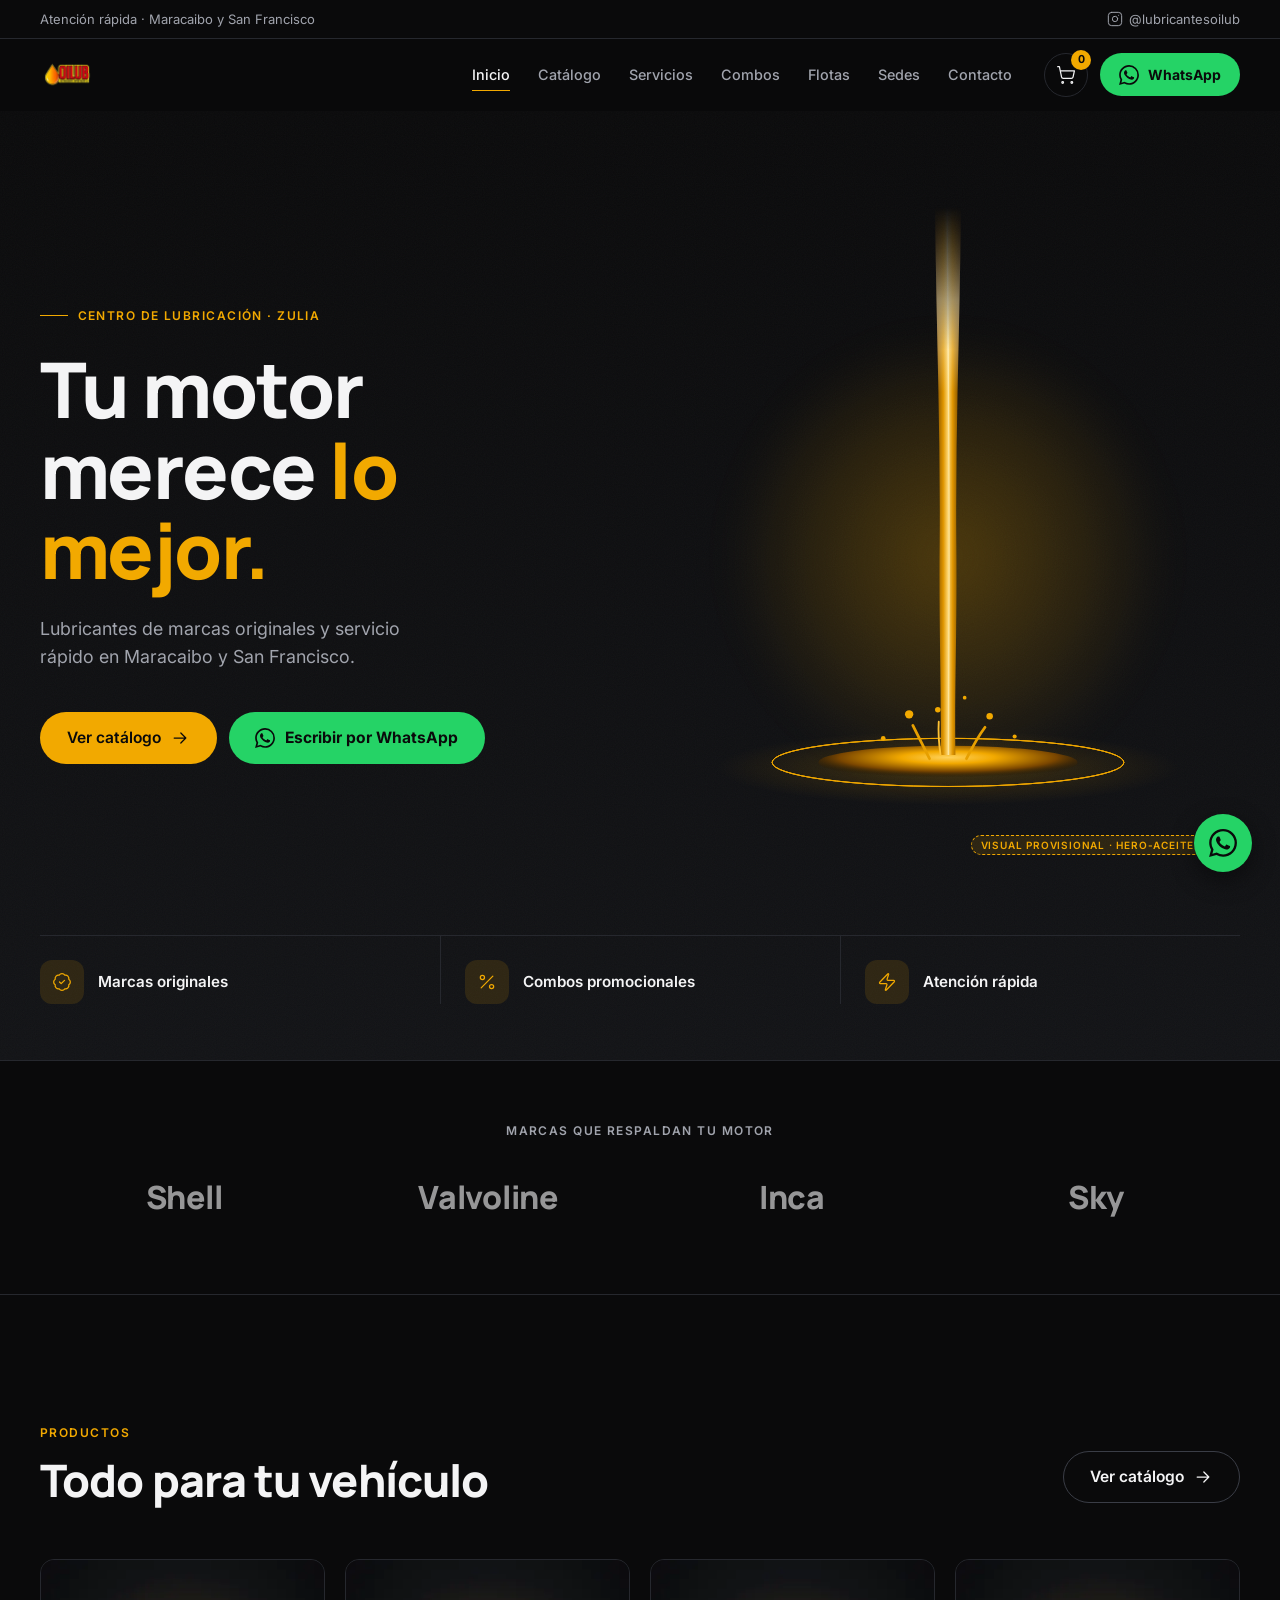
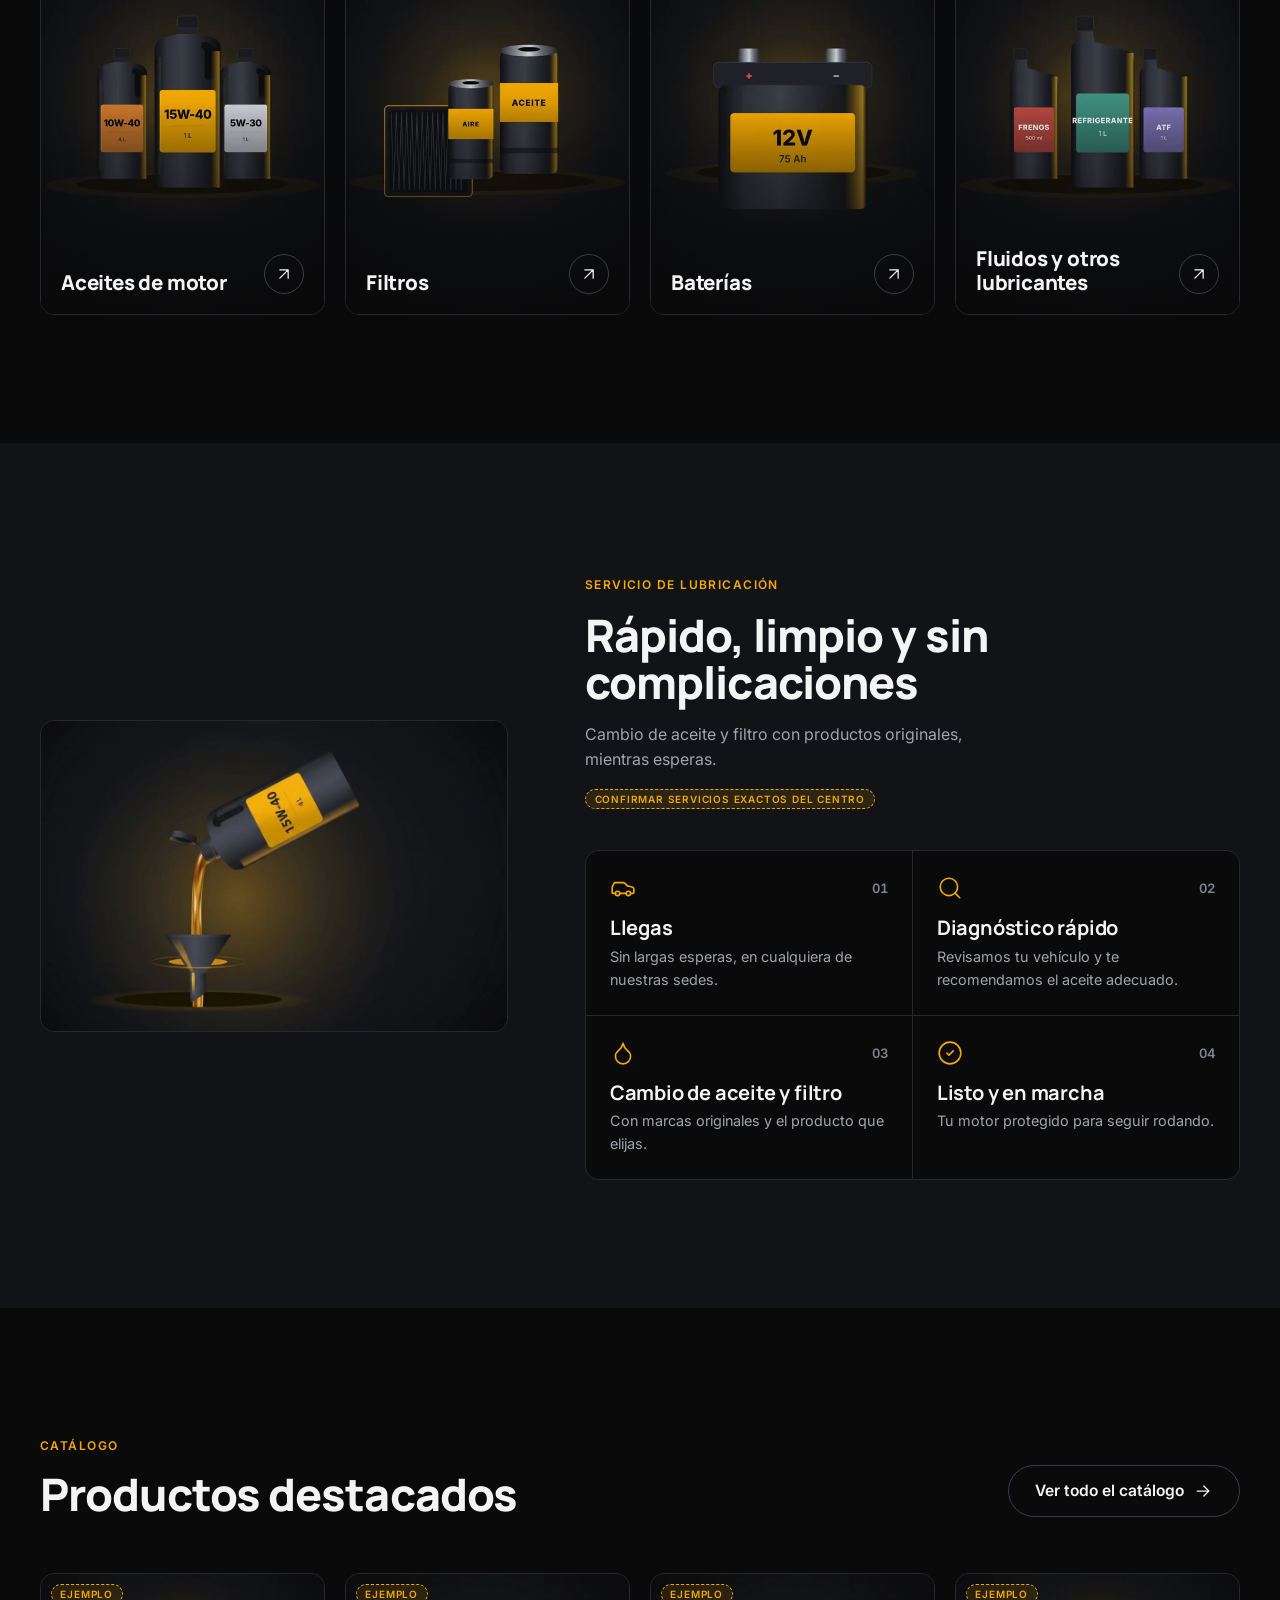
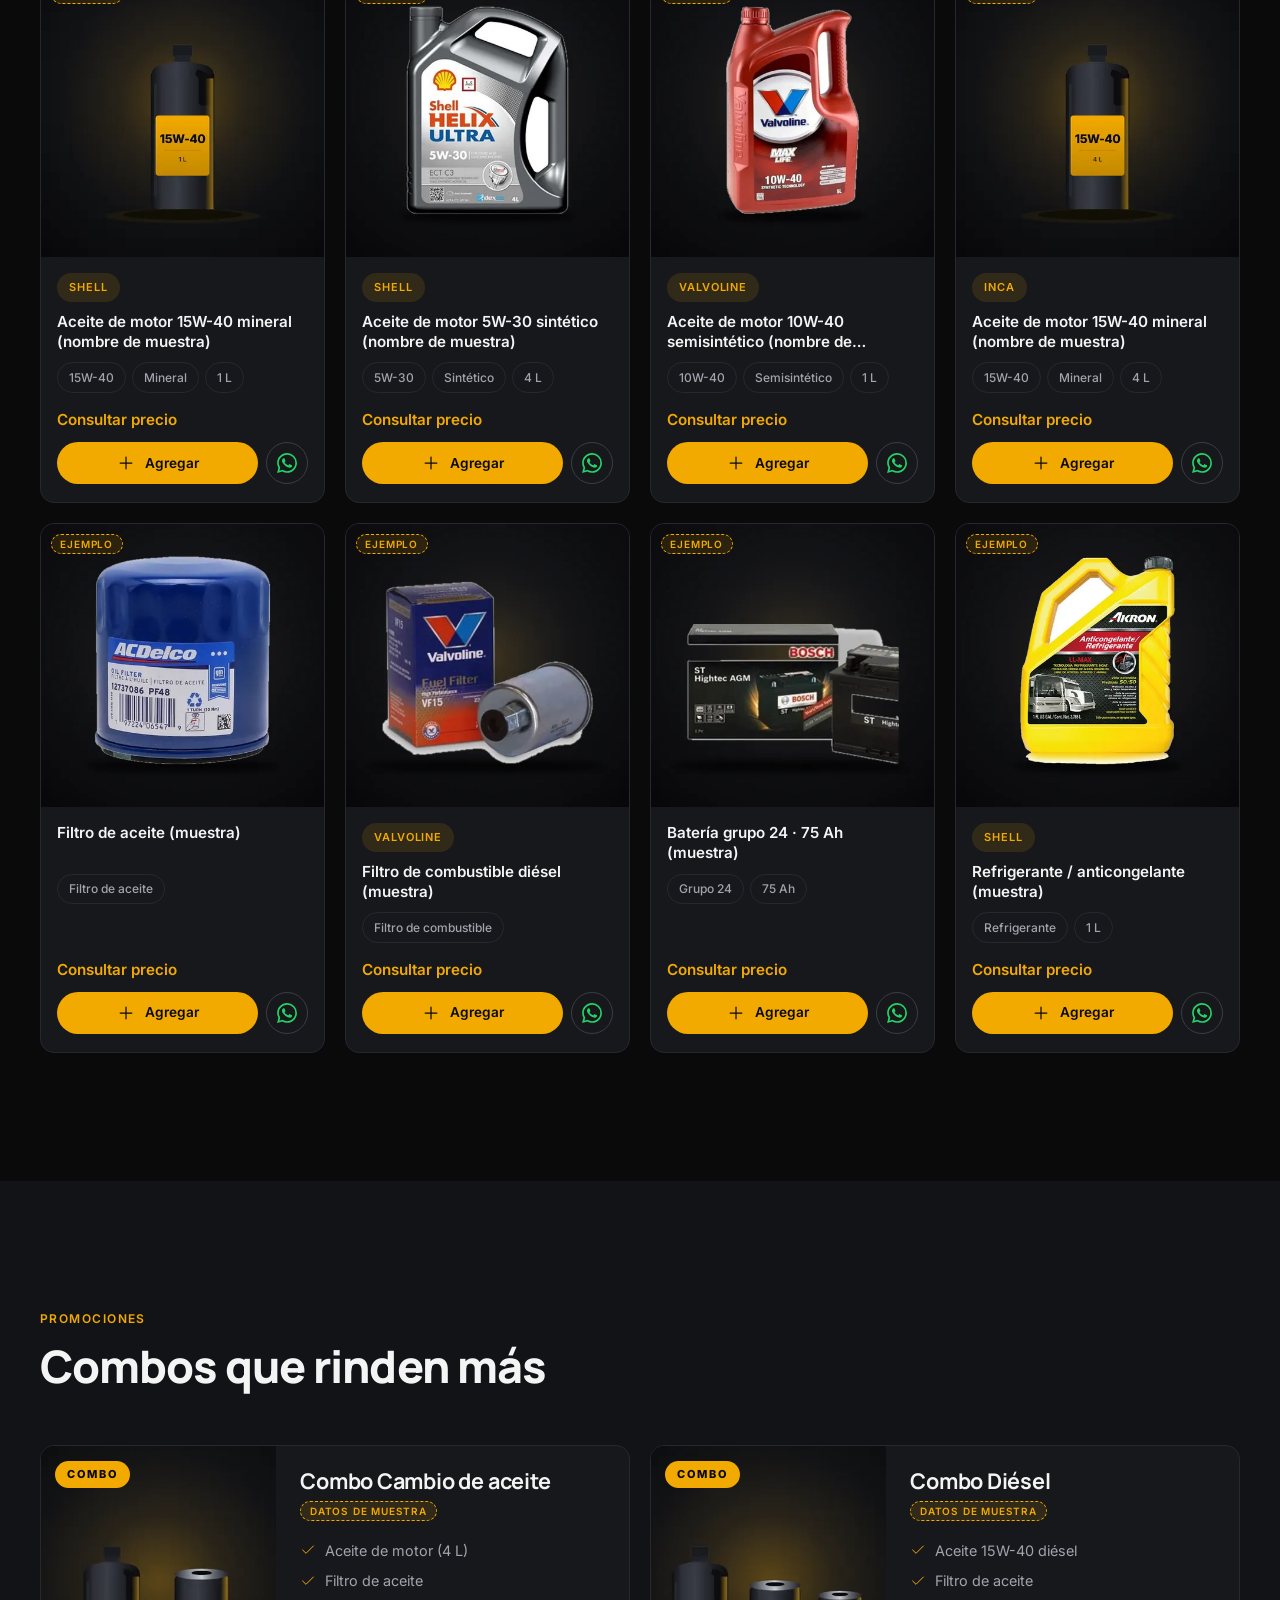
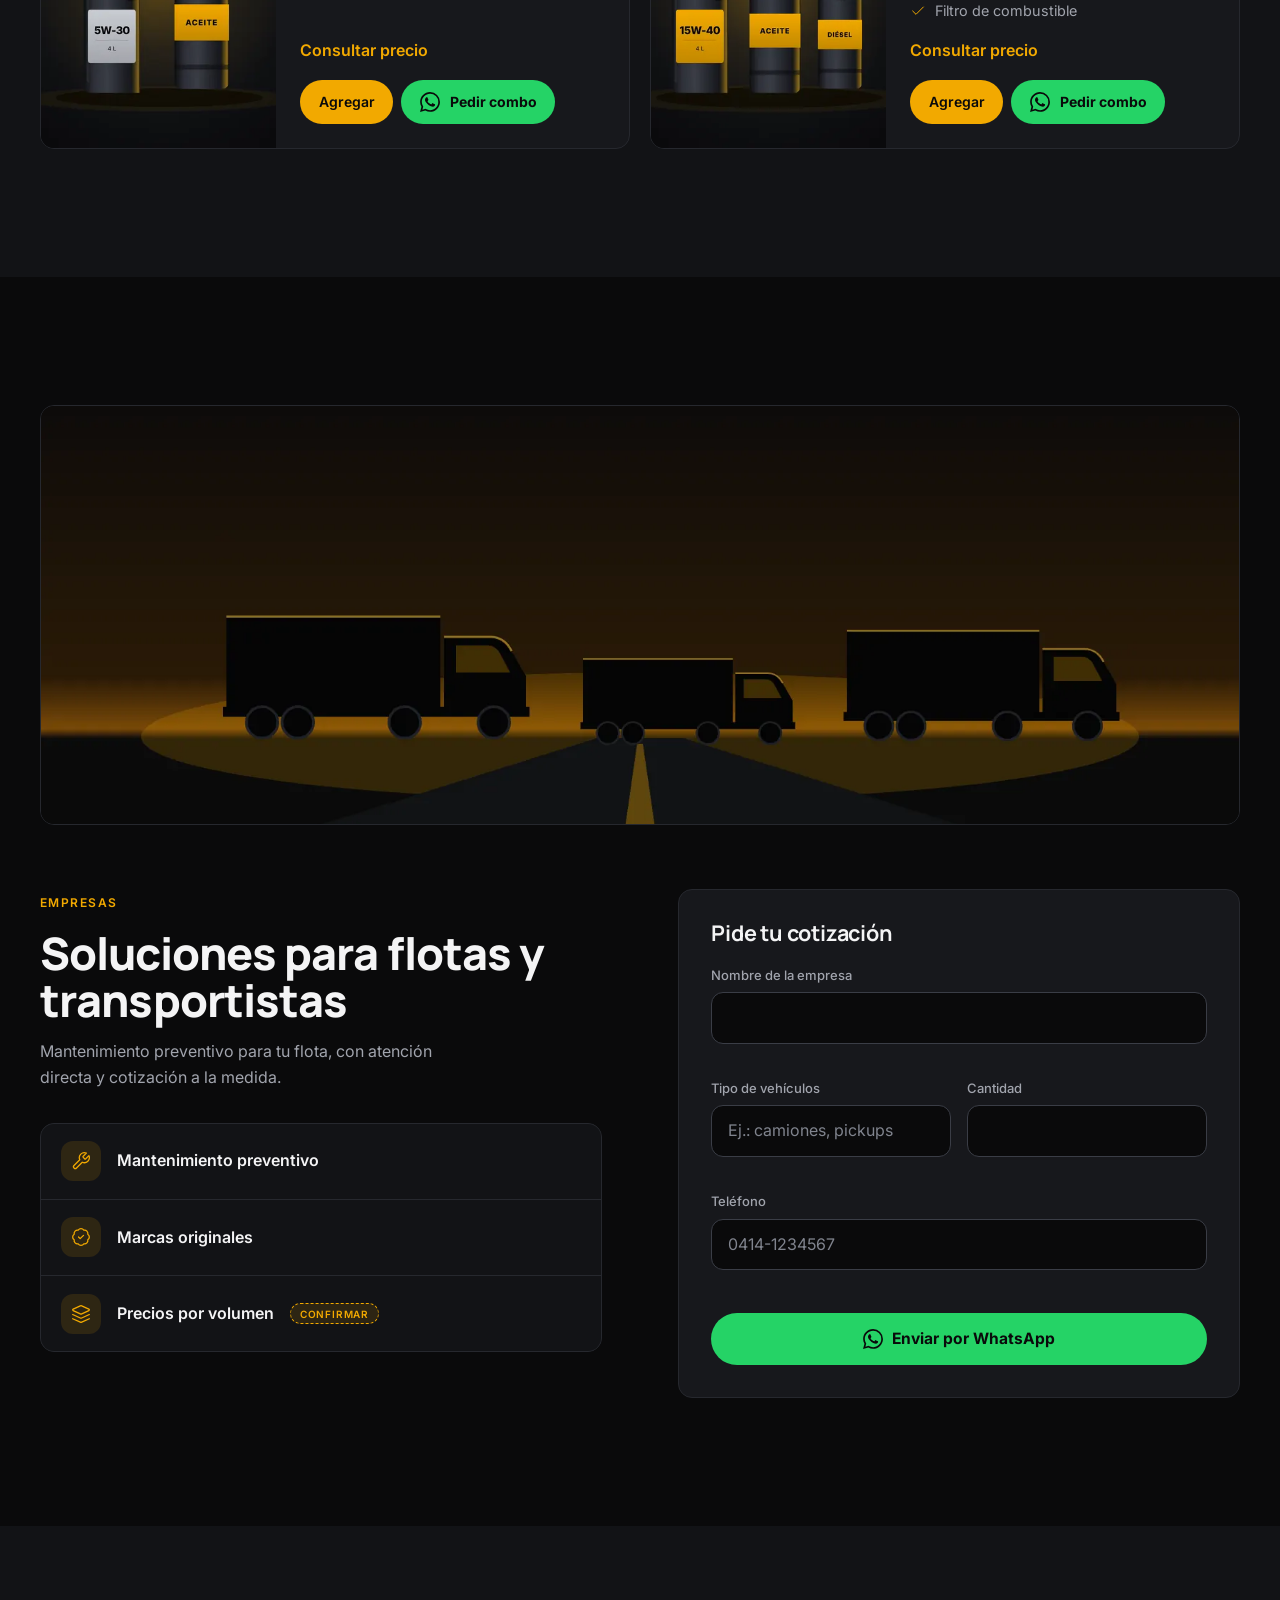
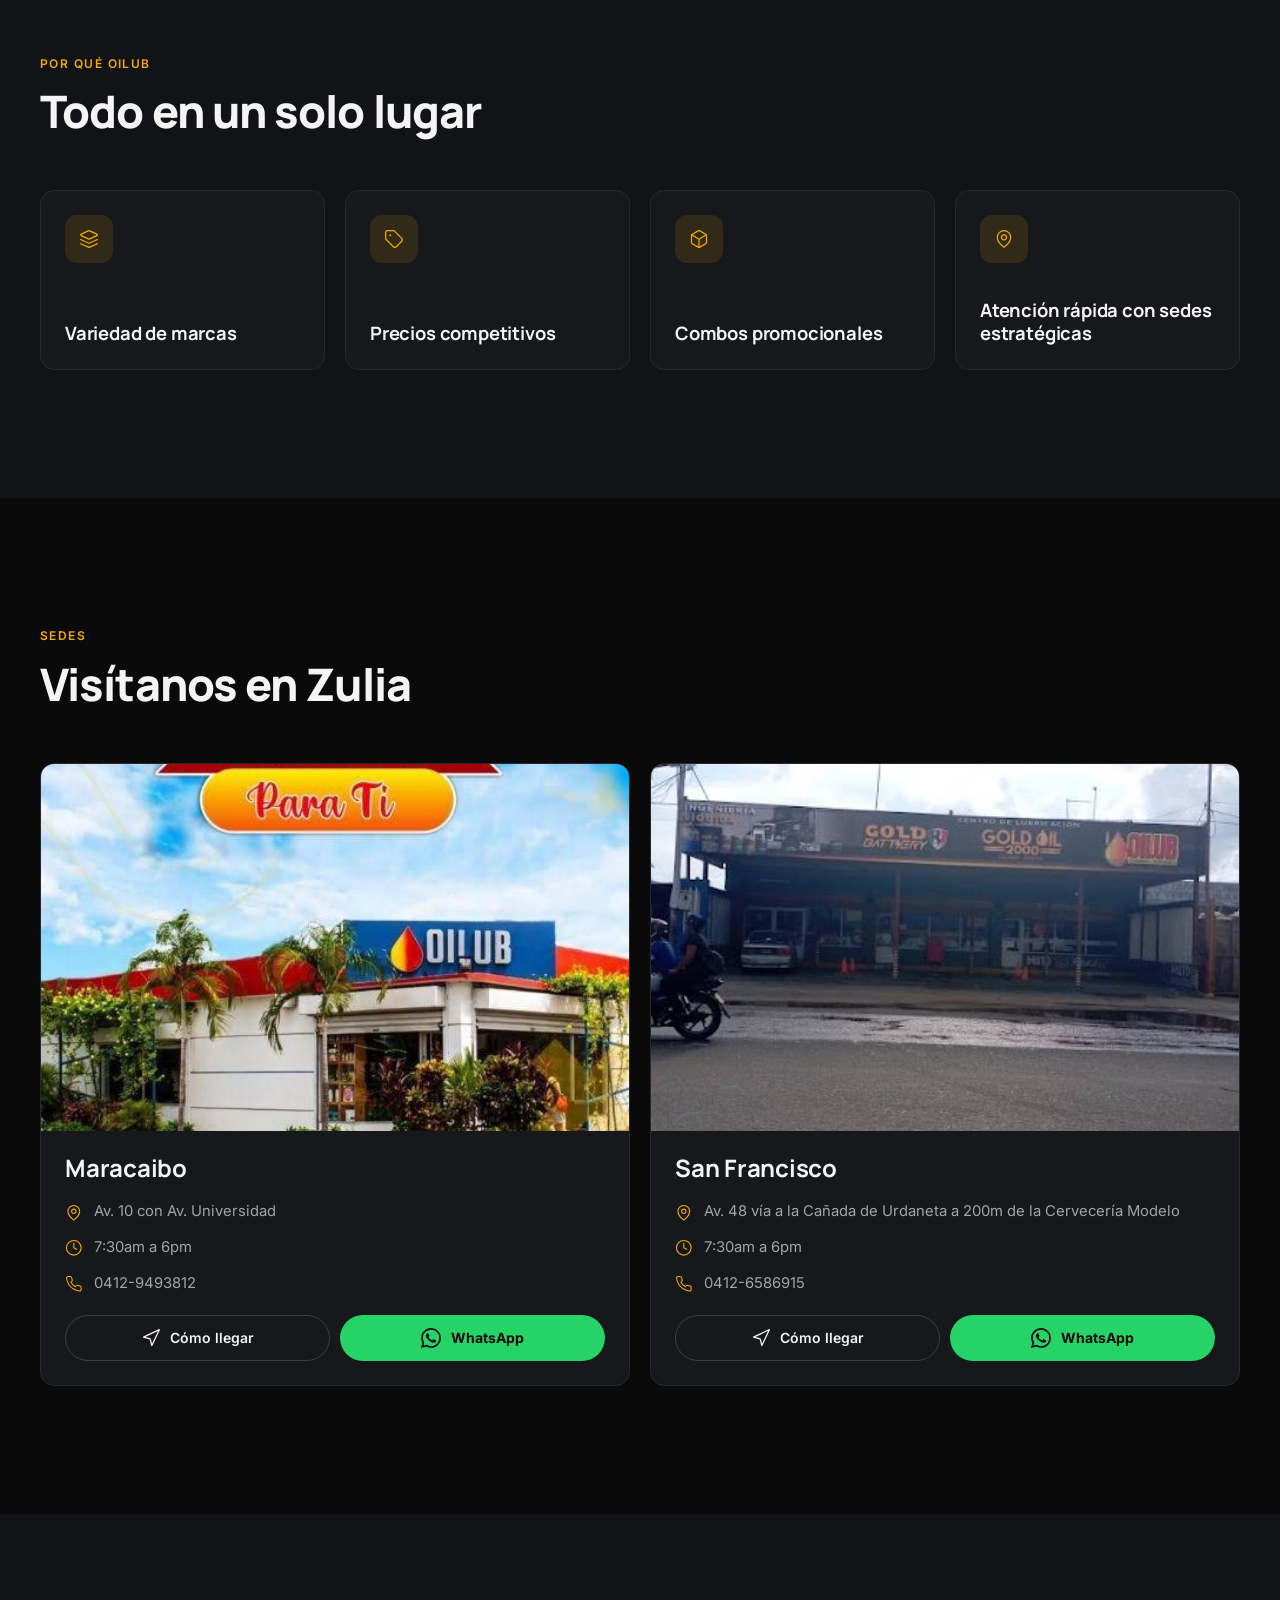
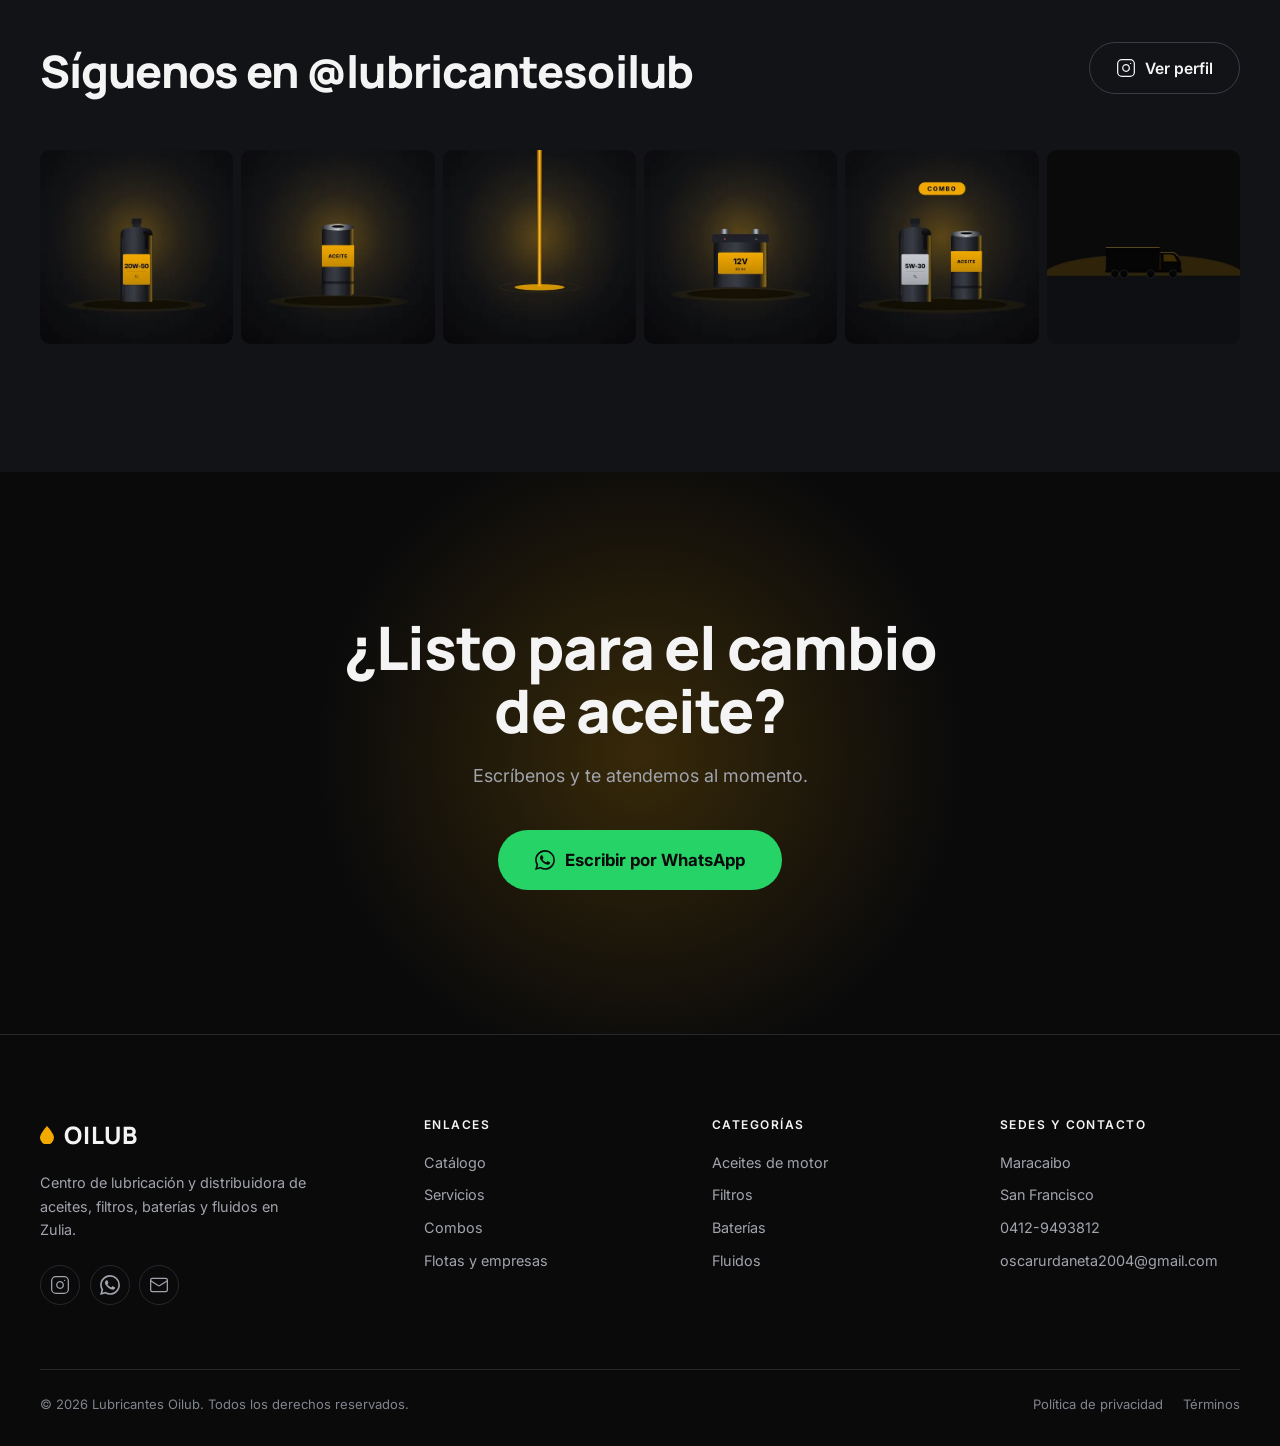
<file: index.html>
<!DOCTYPE html>
<html lang="es-VE" class="no-js">
<head>
  <meta charset="utf-8">
  <meta name="viewport" content="width=device-width, initial-scale=1">
  <title>Lubricantes Oilub | Aceites, filtros y baterías en Maracaibo y San Francisco</title>
  <meta name="description" content="Centro de lubricación y distribuidora de aceites Shell, Valvoline, Inca y Sky. Combos y atención rápida en Zulia.">
  <meta name="theme-color" content="#0A0A0B">
  <!-- [[DOMINIO]]: reemplazar en todo el sitio al tener el dominio definitivo -->
  <link rel="canonical" href="https://[[DOMINIO]]/">
  <link rel="icon" href="assets/icons/favicon.svg" type="image/svg+xml">

  <!-- Open Graph / Twitter -->
  <meta property="og:type" content="website">
  <meta property="og:locale" content="es_VE">
  <meta property="og:site_name" content="Lubricantes Oilub">
  <meta property="og:title" content="Lubricantes Oilub | Aceites, filtros y baterías en Maracaibo y San Francisco">
  <meta property="og:description" content="Centro de lubricación y distribuidora de aceites Shell, Valvoline, Inca y Sky. Combos y atención rápida en Zulia.">
  <meta property="og:url" content="https://[[DOMINIO]]/">
  <meta property="og:image" content="https://[[DOMINIO]]/assets/img/og-oilub.jpg">
  <meta property="og:image:width" content="1200">
  <meta property="og:image:height" content="630">
  <meta name="twitter:card" content="summary_large_image">
  <meta name="twitter:title" content="Lubricantes Oilub | Aceites, filtros y baterías en Maracaibo y San Francisco">
  <meta name="twitter:description" content="Centro de lubricación y distribuidora de aceites Shell, Valvoline, Inca y Sky. Combos y atención rápida en Zulia.">
  <meta name="twitter:image" content="https://[[DOMINIO]]/assets/img/og-oilub.jpg">

  <!-- Tipografías provisionales (se reemplazan por [[TIPOGRAFIA_CORPORATIVA]]) -->
  <link rel="preconnect" href="https://fonts.googleapis.com">
  <link rel="preconnect" href="https://fonts.gstatic.com" crossorigin>
  <link rel="stylesheet" href="https://fonts.googleapis.com/css2?family=Inter:wght@400;500;600;700&family=Manrope:wght@700;800&display=swap">

  <link rel="stylesheet" href="css/variables.css">
  <link rel="stylesheet" href="css/base.css">
  <link rel="stylesheet" href="css/componentes.css">
  <link rel="stylesheet" href="css/paginas.css">
  <!-- Datos estructurados del negocio. Al confirmar los datos de cada sede, agregar
       streetAddress, openingHours, telephone y geo dentro de cada "department". -->
  <script type="application/ld+json">
  {
    "@context": "https://schema.org",
    "@type": "AutoPartsStore",
    "name": "Lubricantes Oilub",
    "description": "Centro de lubricación automotriz y distribuidora de aceites, filtros, baterías y fluidos en Maracaibo y San Francisco, Zulia.",
    "url": "https://[[DOMINIO]]/",
    "image": "https://[[DOMINIO]]/assets/img/og-oilub.jpg",
    "telephone": "+58-414-3672850",
    "email": "oscarurdaneta2004@gmail.com",
    "areaServed": ["Maracaibo", "San Francisco", "Zulia"],
    "sameAs": ["https://instagram.com/lubricantesoilub"],
    "department": [
      {
        "@type": "AutoRepair",
        "name": "Lubricantes Oilub Maracaibo",
        "address": { "@type": "PostalAddress", "addressLocality": "Maracaibo", "addressRegion": "Zulia", "addressCountry": "VE" }
      },
      {
        "@type": "AutoRepair",
        "name": "Lubricantes Oilub San Francisco",
        "address": { "@type": "PostalAddress", "addressLocality": "San Francisco", "addressRegion": "Zulia", "addressCountry": "VE" }
      }
    ]
  }
  </script>
</head>
<body>
  <a class="saltar-contenido" href="#contenido">Saltar al contenido</a>

  <!-- ================= BARRA SUPERIOR ================= -->
  <div class="barra-superior">
    <div class="contenedor">
      <p data-c="barraSuperior.texto">Atención rápida · Maracaibo y San Francisco</p>
      <a href="https://instagram.com/lubricantesoilub" target="_blank" rel="noopener" aria-label="Instagram de Lubricantes Oilub">
        <svg class="icono" viewBox="0 0 24 24" aria-hidden="true"><rect x="2" y="2" width="20" height="20" rx="5"/><path d="M16 11.37A4 4 0 1 1 12.63 8 4 4 0 0 1 16 11.37z"/><path d="M17.5 6.5h.01"/></svg>
        <span class="barra-superior__texto-largo">@lubricantesoilub</span>
      </a>
    </div>
  </div>

  <!-- ================= HEADER ================= -->
  <header class="header">
    <div class="contenedor">
      <!-- LOGO PROVISIONAL: reemplazar por <img src="assets/logos/oilub.svg" alt="Lubricantes Oilub" width="…" height="…"> -->
      <a href="#inicio" class="logo" aria-label="Lubricantes Oilub, inicio">
        <img src="assets/img/logo-oilub.png" alt="Lubricantes Oilub" style="height:40px;width:auto;border-radius:4px">
      </a>

      <nav class="nav" aria-label="Principal">
        <ul class="nav__lista">
          <li><a class="nav__enlace" href="#inicio" aria-current="page">Inicio</a></li>
          <li><a class="nav__enlace" href="catalogo.html">Catálogo</a></li>
          <li><a class="nav__enlace" href="#servicios">Servicios</a></li>
          <li><a class="nav__enlace" href="#combos">Combos</a></li>
          <li><a class="nav__enlace" href="#flotas">Flotas</a></li>
          <li><a class="nav__enlace" href="#sedes">Sedes</a></li>
          <li><a class="nav__enlace" href="#contacto">Contacto</a></li>
        </ul>
      </nav>

      <div class="header__acciones">
        <button class="btn-carrito" type="button" aria-label="Abrir carrito, 0 productos" aria-controls="carrito">
          <svg class="icono" viewBox="0 0 24 24" aria-hidden="true"><circle cx="8" cy="21" r="1"/><circle cx="19" cy="21" r="1"/><path d="M2.05 2.05h2l2.66 12.42a2 2 0 0 0 2 1.58h9.78a2 2 0 0 0 1.95-1.57l1.65-7.43H5.12"/></svg>
          <span class="btn-carrito__contador num" aria-hidden="true">0</span>
        </button>
        <a class="btn btn--whatsapp btn--pequeno" data-wa href="https://wa.me/584129493812">
          <svg class="icono icono--relleno" viewBox="0 0 24 24" aria-hidden="true"><use href="#i-whatsapp"/></svg>
          WhatsApp
        </a>
        <button class="btn-menu" type="button" aria-label="Abrir menú" aria-expanded="false" aria-controls="menu-movil">
          <svg class="icono" viewBox="0 0 24 24" aria-hidden="true"><path d="M4 7h16M4 12h16M4 17h10"/></svg>
        </button>
      </div>
    </div>
  </header>

  <!-- Menú móvil -->
  <div class="menu-movil" id="menu-movil" aria-hidden="true">
    <ul class="menu-movil__lista">
      <li><a href="#inicio">Inicio</a></li>
      <li><a href="catalogo.html">Catálogo</a></li>
      <li><a href="#servicios">Servicios</a></li>
      <li><a href="#combos">Combos</a></li>
      <li><a href="#flotas">Flotas</a></li>
      <li><a href="#sedes">Sedes</a></li>
      <li><a href="#contacto">Contacto</a></li>
    </ul>
    <a class="btn btn--whatsapp" data-wa href="https://wa.me/584129493812">
      <svg class="icono icono--relleno" viewBox="0 0 24 24" aria-hidden="true"><use href="#i-whatsapp"/></svg>
      Escribir por WhatsApp
    </a>
  </div>

  <main id="contenido">
    <!-- ================= HERO ================= -->
    <section class="hero" id="inicio" aria-labelledby="hero-titulo">
      <div class="contenedor">
        <div class="hero__grid">
          <div class="hero__texto">
            <p class="hero__etiqueta etiqueta revelar" data-c="hero.etiqueta">Centro de lubricación · Zulia</p>
            <h1 class="hero__titulo revelar" id="hero-titulo" style="--retraso:80ms" data-c="hero.titulo">Tu motor merece <em>lo mejor.</em></h1>
            <p class="hero__subtitulo revelar" style="--retraso:160ms" data-c="hero.subtitulo">Lubricantes de marcas originales y servicio rápido en Maracaibo y San Francisco.</p>
            <div class="hero__botones revelar" style="--retraso:240ms">
              <a class="btn btn--primario" href="#catalogo">
                <span data-c="hero.botonCatalogo">Ver catálogo</span>
                <svg class="icono" viewBox="0 0 24 24" aria-hidden="true"><path d="M5 12h14M13 6l6 6-6 6"/></svg>
              </a>
              <a class="btn btn--whatsapp" data-wa href="https://wa.me/584129493812">
                <svg class="icono icono--relleno" viewBox="0 0 24 24" aria-hidden="true"><use href="#i-whatsapp"/></svg>
                <span data-c="hero.botonWhatsapp">Escribir por WhatsApp</span>
              </a>
            </div>
          </div>

          <!--
            VISUAL PROVISIONAL (ilustración vectorial de un chorro de aceite dorado).
            Cuando llegue la fotografía, reemplazar el <svg> completo por:

            <picture>
              <source media="(max-width: 900px)" type="image/webp"
                      srcset="assets/img/hero-aceite-4x5-480.webp 480w, assets/img/hero-aceite-4x5-960.webp 960w">
              <source type="image/webp"
                      srcset="assets/img/hero-aceite-960.webp 960w, assets/img/hero-aceite-1600.webp 1600w">
              <img src="assets/img/hero-aceite-1600.jpg" width="1600" height="900"
                   alt="Chorro de aceite de motor dorado cayendo sobre fondo negro"
                   fetchpriority="high">
            </picture>
          -->
          <div class="hero__media revelar" style="--retraso:120ms">
            <svg viewBox="0 0 600 700" role="img" aria-label="Chorro de aceite de motor dorado cayendo sobre fondo negro">
              <defs>
                <linearGradient id="g-chorro" x1="0" x2="1" y1="0" y2="0">
                  <stop offset="0" stop-color="#6B3F00"/>
                  <stop offset=".32" stop-color="#E09600"/>
                  <stop offset=".5" stop-color="#FFD873"/>
                  <stop offset=".68" stop-color="#E09600"/>
                  <stop offset="1" stop-color="#5C3600"/>
                </linearGradient>
                <linearGradient id="g-aparicion" x1="0" x2="0" y1="0" y2="1">
                  <stop offset="0" stop-color="#fff" stop-opacity="0"/>
                  <stop offset=".22" stop-color="#fff" stop-opacity="1"/>
                </linearGradient>
                <mask id="m-aparicion" maskUnits="userSpaceOnUse" x="0" y="0" width="600" height="700">
                  <rect width="600" height="700" fill="url(#g-aparicion)"/>
                </mask>
                <linearGradient id="g-brillo" x1="0" x2="0" y1="0" y2="1">
                  <stop offset="0" stop-color="#FFF6D6" stop-opacity="0"/>
                  <stop offset=".5" stop-color="#FFF6D6" stop-opacity=".9"/>
                  <stop offset="1" stop-color="#FFF6D6" stop-opacity="0"/>
                </linearGradient>
                <radialGradient id="g-charco" cx=".5" cy=".35" r=".6">
                  <stop offset="0" stop-color="#FFD25C"/>
                  <stop offset=".3" stop-color="#F2A900"/>
                  <stop offset=".7" stop-color="#7A4600"/>
                  <stop offset="1" stop-color="#1A1000" stop-opacity="0"/>
                </radialGradient>
                <radialGradient id="g-reflejo" cx=".5" cy=".5" r=".5">
                  <stop offset="0" stop-color="#F2A900" stop-opacity=".22"/>
                  <stop offset="1" stop-color="#F2A900" stop-opacity="0"/>
                </radialGradient>
                <clipPath id="clip-chorro">
                  <path d="M286 0C287 120 292 240 291 360C290 450 293 520 292 592H308C307 520 310 450 309 360C308 240 313 120 314 0Z"/>
                </clipPath>
              </defs>

              <!-- Reflejo sobre la superficie -->
              <ellipse cx="300" cy="606" rx="250" ry="40" fill="url(#g-reflejo)"/>

              <!-- Ondas que se expanden -->
              <g fill="none" stroke="#F2A900" stroke-width="1">
                <ellipse class="onda" cx="300" cy="600" rx="190" ry="26"/>
                <ellipse class="onda onda--2" cx="300" cy="600" rx="190" ry="26"/>
                <ellipse class="onda onda--3" cx="300" cy="600" rx="190" ry="26"/>
              </g>

              <!-- Charco -->
              <ellipse cx="300" cy="600" rx="140" ry="18" fill="url(#g-charco)"/>

              <!-- Chorro -->
              <g mask="url(#m-aparicion)">
                <path d="M286 0C287 120 292 240 291 360C290 450 293 520 292 592H308C307 520 310 450 309 360C308 240 313 120 314 0Z" fill="url(#g-chorro)"/>
                <path d="M299 0C300 150 302 300 301 450C300.5 520 301 560 300.5 592" fill="none" stroke="#FFF3C4" stroke-width="1.4" stroke-opacity=".6"/>
                <g clip-path="url(#clip-chorro)">
                  <rect class="chorro-brillo" x="280" y="0" width="40" height="200" fill="url(#g-brillo)" opacity=".7"/>
                </g>
              </g>

              <!-- Corona de salpicadura -->
              <g fill="#F2A900">
                <path d="M280 596Q270 576 262 560" fill="none" stroke="#E7A000" stroke-width="3" stroke-linecap="round"/>
                <path d="M320 596Q331 574 340 562" fill="none" stroke="#E7A000" stroke-width="3" stroke-linecap="round"/>
                <path d="M292 592Q289 572 290 556" fill="none" stroke="#FFC233" stroke-width="2" stroke-linecap="round"/>
                <circle cx="258" cy="548" r="4.5"/>
                <circle cx="345" cy="550" r="3.5"/>
                <circle cx="289" cy="543" r="3"/>
                <circle cx="230" cy="574" r="2.5"/>
                <circle cx="372" cy="572" r="2.2"/>
                <circle cx="318" cy="530" r="2"/>
              </g>
            </svg>
            <span class="hero__credito marca-dev">Visual provisional · hero-aceite.webp</span>
          </div>
        </div>

        <!-- Datos de confianza (sin números inventados) -->
        <ul class="hero__datos">
          <li class="dato revelar" style="--retraso:300ms">
            <span class="dato__icono">
              <svg class="icono" viewBox="0 0 24 24" aria-hidden="true"><path d="M3.85 8.62a4 4 0 0 1 4.78-4.77 4 4 0 0 1 6.74 0 4 4 0 0 1 4.78 4.78 4 4 0 0 1 0 6.74 4 4 0 0 1-4.77 4.78 4 4 0 0 1-6.75 0 4 4 0 0 1-4.78-4.77 4 4 0 0 1 0-6.76Z"/><path d="m9 12 2 2 4-4"/></svg>
            </span>
            <span class="dato__texto" data-c="hero.dato1">Marcas originales</span>
          </li>
          <li class="dato revelar" style="--retraso:380ms">
            <span class="dato__icono">
              <svg class="icono" viewBox="0 0 24 24" aria-hidden="true"><path d="M19 5 5 19"/><circle cx="6.5" cy="6.5" r="2.5"/><circle cx="17.5" cy="17.5" r="2.5"/></svg>
            </span>
            <span class="dato__texto" data-c="hero.dato2">Combos promocionales</span>
          </li>
          <li class="dato revelar" style="--retraso:460ms">
            <span class="dato__icono">
              <svg class="icono" viewBox="0 0 24 24" aria-hidden="true"><path d="M4 14a1 1 0 0 1-.78-1.63l9.9-10.2a.5.5 0 0 1 .86.46l-1.92 6.02A1 1 0 0 0 13 10h7a1 1 0 0 1 .78 1.63l-9.9 10.2a.5.5 0 0 1-.86-.46l1.92-6.02A1 1 0 0 0 11 14z"/></svg>
            </span>
            <span class="dato__texto" data-c="hero.dato3">Atención rápida</span>
          </li>
        </ul>
      </div>
    </section>

    <!-- ================= MARCAS ================= -->
    <section class="marcas" aria-labelledby="marcas-titulo">
      <div class="contenedor">
        <h2 class="marcas__titulo" id="marcas-titulo" data-c="marcas.titulo">Marcas que respaldan tu motor</h2>
        <!-- Se muestran los nombres en texto hasta recibir los logos oficiales (assets/logos/). -->
        <ul class="marcas__lista">
          <li class="marca">Shell</li>
          <li class="marca">Valvoline</li>
          <li class="marca">Inca</li>
          <li class="marca">Sky</li>
        </ul>
      </div>
    </section>

    <!-- ================= CATEGORÍAS ================= -->
    <section class="seccion" id="categorias" aria-labelledby="categorias-titulo">
      <div class="contenedor">
        <div class="seccion__cabecera revelar">
          <div>
            <span class="etiqueta" data-c="categorias.etiqueta">Productos</span>
            <h2 class="seccion__titulo" id="categorias-titulo" data-c="categorias.titulo">Todo para tu vehículo</h2>
          </div>
          <a class="btn btn--secundario" href="catalogo.html">Ver catálogo <svg class="icono" viewBox="0 0 24 24" aria-hidden="true"><path d="M5 12h14M13 6l6 6-6 6"/></svg></a>
        </div>
        <div class="categorias-grid">
          <a class="categoria revelar" href="catalogo.html#aceites-motor" style="--retraso:0ms">
            <img src="assets/img/cat-aceites.webp" srcset="assets/img/cat-aceites-480.webp 480w, assets/img/cat-aceites.webp 960w" sizes="(max-width: 900px) 50vw, 290px" width="960" height="1200" loading="lazy" decoding="async" alt="Botellas de aceite de motor sobre superficie oscura">
            <span class="categoria__info">
              <span class="categoria__nombre h3" data-c="categorias.aceites">Aceites de motor</span>
              <span class="categoria__flecha"><svg class="icono" viewBox="0 0 24 24" aria-hidden="true"><path d="M7 17 17 7M7 7h10v10"/></svg></span>
            </span>
          </a>
          <a class="categoria revelar" href="catalogo.html#filtros" style="--retraso:80ms">
            <img src="assets/img/cat-filtros.webp" srcset="assets/img/cat-filtros-480.webp 480w, assets/img/cat-filtros.webp 960w" sizes="(max-width: 900px) 50vw, 290px" width="960" height="1200" loading="lazy" decoding="async" alt="Filtros de aceite y de aire sobre fondo negro">
            <span class="categoria__info">
              <span class="categoria__nombre h3" data-c="categorias.filtros">Filtros</span>
              <span class="categoria__flecha"><svg class="icono" viewBox="0 0 24 24" aria-hidden="true"><path d="M7 17 17 7M7 7h10v10"/></svg></span>
            </span>
          </a>
          <a class="categoria revelar" href="catalogo.html#baterias" style="--retraso:160ms">
            <img src="assets/img/cat-baterias.webp" srcset="assets/img/cat-baterias-480.webp 480w, assets/img/cat-baterias.webp 960w" sizes="(max-width: 900px) 50vw, 290px" width="960" height="1200" loading="lazy" decoding="async" alt="Batería automotriz de 12 voltios sobre fondo oscuro">
            <span class="categoria__info">
              <span class="categoria__nombre h3" data-c="categorias.baterias">Baterías</span>
              <span class="categoria__flecha"><svg class="icono" viewBox="0 0 24 24" aria-hidden="true"><path d="M7 17 17 7M7 7h10v10"/></svg></span>
            </span>
          </a>
          <a class="categoria revelar" href="catalogo.html#fluidos" style="--retraso:240ms">
            <img src="assets/img/cat-fluidos.webp" srcset="assets/img/cat-fluidos-480.webp 480w, assets/img/cat-fluidos.webp 960w" sizes="(max-width: 900px) 50vw, 290px" width="960" height="1200" loading="lazy" decoding="async" alt="Envases de refrigerante, líquido de frenos y aceite de transmisión">
            <span class="categoria__info">
              <span class="categoria__nombre h3" data-c="categorias.fluidos">Fluidos y otros lubricantes</span>
              <span class="categoria__flecha"><svg class="icono" viewBox="0 0 24 24" aria-hidden="true"><path d="M7 17 17 7M7 7h10v10"/></svg></span>
            </span>
          </a>
        </div>
      </div>
    </section>

    <!-- ================= SERVICIOS ================= -->
    <section class="seccion seccion--elevada" id="servicios" aria-labelledby="servicios-titulo">
      <div class="contenedor">
        <div class="servicios__grid">
          <div class="servicios__media revelar">
            <img src="assets/img/servicio-lubricacion.jpg" loading="lazy" decoding="async" alt="Aceite de motor vertiéndose en un embudo durante un cambio de aceite">
          </div>
          <div class="revelar" style="--retraso:100ms">
            <span class="etiqueta" data-c="servicios.etiqueta">Servicio de lubricación</span>
            <h2 class="seccion__titulo" id="servicios-titulo" style="margin-top:.9rem" data-c="servicios.titulo">Rápido, limpio y sin complicaciones</h2>
            <p class="seccion__descripcion" data-c="servicios.descripcion">Cambio de aceite y filtro con productos originales, mientras esperas.</p>
            <span class="marca-dev" style="margin-top:1rem">Confirmar servicios exactos del centro</span>
            <ol class="pasos">
              <li class="paso">
                <div class="paso__cabeza"><svg class="icono" viewBox="0 0 24 24" aria-hidden="true"><path d="M19 17h2c.6 0 1-.4 1-1v-3c0-.9-.7-1.7-1.5-1.9C18.7 10.6 16 10 16 10s-1.3-1.4-2.2-2.3c-.5-.4-1.1-.7-1.8-.7H5c-.6 0-1.1.4-1.4.9l-1.4 2.9A3.7 3.7 0 0 0 2 12v4c0 .6.4 1 1 1h2"/><circle cx="7" cy="17" r="2"/><path d="M9 17h6"/><circle cx="17" cy="17" r="2"/></svg></div>
                <h3 data-c="servicios.paso1">Llegas</h3>
                <p data-c="servicios.paso1Texto">Sin largas esperas, en cualquiera de nuestras sedes.</p>
              </li>
              <li class="paso">
                <div class="paso__cabeza"><svg class="icono" viewBox="0 0 24 24" aria-hidden="true"><circle cx="11" cy="11" r="8"/><path d="m21 21-4.3-4.3"/></svg></div>
                <h3 data-c="servicios.paso2">Diagnóstico rápido</h3>
                <p data-c="servicios.paso2Texto">Revisamos tu vehículo y te recomendamos el aceite adecuado.</p>
              </li>
              <li class="paso">
                <div class="paso__cabeza"><svg class="icono" viewBox="0 0 24 24" aria-hidden="true"><path d="M12 22a7 7 0 0 0 7-7c0-2-1-3.9-3-5.5s-3.5-4-4-6.5c-.5 2.5-2 4.9-4 6.5C6 11.1 5 13 5 15a7 7 0 0 0 7 7z"/></svg></div>
                <h3 data-c="servicios.paso3">Cambio de aceite y filtro</h3>
                <p data-c="servicios.paso3Texto">Con marcas originales y el producto que elijas.</p>
              </li>
              <li class="paso">
                <div class="paso__cabeza"><svg class="icono" viewBox="0 0 24 24" aria-hidden="true"><circle cx="12" cy="12" r="10"/><path d="m9 12 2 2 4-4"/></svg></div>
                <h3 data-c="servicios.paso4">Listo y en marcha</h3>
                <p data-c="servicios.paso4Texto">Tu motor protegido para seguir rodando.</p>
              </li>
            </ol>
          </div>
        </div>
      </div>
    </section>

    <!-- ================= PRODUCTOS DESTACADOS ================= -->
    <section class="seccion" id="catalogo" aria-labelledby="destacados-titulo">
      <div class="contenedor">
        <div class="seccion__cabecera revelar">
          <div>
            <span class="etiqueta" data-c="destacados.etiqueta">Catálogo</span>
            <h2 class="seccion__titulo" id="destacados-titulo" data-c="destacados.titulo">Productos destacados</h2>
          </div>
          <a class="btn btn--secundario" href="catalogo.html"><span data-c="destacados.boton">Ver todo el catálogo</span> <svg class="icono" viewBox="0 0 24 24" aria-hidden="true"><path d="M5 12h14M13 6l6 6-6 6"/></svg></a>
        </div>
        <div class="productos-grid" id="destacados-grid" aria-live="polite">
          <div class="producto producto--cargando" aria-hidden="true"></div><div class="producto producto--cargando" aria-hidden="true"></div>
          <div class="producto producto--cargando" aria-hidden="true"></div><div class="producto producto--cargando" aria-hidden="true"></div>
        </div>
      </div>
    </section>

    <!-- ================= COMBOS ================= -->
    <section class="seccion seccion--elevada" id="combos" aria-labelledby="combos-titulo">
      <div class="contenedor">
        <div class="seccion__cabecera revelar">
          <div>
            <span class="etiqueta" data-c="combos.etiqueta">Promociones</span>
            <h2 class="seccion__titulo" id="combos-titulo" data-c="combos.titulo">Combos que rinden más</h2>
          </div>
        </div>
        <!-- Los combos se cargan desde data/combos.json -->
        <div class="combos-lista" id="combos-lista"></div>
      </div>
    </section>

    <!-- ================= FLOTAS ================= -->
    <section class="seccion flotas" id="flotas" aria-labelledby="flotas-titulo">
      <div class="contenedor">
        <div class="flotas__banner revelar">
          <img src="assets/img/flotas.webp" srcset="assets/img/flotas-480.webp 480w, assets/img/flotas.webp 1680w" sizes="(max-width: 1240px) 100vw, 1200px" width="1680" height="720" loading="lazy" decoding="async" alt="Camiones de reparto en fila al atardecer">
        </div>
        <div class="flotas__grid">
          <div class="revelar">
            <span class="etiqueta" data-c="flotas.etiqueta">Empresas</span>
            <h2 class="seccion__titulo" id="flotas-titulo" style="margin-top:.9rem" data-c="flotas.titulo">Soluciones para flotas y transportistas</h2>
            <p class="seccion__descripcion" data-c="flotas.descripcion">Mantenimiento preventivo para tu flota, con atención directa y cotización a la medida.</p>
            <ul class="ventajas">
              <li class="ventaja"><span class="dato__icono"><svg class="icono" viewBox="0 0 24 24" aria-hidden="true"><path d="M14.7 6.3a1 1 0 0 0 0 1.4l1.6 1.6a1 1 0 0 0 1.4 0l3.77-3.77a6 6 0 0 1-7.94 7.94l-6.91 6.91a2.12 2.12 0 0 1-3-3l6.91-6.91a6 6 0 0 1 7.94-7.94l-3.76 3.76z"/></svg></span><span data-c="flotas.ventaja1">Mantenimiento preventivo</span></li>
              <li class="ventaja"><span class="dato__icono"><svg class="icono" viewBox="0 0 24 24" aria-hidden="true"><path d="M3.85 8.62a4 4 0 0 1 4.78-4.77 4 4 0 0 1 6.74 0 4 4 0 0 1 4.78 4.78 4 4 0 0 1 0 6.74 4 4 0 0 1-4.77 4.78 4 4 0 0 1-6.75 0 4 4 0 0 1-4.78-4.77 4 4 0 0 1 0-6.76Z"/><path d="m9 12 2 2 4-4"/></svg></span><span data-c="flotas.ventaja2">Marcas originales</span></li>
              <li class="ventaja"><span class="dato__icono"><svg class="icono" viewBox="0 0 24 24" aria-hidden="true"><path d="M12.83 2.18a2 2 0 0 0-1.66 0L2.6 6.08a1 1 0 0 0 0 1.83l8.58 3.91a2 2 0 0 0 1.66 0l8.58-3.9a1 1 0 0 0 0-1.83Z"/><path d="m22 17.65-9.17 4.16a2 2 0 0 1-1.66 0L2 17.65"/><path d="m22 12.65-9.17 4.16a2 2 0 0 1-1.66 0L2 12.65"/></svg></span><span data-c="flotas.ventaja3">Precios por volumen</span> <span class="marca-dev">Confirmar</span></li>
            </ul>
          </div>
          <form class="form-flotas revelar" id="form-flotas" novalidate style="--retraso:100ms">
            <h3 data-c="flotas.formTitulo">Pide tu cotización</h3>
            <div class="campo">
              <label for="f-empresa">Nombre de la empresa</label>
              <input class="input" id="f-empresa" name="empresa" type="text" autocomplete="organization" required maxlength="80">
              <span class="campo__error" aria-live="polite"></span>
            </div>
            <div class="form-flotas__fila">
              <div class="campo">
                <label for="f-vehiculos">Tipo de vehículos</label>
                <input class="input" id="f-vehiculos" name="vehiculos" type="text" placeholder="Ej.: camiones, pickups" required maxlength="80">
                <span class="campo__error" aria-live="polite"></span>
              </div>
              <div class="campo">
                <label for="f-cantidad">Cantidad</label>
                <input class="input" id="f-cantidad" name="cantidad" type="number" inputmode="numeric" min="1" max="10000" required>
                <span class="campo__error" aria-live="polite"></span>
              </div>
            </div>
            <div class="campo">
              <label for="f-telefono">Teléfono</label>
              <input class="input" id="f-telefono" name="telefono" type="tel" autocomplete="tel" placeholder="0414-1234567" required maxlength="20">
              <span class="campo__error" aria-live="polite"></span>
            </div>
            <!-- Campo señuelo anti-spam: las personas no lo ven -->
            <div class="campo-senuelo" aria-hidden="true">
              <label for="f-sitio">No llenar este campo</label>
              <input id="f-sitio" name="sitio_web" type="text" tabindex="-1" autocomplete="off">
            </div>
            <button class="btn btn--whatsapp" type="submit"><svg class="icono icono--relleno" viewBox="0 0 24 24" aria-hidden="true"><use href="#i-whatsapp"/></svg><span data-c="flotas.formBoton">Enviar por WhatsApp</span></button>
          </form>
        </div>
      </div>
    </section>

    <!-- ================= POR QUÉ ELEGIRNOS ================= -->
    <section class="seccion seccion--elevada" id="nosotros" aria-labelledby="porque-titulo">
      <div class="contenedor">
        <div class="seccion__cabecera revelar">
          <div>
            <span class="etiqueta" data-c="porque.etiqueta">Por qué Oilub</span>
            <h2 class="seccion__titulo" id="porque-titulo" data-c="porque.titulo">Todo en un solo lugar</h2>
          </div>
        </div>
        <div class="porque-grid">
          <div class="porque revelar" style="--retraso:0ms">
            <span class="dato__icono"><svg class="icono" viewBox="0 0 24 24" aria-hidden="true"><path d="M12.83 2.18a2 2 0 0 0-1.66 0L2.6 6.08a1 1 0 0 0 0 1.83l8.58 3.91a2 2 0 0 0 1.66 0l8.58-3.9a1 1 0 0 0 0-1.83Z"/><path d="m22 17.65-9.17 4.16a2 2 0 0 1-1.66 0L2 17.65"/><path d="m22 12.65-9.17 4.16a2 2 0 0 1-1.66 0L2 12.65"/></svg></span>
            <p data-c="porque.item1">Variedad de marcas</p>
          </div>
          <div class="porque revelar" style="--retraso:70ms">
            <span class="dato__icono"><svg class="icono" viewBox="0 0 24 24" aria-hidden="true"><path d="M12.586 2.586A2 2 0 0 0 11.172 2H4a2 2 0 0 0-2 2v7.172a2 2 0 0 0 .586 1.414l8.704 8.704a2.426 2.426 0 0 0 3.42 0l6.58-6.58a2.426 2.426 0 0 0 0-3.42z"/><circle cx="7.5" cy="7.5" r=".5"/></svg></span>
            <p data-c="porque.item2">Precios competitivos</p>
          </div>
          <div class="porque revelar" style="--retraso:140ms">
            <span class="dato__icono"><svg class="icono" viewBox="0 0 24 24" aria-hidden="true"><path d="M11 21.73a2 2 0 0 0 2 0l7-4A2 2 0 0 0 21 16V8a2 2 0 0 0-1-1.73l-7-4a2 2 0 0 0-2 0l-7 4A2 2 0 0 0 3 8v8a2 2 0 0 0 1 1.73z"/><path d="M12 22V12"/><path d="m3.3 7 7.703 4.734a2 2 0 0 0 1.994 0L20.7 7"/></svg></span>
            <p data-c="porque.item3">Combos promocionales</p>
          </div>
          <div class="porque revelar" style="--retraso:210ms">
            <span class="dato__icono"><svg class="icono" viewBox="0 0 24 24" aria-hidden="true"><path d="M20 10c0 6-8 12-8 12s-8-6-8-12a8 8 0 0 1 16 0Z"/><circle cx="12" cy="10" r="3"/></svg></span>
            <p data-c="porque.item4">Atención rápida con sedes estratégicas</p>
          </div>
        </div>
      </div>
    </section>

    <!-- ================= SEDES ================= -->
    <section class="seccion" id="sedes" aria-labelledby="sedes-titulo">
      <div class="contenedor">
        <div class="seccion__cabecera revelar">
          <div>
            <span class="etiqueta" data-c="sedes.etiqueta">Sedes</span>
            <h2 class="seccion__titulo" id="sedes-titulo" data-c="sedes.titulo">Visítanos en Zulia</h2>
          </div>
        </div>
        <!-- Las sedes se generan desde js/config.js (dirección, horario, teléfono, mapa) -->
        <div class="sedes-grid" id="sedes-grid"></div>
      </div>
    </section>

    <!-- ================= INSTAGRAM ================= -->
    <section class="seccion seccion--elevada" id="instagram" aria-labelledby="instagram-titulo">
      <div class="contenedor">
        <div class="seccion__cabecera revelar">
          <h2 class="seccion__titulo" id="instagram-titulo" style="max-width:none" data-c="instagram.titulo">Síguenos en @lubricantesoilub</h2>
          <a class="btn btn--secundario" href="https://instagram.com/lubricantesoilub" target="_blank" rel="noopener"><svg class="icono" viewBox="0 0 24 24" aria-hidden="true"><rect x="2" y="2" width="20" height="20" rx="5"/><path d="M16 11.37A4 4 0 1 1 12.63 8 4 4 0 0 1 16 11.37z"/><path d="M17.5 6.5h.01"/></svg><span data-c="instagram.boton">Ver perfil</span></a>
        </div>
        <div class="instagram-grid revelar">
          <a href="https://instagram.com/lubricantesoilub" target="_blank" rel="noopener" aria-label="Ver en Instagram: Aceite de motor 20W-50">
            <img src="assets/img/instagram-01.webp" srcset="assets/img/instagram-01-480.webp 480w, assets/img/instagram-01.webp 1080w" sizes="(max-width: 760px) 33vw, 200px" width="1080" height="1080" loading="lazy" decoding="async" alt="Aceite de motor 20W-50">
          </a>
          <a href="https://instagram.com/lubricantesoilub" target="_blank" rel="noopener" aria-label="Ver en Instagram: Filtro de aceite">
            <img src="assets/img/instagram-02.webp" srcset="assets/img/instagram-02-480.webp 480w, assets/img/instagram-02.webp 1080w" sizes="(max-width: 760px) 33vw, 200px" width="1080" height="1080" loading="lazy" decoding="async" alt="Filtro de aceite">
          </a>
          <a href="https://instagram.com/lubricantesoilub" target="_blank" rel="noopener" aria-label="Ver en Instagram: Chorro de aceite dorado">
            <img src="assets/img/instagram-03.webp" srcset="assets/img/instagram-03-480.webp 480w, assets/img/instagram-03.webp 1080w" sizes="(max-width: 760px) 33vw, 200px" width="1080" height="1080" loading="lazy" decoding="async" alt="Chorro de aceite dorado">
          </a>
          <a href="https://instagram.com/lubricantesoilub" target="_blank" rel="noopener" aria-label="Ver en Instagram: Batería de 12 voltios">
            <img src="assets/img/instagram-04.webp" srcset="assets/img/instagram-04-480.webp 480w, assets/img/instagram-04.webp 1080w" sizes="(max-width: 760px) 33vw, 200px" width="1080" height="1080" loading="lazy" decoding="async" alt="Batería de 12 voltios">
          </a>
          <a href="https://instagram.com/lubricantesoilub" target="_blank" rel="noopener" aria-label="Ver en Instagram: Combo de aceite y filtro">
            <img src="assets/img/instagram-05.webp" srcset="assets/img/instagram-05-480.webp 480w, assets/img/instagram-05.webp 1080w" sizes="(max-width: 760px) 33vw, 200px" width="1080" height="1080" loading="lazy" decoding="async" alt="Combo de aceite y filtro">
          </a>
          <a href="https://instagram.com/lubricantesoilub" target="_blank" rel="noopener" aria-label="Ver en Instagram: Camión de reparto">
            <img src="assets/img/instagram-06.webp" srcset="assets/img/instagram-06-480.webp 480w, assets/img/instagram-06.webp 1080w" sizes="(max-width: 760px) 33vw, 200px" width="1080" height="1080" loading="lazy" decoding="async" alt="Camión de reparto">
          </a>
        </div>
      </div>
    </section>

    <!-- ================= CTA FINAL ================= -->
    <section class="cta-final" id="contacto" aria-labelledby="cta-titulo">
      <div class="contenedor revelar">
        <h2 id="cta-titulo" data-c="cta.titulo">¿Listo para el cambio de aceite?</h2>
        <p data-c="cta.descripcion">Escríbenos y te atendemos al momento.</p>
        <a class="btn btn--whatsapp" data-wa href="https://wa.me/584129493812"><svg class="icono icono--relleno" viewBox="0 0 24 24" aria-hidden="true"><use href="#i-whatsapp"/></svg><span data-c="cta.boton">Escribir por WhatsApp</span></a>
      </div>
    </section>
  </main>

  <!-- ================= FOOTER ================= -->
  <footer class="footer">
    <div class="contenedor">
      <div class="footer__grid">
        <div class="footer__marca">
          <a href="index.html" class="logo" aria-label="Lubricantes Oilub, inicio">
            <svg class="logo__gota" viewBox="0 0 14 18" aria-hidden="true"><path d="M7 0C7 0 0 7.6 0 11.5A7 7 0 0 0 14 11.5C14 7.6 7 0 7 0Z" fill="currentColor"/></svg>
            <span class="logo__texto">OILUB</span>
          </a>
          <p data-c="footer.descripcion">Centro de lubricación y distribuidora de aceites, filtros, baterías y fluidos en Zulia.</p>
          <div class="footer__redes">
            <a href="https://instagram.com/lubricantesoilub" target="_blank" rel="noopener" aria-label="Instagram"><svg class="icono" viewBox="0 0 24 24" aria-hidden="true"><rect x="2" y="2" width="20" height="20" rx="5"/><path d="M16 11.37A4 4 0 1 1 12.63 8 4 4 0 0 1 16 11.37z"/><path d="M17.5 6.5h.01"/></svg></a>
            <a data-wa href="https://wa.me/584129493812" aria-label="WhatsApp"><svg class="icono icono--relleno" viewBox="0 0 24 24" aria-hidden="true"><use href="#i-whatsapp"/></svg></a>
            <a href="mailto:oscarurdaneta2004@gmail.com" aria-label="Correo electrónico"><svg class="icono" viewBox="0 0 24 24" aria-hidden="true"><rect x="2" y="4" width="20" height="16" rx="2"/><path d="m22 7-8.97 5.7a1.94 1.94 0 0 1-2.06 0L2 7"/></svg></a>
          </div>
        </div>
        <div>
          <p class="footer__titulo">Enlaces</p>
          <ul class="footer__lista">
            <li><a href="catalogo.html">Catálogo</a></li>
            <li><a href="#servicios">Servicios</a></li>
            <li><a href="#combos">Combos</a></li>
            <li><a href="#flotas">Flotas y empresas</a></li>
          </ul>
        </div>
        <div>
          <p class="footer__titulo">Categorías</p>
          <ul class="footer__lista">
            <li><a href="catalogo.html#aceites-motor">Aceites de motor</a></li>
            <li><a href="catalogo.html#filtros">Filtros</a></li>
            <li><a href="catalogo.html#baterias">Baterías</a></li>
            <li><a href="catalogo.html#fluidos">Fluidos</a></li>
          </ul>
        </div>
        <div>
          <p class="footer__titulo">Sedes y contacto</p>
          <ul class="footer__lista">
            <li><a href="#sedes">Maracaibo</a></li>
            <li><a href="#sedes">San Francisco</a></li>
            <li><a data-wa href="https://wa.me/584129493812">0412-9493812</a></li>
            <li><a href="mailto:oscarurdaneta2004@gmail.com">oscarurdaneta2004@gmail.com</a></li>
          </ul>
        </div>
      </div>
      <div class="footer__legal">
        <p>© <span data-anio>2026</span> Lubricantes Oilub. Todos los derechos reservados.</p>
        <nav aria-label="Legal">
          <a href="privacidad.html">Política de privacidad</a>
          <a href="terminos.html">Términos</a>
        </nav>
      </div>
    </div>
  </footer>

  <!-- ================= ELEMENTOS GLOBALES ================= -->
  <a class="wa-flotante" data-wa href="https://wa.me/584129493812" aria-label="Escribir por WhatsApp">
    <svg class="icono icono--relleno" viewBox="0 0 24 24" aria-hidden="true"><use href="#i-whatsapp"/></svg>
  </a>
  <button class="volver-arriba" type="button" aria-label="Volver arriba">
    <svg class="icono" viewBox="0 0 24 24" aria-hidden="true"><path d="m6 15 6-6 6 6"/></svg>
  </button>

  <!-- Sprite: icono oficial de WhatsApp -->
  <svg width="0" height="0" style="position:absolute" aria-hidden="true">
    <symbol id="i-whatsapp" viewBox="0 0 24 24">
      <path d="M17.472 14.382c-.297-.149-1.758-.867-2.03-.967-.273-.099-.471-.148-.67.15-.197.297-.767.966-.94 1.164-.173.199-.347.223-.644.075-.297-.15-1.255-.463-2.39-1.475-.883-.788-1.48-1.761-1.653-2.059-.173-.297-.018-.458.13-.606.134-.133.298-.347.446-.52.149-.174.198-.298.298-.497.099-.198.05-.371-.025-.52-.075-.149-.669-1.612-.916-2.207-.242-.579-.487-.5-.669-.51-.173-.008-.371-.01-.57-.01-.198 0-.52.074-.792.372-.272.297-1.04 1.016-1.04 2.479 0 1.462 1.065 2.875 1.213 3.074.149.198 2.096 3.2 5.077 4.487.709.306 1.262.489 1.694.625.712.227 1.36.195 1.871.118.571-.085 1.758-.719 2.006-1.413.248-.694.248-1.289.173-1.413-.074-.124-.272-.198-.57-.347m-5.421 7.403h-.004a9.87 9.87 0 0 1-5.031-1.378l-.361-.214-3.741.982.998-3.648-.235-.374a9.86 9.86 0 0 1-1.51-5.26c.001-5.45 4.436-9.884 9.888-9.884 2.64 0 5.122 1.03 6.988 2.898a9.825 9.825 0 0 1 2.893 6.994c-.003 5.45-4.437 9.884-9.885 9.884m8.413-18.297A11.815 11.815 0 0 0 12.05 0C5.495 0 .16 5.335.157 11.892c0 2.096.547 4.142 1.588 5.945L.057 24l6.305-1.654a11.882 11.882 0 0 0 5.683 1.448h.005c6.554 0 11.89-5.335 11.893-11.893a11.821 11.821 0 0 0-3.48-8.413Z"/>
    </symbol>
  </svg>
  <script src="js/config.js"></script>
  <script src="js/catalogo.js"></script>
  <script src="js/carrito.js"></script>
  <script src="js/ui.js"></script>
  <script src="js/inicio.js"></script>
</body>
</html>
</file>
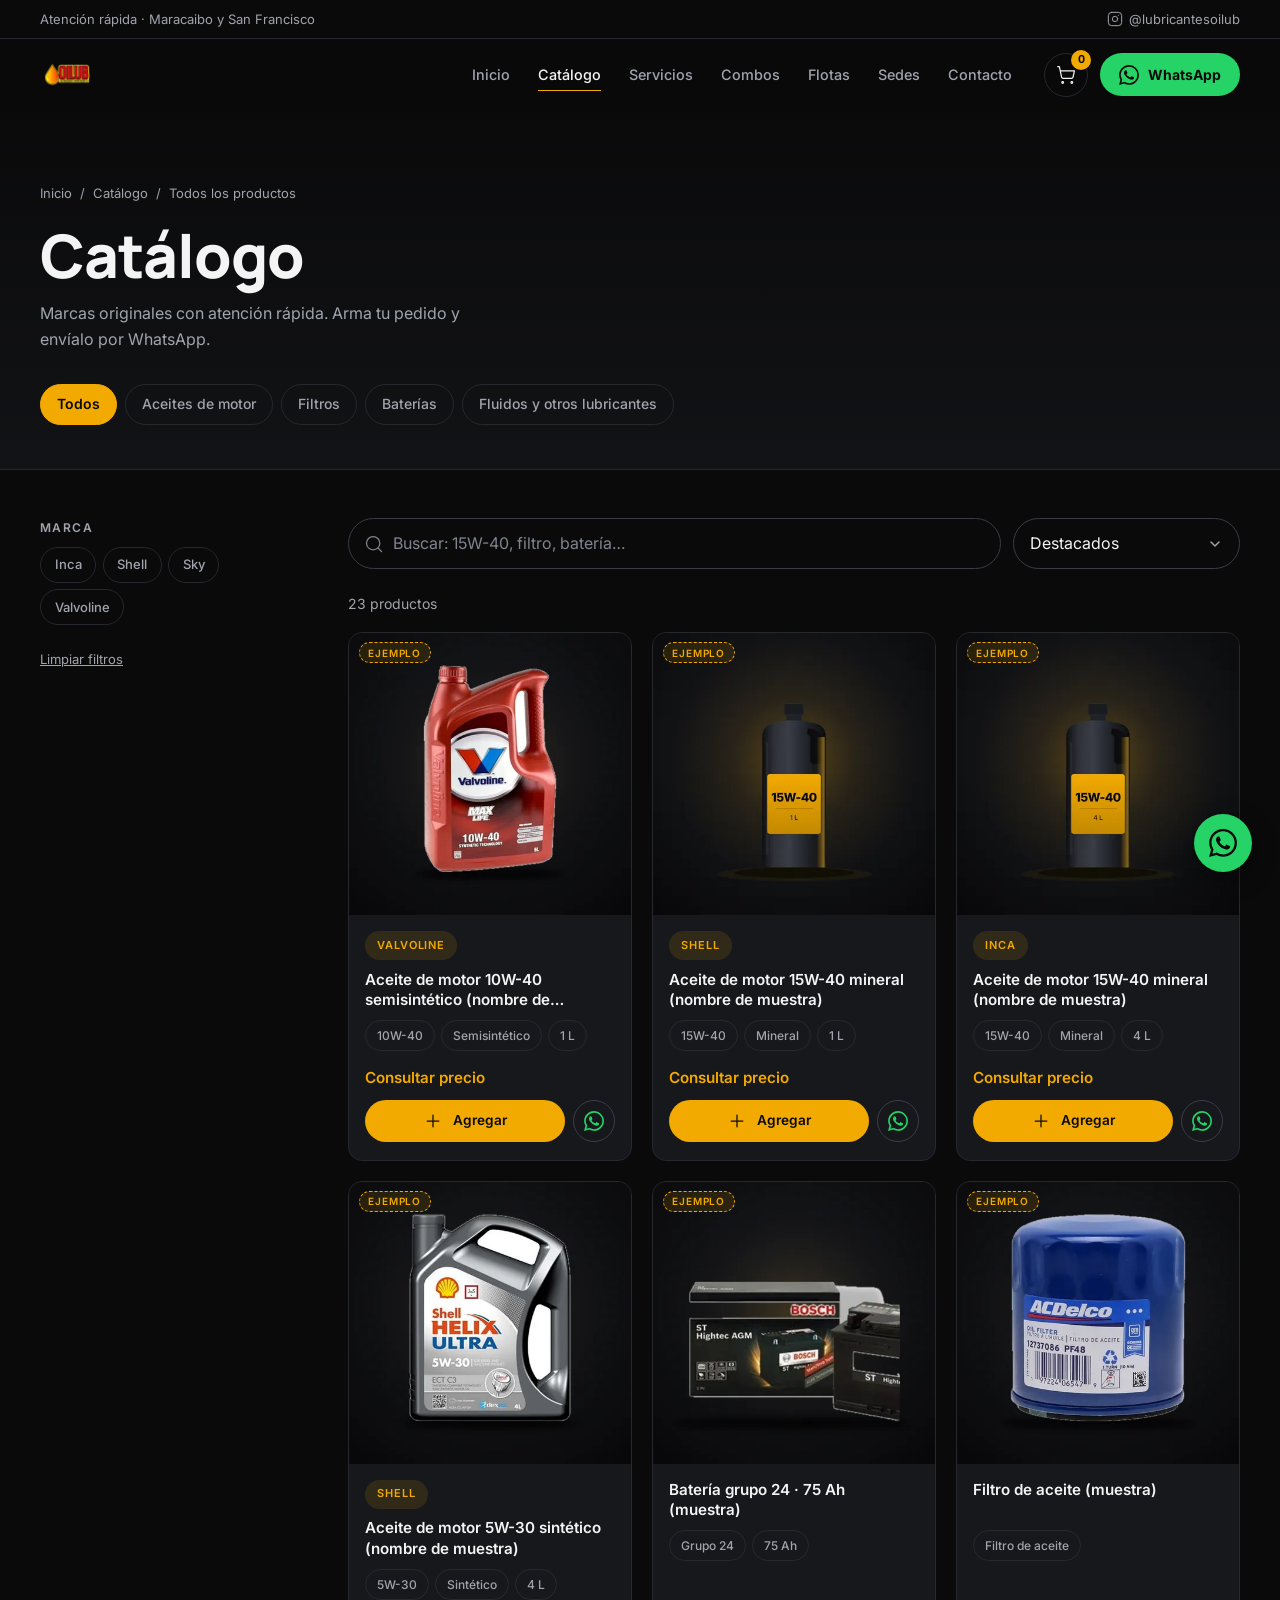
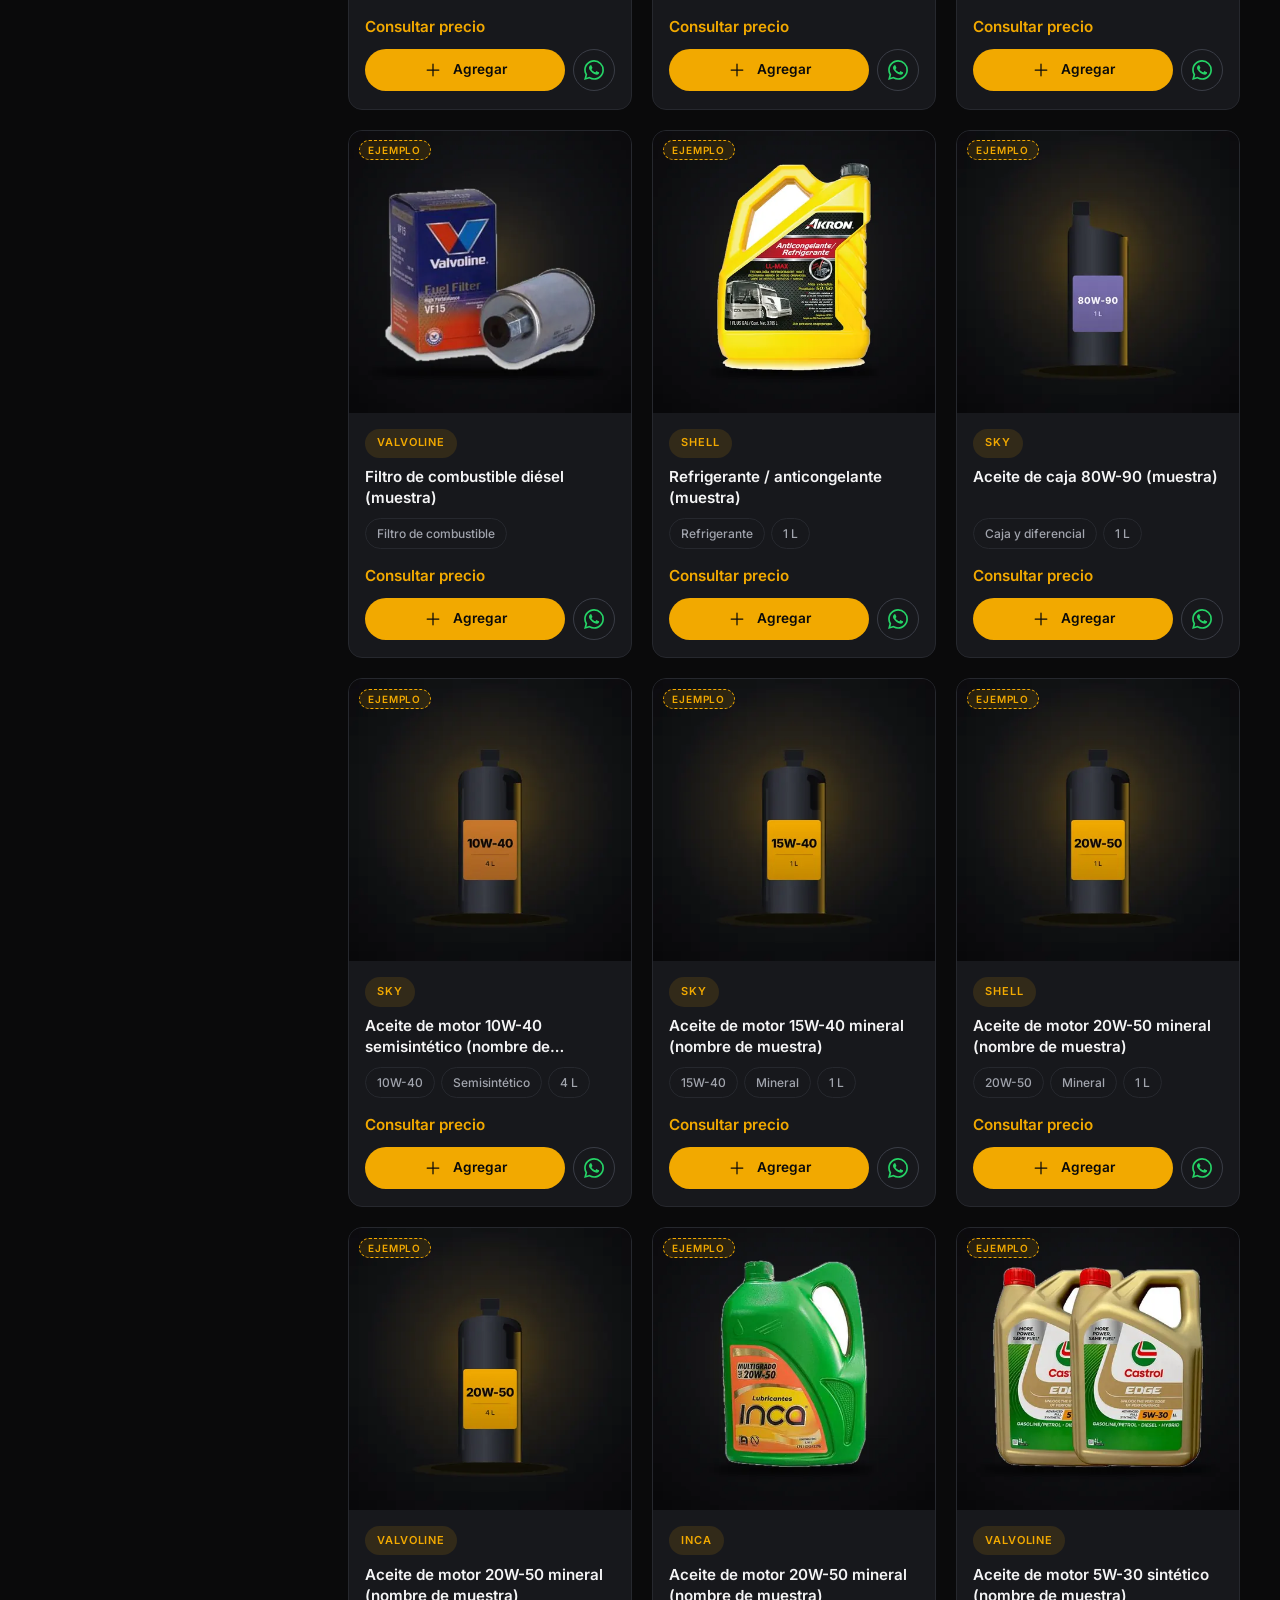
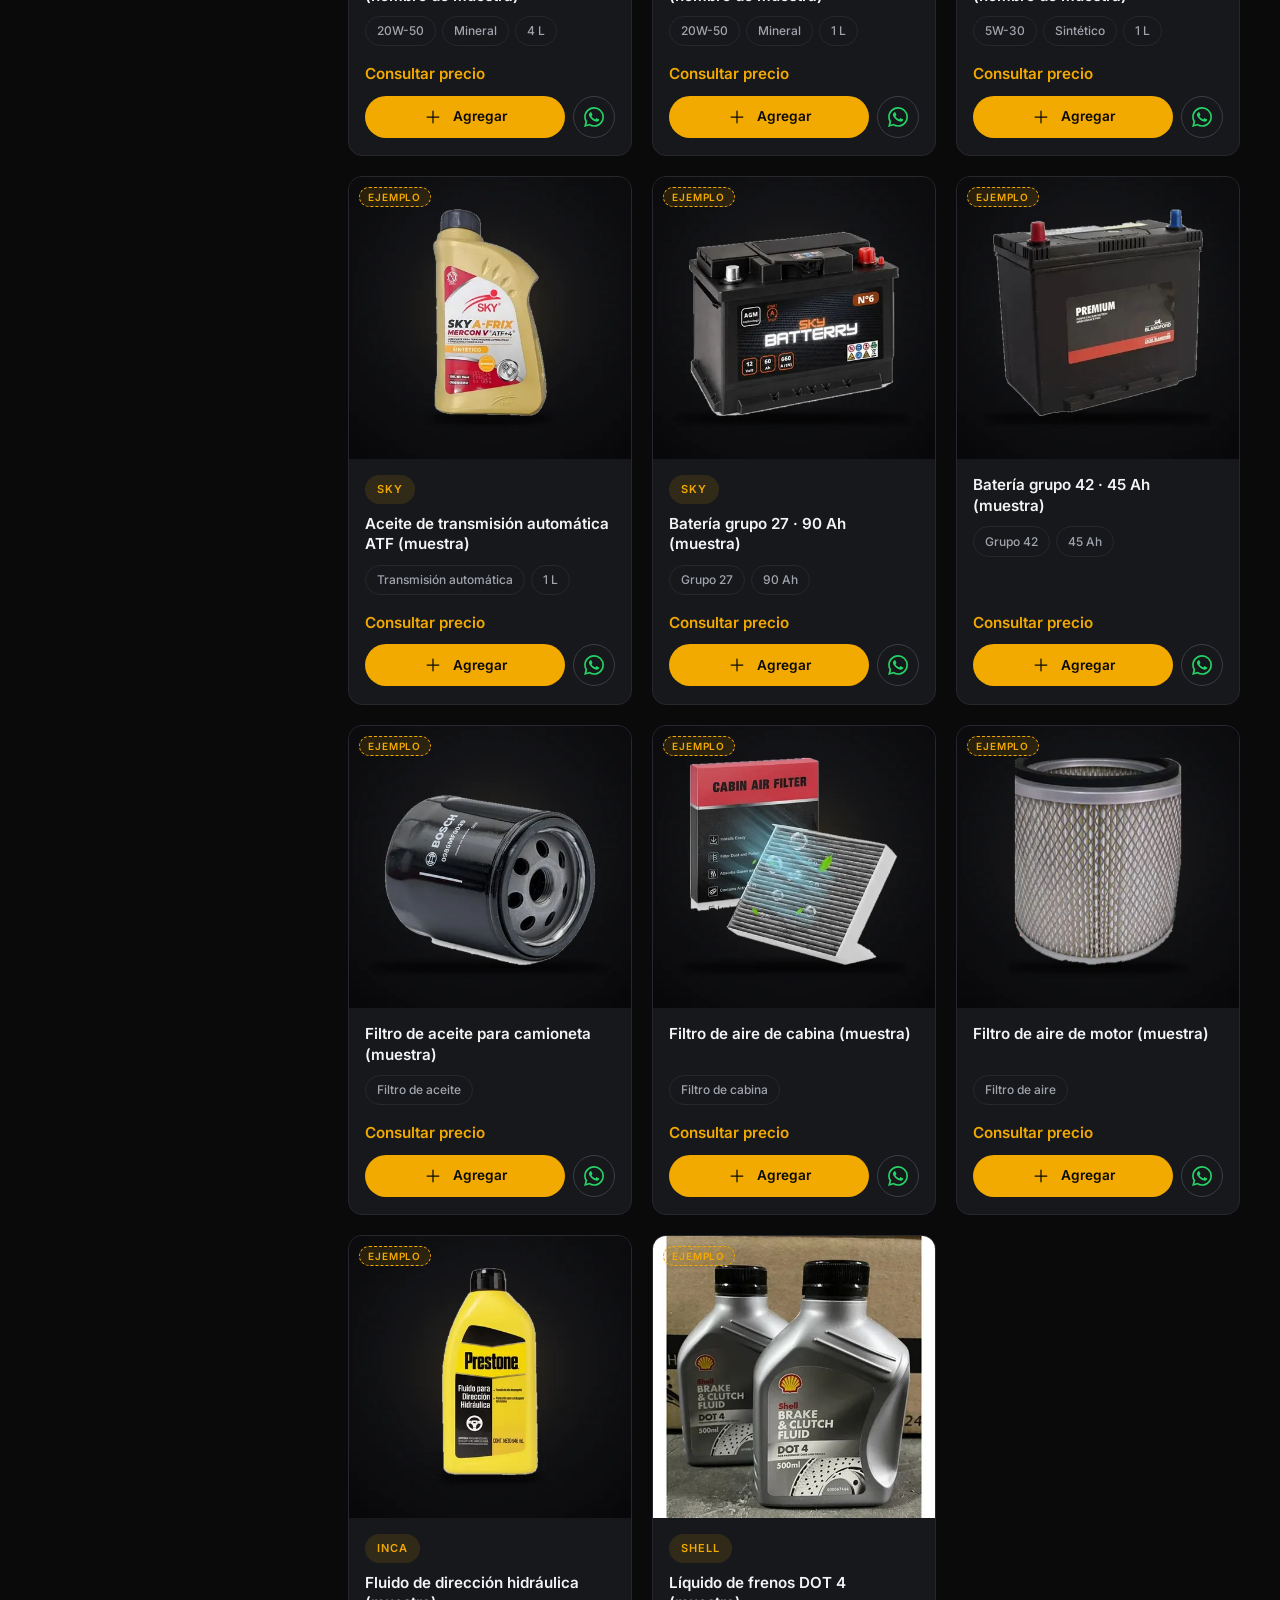
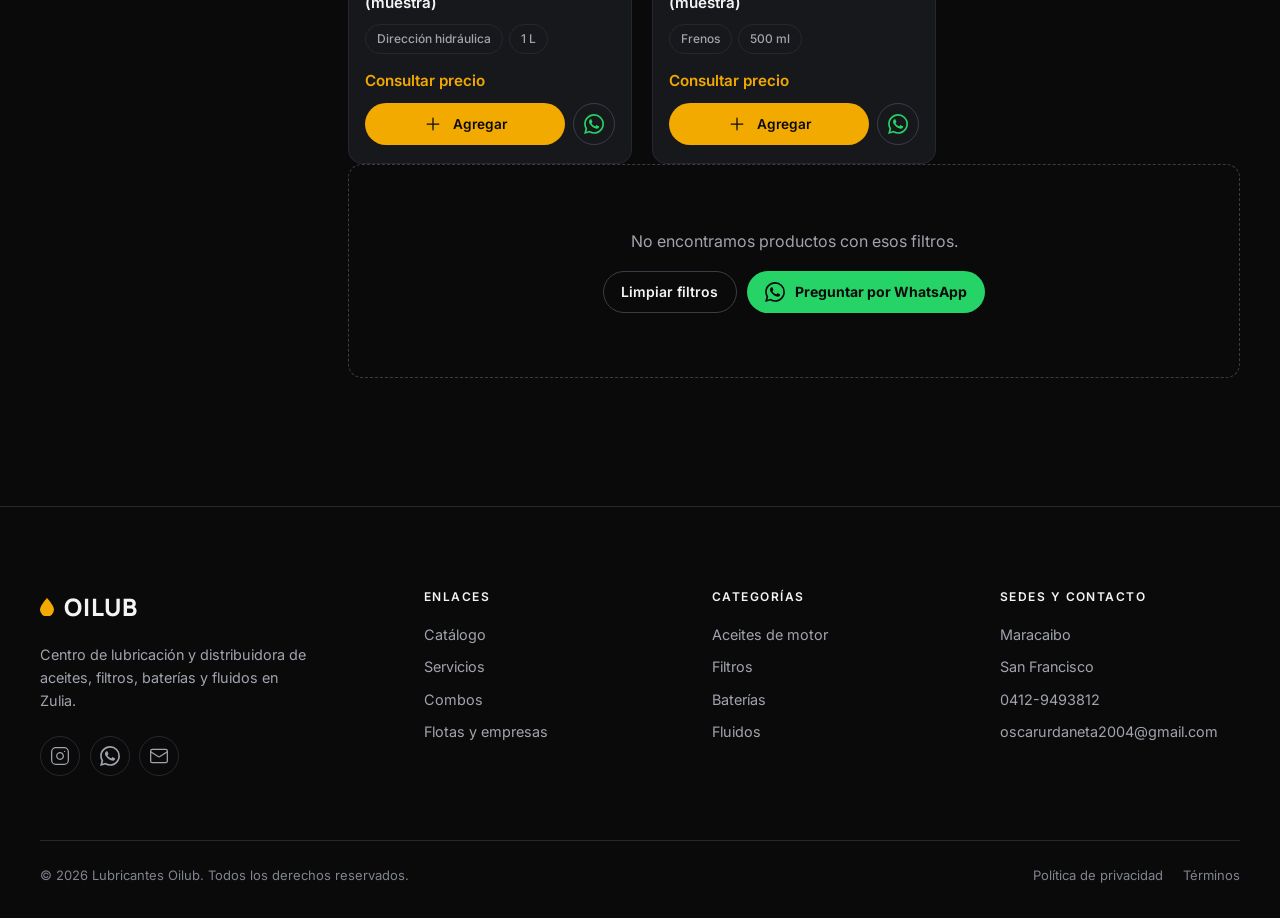
<file: catalogo.html>
<!DOCTYPE html>
<html lang="es-VE" class="no-js">
<head>
  <meta charset="utf-8">
  <meta name="viewport" content="width=device-width, initial-scale=1">
  <title>Catálogo | Lubricantes Oilub · Maracaibo y San Francisco</title>
  <meta name="description" content="Aceites de motor, filtros, baterías y fluidos Shell, Valvoline, Inca y Sky. Pide por WhatsApp y retira en Maracaibo o San Francisco.">
  <meta name="theme-color" content="#0A0A0B">
  <!-- [[DOMINIO]]: reemplazar en todo el sitio al tener el dominio definitivo -->
  <link rel="canonical" href="https://[[DOMINIO]]/catalogo">
  <link rel="icon" href="assets/icons/favicon.svg" type="image/svg+xml">

  <!-- Open Graph / Twitter -->
  <meta property="og:type" content="website">
  <meta property="og:locale" content="es_VE">
  <meta property="og:site_name" content="Lubricantes Oilub">
  <meta property="og:title" content="Catálogo | Lubricantes Oilub · Maracaibo y San Francisco">
  <meta property="og:description" content="Aceites de motor, filtros, baterías y fluidos Shell, Valvoline, Inca y Sky. Pide por WhatsApp y retira en Maracaibo o San Francisco.">
  <meta property="og:url" content="https://[[DOMINIO]]/catalogo">
  <meta property="og:image" content="https://[[DOMINIO]]/assets/img/og-oilub.jpg">
  <meta property="og:image:width" content="1200">
  <meta property="og:image:height" content="630">
  <meta name="twitter:card" content="summary_large_image">
  <meta name="twitter:title" content="Catálogo | Lubricantes Oilub · Maracaibo y San Francisco">
  <meta name="twitter:description" content="Aceites de motor, filtros, baterías y fluidos Shell, Valvoline, Inca y Sky. Pide por WhatsApp y retira en Maracaibo o San Francisco.">
  <meta name="twitter:image" content="https://[[DOMINIO]]/assets/img/og-oilub.jpg">

  <!-- Tipografías provisionales (se reemplazan por [[TIPOGRAFIA_CORPORATIVA]]) -->
  <link rel="preconnect" href="https://fonts.googleapis.com">
  <link rel="preconnect" href="https://fonts.gstatic.com" crossorigin>
  <link rel="stylesheet" href="https://fonts.googleapis.com/css2?family=Inter:wght@400;500;600;700&family=Manrope:wght@700;800&display=swap">

  <link rel="stylesheet" href="css/variables.css">
  <link rel="stylesheet" href="css/base.css">
  <link rel="stylesheet" href="css/componentes.css">
  <link rel="stylesheet" href="css/paginas.css">
  <script type="application/ld+json">
  {
    "@context": "https://schema.org",
    "@type": "BreadcrumbList",
    "itemListElement": [
      { "@type": "ListItem", "position": 1, "name": "Inicio", "item": "https://[[DOMINIO]]/" },
      { "@type": "ListItem", "position": 2, "name": "Catálogo", "item": "https://[[DOMINIO]]/catalogo" }
    ]
  }
  </script>
</head>
<body>
  <a class="saltar-contenido" href="#contenido">Saltar al contenido</a>

  <!-- ================= BARRA SUPERIOR ================= -->
  <div class="barra-superior">
    <div class="contenedor">
      <p data-c="barraSuperior.texto">Atención rápida · Maracaibo y San Francisco</p>
      <a href="https://instagram.com/lubricantesoilub" target="_blank" rel="noopener" aria-label="Instagram de Lubricantes Oilub">
        <svg class="icono" viewBox="0 0 24 24" aria-hidden="true"><rect x="2" y="2" width="20" height="20" rx="5"/><path d="M16 11.37A4 4 0 1 1 12.63 8 4 4 0 0 1 16 11.37z"/><path d="M17.5 6.5h.01"/></svg>
        <span class="barra-superior__texto-largo">@lubricantesoilub</span>
      </a>
    </div>
  </div>

  <!-- ================= HEADER ================= -->
  <header class="header">
    <div class="contenedor">
      <!-- LOGO PROVISIONAL: reemplazar por <img src="assets/logos/oilub.svg" alt="Lubricantes Oilub" width="…" height="…"> -->
      <a href="index.html" class="logo" aria-label="Lubricantes Oilub, inicio">
        <img src="assets/img/logo-oilub.png" alt="Lubricantes Oilub" style="height:40px;width:auto;border-radius:4px">
      </a>

      <nav class="nav" aria-label="Principal">
        <ul class="nav__lista">
          <li><a class="nav__enlace" href="index.html">Inicio</a></li>
          <li><a class="nav__enlace" href="catalogo.html" aria-current="page">Catálogo</a></li>
          <li><a class="nav__enlace" href="index.html#servicios">Servicios</a></li>
          <li><a class="nav__enlace" href="index.html#combos">Combos</a></li>
          <li><a class="nav__enlace" href="index.html#flotas">Flotas</a></li>
          <li><a class="nav__enlace" href="index.html#sedes">Sedes</a></li>
          <li><a class="nav__enlace" href="index.html#contacto">Contacto</a></li>
        </ul>
      </nav>

      <div class="header__acciones">
        <button class="btn-carrito" type="button" aria-label="Abrir carrito, 0 productos" aria-controls="carrito">
          <svg class="icono" viewBox="0 0 24 24" aria-hidden="true"><circle cx="8" cy="21" r="1"/><circle cx="19" cy="21" r="1"/><path d="M2.05 2.05h2l2.66 12.42a2 2 0 0 0 2 1.58h9.78a2 2 0 0 0 1.95-1.57l1.65-7.43H5.12"/></svg>
          <span class="btn-carrito__contador num" aria-hidden="true">0</span>
        </button>
        <a class="btn btn--whatsapp btn--pequeno" data-wa href="https://wa.me/584129493812">
          <svg class="icono icono--relleno" viewBox="0 0 24 24" aria-hidden="true"><use href="#i-whatsapp"/></svg>
          WhatsApp
        </a>
        <button class="btn-menu" type="button" aria-label="Abrir menú" aria-expanded="false" aria-controls="menu-movil">
          <svg class="icono" viewBox="0 0 24 24" aria-hidden="true"><path d="M4 7h16M4 12h16M4 17h10"/></svg>
        </button>
      </div>
    </div>
  </header>

  <!-- Menú móvil -->
  <div class="menu-movil" id="menu-movil" aria-hidden="true">
    <ul class="menu-movil__lista">
      <li><a href="index.html">Inicio</a></li>
      <li><a href="catalogo.html">Catálogo</a></li>
      <li><a href="index.html#servicios">Servicios</a></li>
      <li><a href="index.html#combos">Combos</a></li>
      <li><a href="index.html#flotas">Flotas</a></li>
      <li><a href="index.html#sedes">Sedes</a></li>
      <li><a href="index.html#contacto">Contacto</a></li>
    </ul>
    <a class="btn btn--whatsapp" data-wa href="https://wa.me/584129493812">
      <svg class="icono icono--relleno" viewBox="0 0 24 24" aria-hidden="true"><use href="#i-whatsapp"/></svg>
      Escribir por WhatsApp
    </a>
  </div>

  <main id="contenido">
    <section class="catalogo-cabecera" aria-labelledby="catalogo-titulo">
      <div class="contenedor">
        <nav class="migas" aria-label="Ruta de navegación">
          <a href="index.html">Inicio</a><span aria-hidden="true">/</span><a href="catalogo.html">Catálogo</a><span aria-hidden="true">/</span><span id="miga-categoria" aria-current="page">Todos los productos</span>
        </nav>
        <h1 id="catalogo-titulo">Catálogo</h1>
        <p>Marcas originales con atención rápida. Arma tu pedido y envíalo por WhatsApp.</p>
        <div class="catalogo-tabs" role="toolbar" aria-label="Categorías">
          <button type="button" class="chip-btn" data-categoria="todas" aria-pressed="true">Todos</button>
          <button type="button" class="chip-btn" data-categoria="aceites-motor" aria-pressed="false">Aceites de motor</button>
          <button type="button" class="chip-btn" data-categoria="filtros" aria-pressed="false">Filtros</button>
          <button type="button" class="chip-btn" data-categoria="baterias" aria-pressed="false">Baterías</button>
          <button type="button" class="chip-btn" data-categoria="fluidos" aria-pressed="false">Fluidos y otros lubricantes</button>
        </div>
      </div>
    </section>

    <section class="catalogo" id="catalogo-app" aria-label="Productos">
      <div class="contenedor">
        <div class="catalogo__layout">
          <aside class="filtros" id="filtros" aria-label="Filtros">
            <div class="filtros__cabecera-movil">
              <h2>Filtros</h2>
              <button class="btn-cerrar" type="button" data-cerrar-filtros aria-label="Cerrar filtros"><svg class="icono" viewBox="0 0 24 24" aria-hidden="true"><path d="M18 6 6 18M6 6l12 12"/></svg></button>
            </div>
            <div id="filtros-dinamicos" style="display:grid;gap:1.5rem"></div>
            <button type="button" class="filtros__limpiar" data-limpiar-filtros>Limpiar filtros</button>
            <button type="button" class="btn btn--primario filtros__aplicar" data-cerrar-filtros>Ver resultados</button>
          </aside>

          <div>
            <div class="catalogo__barra">
              <label class="buscador">
                <span class="solo-lectores">Buscar productos</span>
                <svg class="icono" viewBox="0 0 24 24" aria-hidden="true"><circle cx="11" cy="11" r="8"/><path d="m21 21-4.3-4.3"/></svg>
                <input class="input" type="search" id="catalogo-buscar" placeholder="Buscar: 15W-40, filtro, batería…" autocomplete="off">
              </label>
              <label class="solo-lectores" for="catalogo-orden">Ordenar por</label>
              <select class="select catalogo__orden" id="catalogo-orden">
                <option value="destacados">Destacados</option>
                <option value="precio-asc">Precio: menor a mayor</option>
                <option value="precio-desc">Precio: mayor a menor</option>
                <option value="marca">Marca</option>
              </select>
              <button type="button" class="btn btn--secundario btn--pequeno btn-filtros" aria-controls="filtros" aria-expanded="false"><svg class="icono" viewBox="0 0 24 24" aria-hidden="true"><path d="M3 6h18M7 12h10M10 18h4"/></svg>Filtros</button>
            </div>
            <p class="catalogo__conteo" id="catalogo-conteo" aria-live="polite"></p>
            <div class="productos-grid" id="catalogo-grid">
              <div class="producto producto--cargando" aria-hidden="true"></div><div class="producto producto--cargando" aria-hidden="true"></div><div class="producto producto--cargando" aria-hidden="true"></div>
            </div>
            <div class="catalogo__vacio" id="catalogo-vacio" hidden>
              <p>No encontramos productos con esos filtros.</p>
              <div style="display:flex;gap:.6rem;flex-wrap:wrap;justify-content:center">
                <button type="button" class="btn btn--secundario btn--pequeno" data-limpiar-filtros>Limpiar filtros</button>
                <a class="btn btn--whatsapp btn--pequeno" data-wa="Hola, busco un producto que no encontré en el catálogo." href="https://wa.me/584129493812"><svg class="icono icono--relleno" viewBox="0 0 24 24" aria-hidden="true"><use href="#i-whatsapp"/></svg>Preguntar por WhatsApp</a>
              </div>
            </div>
          </div>
        </div>
      </div>
    </section>
  </main>

  <!-- ================= FOOTER ================= -->
  <footer class="footer">
    <div class="contenedor">
      <div class="footer__grid">
        <div class="footer__marca">
          <a href="index.html" class="logo" aria-label="Lubricantes Oilub, inicio">
            <svg class="logo__gota" viewBox="0 0 14 18" aria-hidden="true"><path d="M7 0C7 0 0 7.6 0 11.5A7 7 0 0 0 14 11.5C14 7.6 7 0 7 0Z" fill="currentColor"/></svg>
            <span class="logo__texto">OILUB</span>
          </a>
          <p data-c="footer.descripcion">Centro de lubricación y distribuidora de aceites, filtros, baterías y fluidos en Zulia.</p>
          <div class="footer__redes">
            <a href="https://instagram.com/lubricantesoilub" target="_blank" rel="noopener" aria-label="Instagram"><svg class="icono" viewBox="0 0 24 24" aria-hidden="true"><rect x="2" y="2" width="20" height="20" rx="5"/><path d="M16 11.37A4 4 0 1 1 12.63 8 4 4 0 0 1 16 11.37z"/><path d="M17.5 6.5h.01"/></svg></a>
            <a data-wa href="https://wa.me/584129493812" aria-label="WhatsApp"><svg class="icono icono--relleno" viewBox="0 0 24 24" aria-hidden="true"><use href="#i-whatsapp"/></svg></a>
            <a href="mailto:oscarurdaneta2004@gmail.com" aria-label="Correo electrónico"><svg class="icono" viewBox="0 0 24 24" aria-hidden="true"><rect x="2" y="4" width="20" height="16" rx="2"/><path d="m22 7-8.97 5.7a1.94 1.94 0 0 1-2.06 0L2 7"/></svg></a>
          </div>
        </div>
        <div>
          <p class="footer__titulo">Enlaces</p>
          <ul class="footer__lista">
            <li><a href="catalogo.html">Catálogo</a></li>
            <li><a href="index.html#servicios">Servicios</a></li>
            <li><a href="index.html#combos">Combos</a></li>
            <li><a href="index.html#flotas">Flotas y empresas</a></li>
          </ul>
        </div>
        <div>
          <p class="footer__titulo">Categorías</p>
          <ul class="footer__lista">
            <li><a href="catalogo.html#aceites-motor">Aceites de motor</a></li>
            <li><a href="catalogo.html#filtros">Filtros</a></li>
            <li><a href="catalogo.html#baterias">Baterías</a></li>
            <li><a href="catalogo.html#fluidos">Fluidos</a></li>
          </ul>
        </div>
        <div>
          <p class="footer__titulo">Sedes y contacto</p>
          <ul class="footer__lista">
            <li><a href="index.html#sedes">Maracaibo</a></li>
            <li><a href="index.html#sedes">San Francisco</a></li>
            <li><a data-wa href="https://wa.me/584129493812">0412-9493812</a></li>
            <li><a href="mailto:oscarurdaneta2004@gmail.com">oscarurdaneta2004@gmail.com</a></li>
          </ul>
        </div>
      </div>
      <div class="footer__legal">
        <p>© <span data-anio>2026</span> Lubricantes Oilub. Todos los derechos reservados.</p>
        <nav aria-label="Legal">
          <a href="privacidad.html">Política de privacidad</a>
          <a href="terminos.html">Términos</a>
        </nav>
      </div>
    </div>
  </footer>

  <!-- ================= ELEMENTOS GLOBALES ================= -->
  <a class="wa-flotante" data-wa href="https://wa.me/584129493812" aria-label="Escribir por WhatsApp">
    <svg class="icono icono--relleno" viewBox="0 0 24 24" aria-hidden="true"><use href="#i-whatsapp"/></svg>
  </a>
  <button class="volver-arriba" type="button" aria-label="Volver arriba">
    <svg class="icono" viewBox="0 0 24 24" aria-hidden="true"><path d="m6 15 6-6 6 6"/></svg>
  </button>

  <!-- Sprite: icono oficial de WhatsApp -->
  <svg width="0" height="0" style="position:absolute" aria-hidden="true">
    <symbol id="i-whatsapp" viewBox="0 0 24 24">
      <path d="M17.472 14.382c-.297-.149-1.758-.867-2.03-.967-.273-.099-.471-.148-.67.15-.197.297-.767.966-.94 1.164-.173.199-.347.223-.644.075-.297-.15-1.255-.463-2.39-1.475-.883-.788-1.48-1.761-1.653-2.059-.173-.297-.018-.458.13-.606.134-.133.298-.347.446-.52.149-.174.198-.298.298-.497.099-.198.05-.371-.025-.52-.075-.149-.669-1.612-.916-2.207-.242-.579-.487-.5-.669-.51-.173-.008-.371-.01-.57-.01-.198 0-.52.074-.792.372-.272.297-1.04 1.016-1.04 2.479 0 1.462 1.065 2.875 1.213 3.074.149.198 2.096 3.2 5.077 4.487.709.306 1.262.489 1.694.625.712.227 1.36.195 1.871.118.571-.085 1.758-.719 2.006-1.413.248-.694.248-1.289.173-1.413-.074-.124-.272-.198-.57-.347m-5.421 7.403h-.004a9.87 9.87 0 0 1-5.031-1.378l-.361-.214-3.741.982.998-3.648-.235-.374a9.86 9.86 0 0 1-1.51-5.26c.001-5.45 4.436-9.884 9.888-9.884 2.64 0 5.122 1.03 6.988 2.898a9.825 9.825 0 0 1 2.893 6.994c-.003 5.45-4.437 9.884-9.885 9.884m8.413-18.297A11.815 11.815 0 0 0 12.05 0C5.495 0 .16 5.335.157 11.892c0 2.096.547 4.142 1.588 5.945L.057 24l6.305-1.654a11.882 11.882 0 0 0 5.683 1.448h.005c6.554 0 11.89-5.335 11.893-11.893a11.821 11.821 0 0 0-3.48-8.413Z"/>
    </symbol>
  </svg>
  <script src="js/config.js"></script>
  <script src="js/catalogo.js"></script>
  <script src="js/carrito.js"></script>
  <script src="js/ui.js"></script>
</body>
</html>
</file>
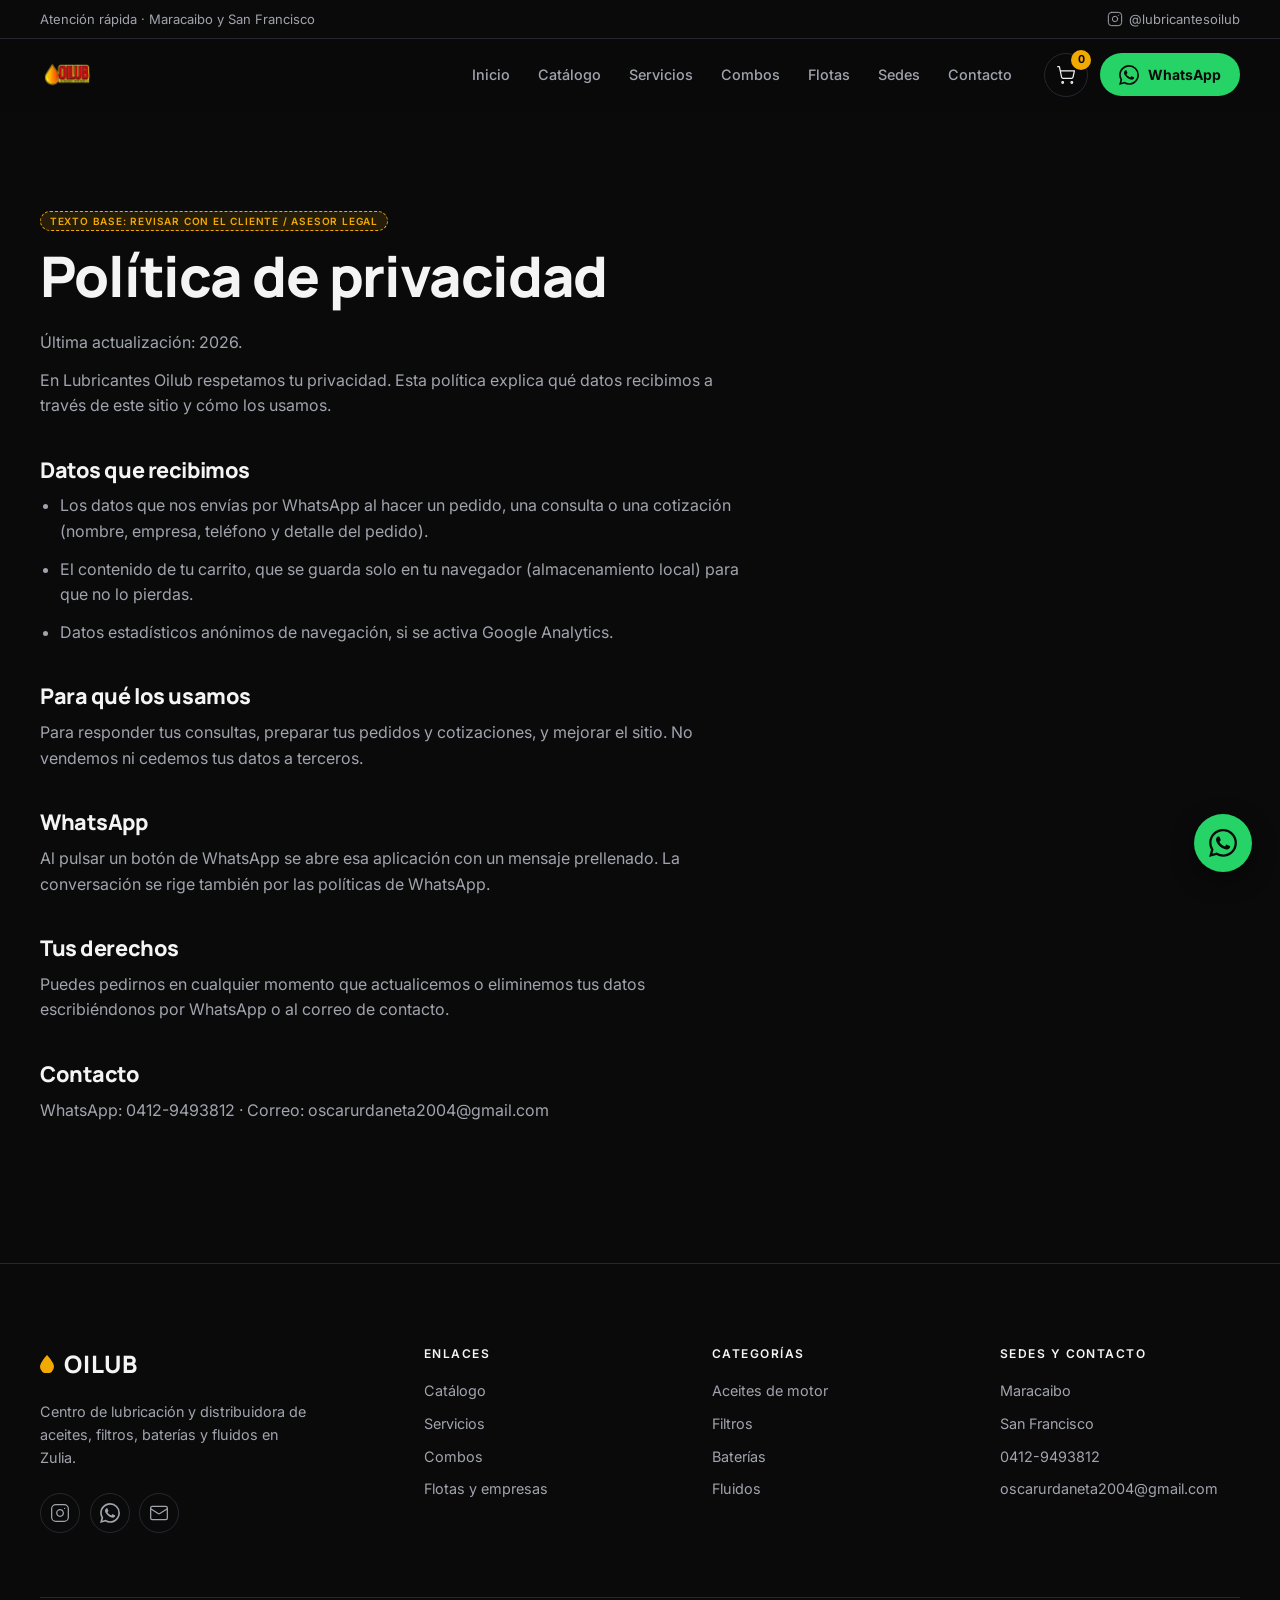
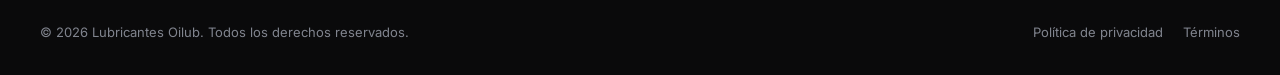
<file: privacidad.html>
<!DOCTYPE html>
<html lang="es-VE" class="no-js">
<head>
  <meta charset="utf-8">
  <meta name="viewport" content="width=device-width, initial-scale=1">
  <title>Política de privacidad | Lubricantes Oilub</title>
  <meta name="description" content="Cómo Lubricantes Oilub trata los datos que recibe a través de su sitio web.">
  <meta name="theme-color" content="#0A0A0B">
  <!-- [[DOMINIO]]: reemplazar en todo el sitio al tener el dominio definitivo -->
  <link rel="canonical" href="https://[[DOMINIO]]/privacidad">
  <link rel="icon" href="assets/icons/favicon.svg" type="image/svg+xml">

  <!-- Open Graph / Twitter -->
  <meta property="og:type" content="website">
  <meta property="og:locale" content="es_VE">
  <meta property="og:site_name" content="Lubricantes Oilub">
  <meta property="og:title" content="Política de privacidad | Lubricantes Oilub">
  <meta property="og:description" content="Cómo Lubricantes Oilub trata los datos que recibe a través de su sitio web.">
  <meta property="og:url" content="https://[[DOMINIO]]/privacidad">
  <meta property="og:image" content="https://[[DOMINIO]]/assets/img/og-oilub.jpg">
  <meta property="og:image:width" content="1200">
  <meta property="og:image:height" content="630">
  <meta name="twitter:card" content="summary_large_image">
  <meta name="twitter:title" content="Política de privacidad | Lubricantes Oilub">
  <meta name="twitter:description" content="Cómo Lubricantes Oilub trata los datos que recibe a través de su sitio web.">
  <meta name="twitter:image" content="https://[[DOMINIO]]/assets/img/og-oilub.jpg">

  <!-- Tipografías provisionales (se reemplazan por [[TIPOGRAFIA_CORPORATIVA]]) -->
  <link rel="preconnect" href="https://fonts.googleapis.com">
  <link rel="preconnect" href="https://fonts.gstatic.com" crossorigin>
  <link rel="stylesheet" href="https://fonts.googleapis.com/css2?family=Inter:wght@400;500;600;700&family=Manrope:wght@700;800&display=swap">

  <link rel="stylesheet" href="css/variables.css">
  <link rel="stylesheet" href="css/base.css">
  <link rel="stylesheet" href="css/componentes.css">
  <link rel="stylesheet" href="css/paginas.css">
</head>
<body>
  <a class="saltar-contenido" href="#contenido">Saltar al contenido</a>

  <!-- ================= BARRA SUPERIOR ================= -->
  <div class="barra-superior">
    <div class="contenedor">
      <p data-c="barraSuperior.texto">Atención rápida · Maracaibo y San Francisco</p>
      <a href="https://instagram.com/lubricantesoilub" target="_blank" rel="noopener" aria-label="Instagram de Lubricantes Oilub">
        <svg class="icono" viewBox="0 0 24 24" aria-hidden="true"><rect x="2" y="2" width="20" height="20" rx="5"/><path d="M16 11.37A4 4 0 1 1 12.63 8 4 4 0 0 1 16 11.37z"/><path d="M17.5 6.5h.01"/></svg>
        <span class="barra-superior__texto-largo">@lubricantesoilub</span>
      </a>
    </div>
  </div>

  <!-- ================= HEADER ================= -->
  <header class="header">
    <div class="contenedor">
      <!-- LOGO PROVISIONAL: reemplazar por <img src="assets/logos/oilub.svg" alt="Lubricantes Oilub" width="…" height="…"> -->
      <a href="index.html" class="logo" aria-label="Lubricantes Oilub, inicio">
        <img src="assets/img/logo-oilub.png" alt="Lubricantes Oilub" style="height:40px;width:auto;border-radius:4px">
      </a>

      <nav class="nav" aria-label="Principal">
        <ul class="nav__lista">
          <li><a class="nav__enlace" href="index.html">Inicio</a></li>
          <li><a class="nav__enlace" href="catalogo.html">Catálogo</a></li>
          <li><a class="nav__enlace" href="index.html#servicios">Servicios</a></li>
          <li><a class="nav__enlace" href="index.html#combos">Combos</a></li>
          <li><a class="nav__enlace" href="index.html#flotas">Flotas</a></li>
          <li><a class="nav__enlace" href="index.html#sedes">Sedes</a></li>
          <li><a class="nav__enlace" href="index.html#contacto">Contacto</a></li>
        </ul>
      </nav>

      <div class="header__acciones">
        <button class="btn-carrito" type="button" aria-label="Abrir carrito, 0 productos" aria-controls="carrito">
          <svg class="icono" viewBox="0 0 24 24" aria-hidden="true"><circle cx="8" cy="21" r="1"/><circle cx="19" cy="21" r="1"/><path d="M2.05 2.05h2l2.66 12.42a2 2 0 0 0 2 1.58h9.78a2 2 0 0 0 1.95-1.57l1.65-7.43H5.12"/></svg>
          <span class="btn-carrito__contador num" aria-hidden="true">0</span>
        </button>
        <a class="btn btn--whatsapp btn--pequeno" data-wa href="https://wa.me/584129493812">
          <svg class="icono icono--relleno" viewBox="0 0 24 24" aria-hidden="true"><use href="#i-whatsapp"/></svg>
          WhatsApp
        </a>
        <button class="btn-menu" type="button" aria-label="Abrir menú" aria-expanded="false" aria-controls="menu-movil">
          <svg class="icono" viewBox="0 0 24 24" aria-hidden="true"><path d="M4 7h16M4 12h16M4 17h10"/></svg>
        </button>
      </div>
    </div>
  </header>

  <!-- Menú móvil -->
  <div class="menu-movil" id="menu-movil" aria-hidden="true">
    <ul class="menu-movil__lista">
      <li><a href="index.html">Inicio</a></li>
      <li><a href="catalogo.html">Catálogo</a></li>
      <li><a href="index.html#servicios">Servicios</a></li>
      <li><a href="index.html#combos">Combos</a></li>
      <li><a href="index.html#flotas">Flotas</a></li>
      <li><a href="index.html#sedes">Sedes</a></li>
      <li><a href="index.html#contacto">Contacto</a></li>
    </ul>
    <a class="btn btn--whatsapp" data-wa href="https://wa.me/584129493812">
      <svg class="icono icono--relleno" viewBox="0 0 24 24" aria-hidden="true"><use href="#i-whatsapp"/></svg>
      Escribir por WhatsApp
    </a>
  </div>

  <main id="contenido">
    <section class="pagina-simple">
      <div class="contenedor">
        <span class="marca-dev" style="margin-bottom:1rem">Texto base: revisar con el cliente / asesor legal</span>
        <h1>Política de privacidad</h1>
        <div class="texto-legal">
          <p>Última actualización: <span data-anio>2026</span>.</p>
          <p>En Lubricantes Oilub respetamos tu privacidad. Esta política explica qué datos recibimos a través de este sitio y cómo los usamos.</p>
          <h2>Datos que recibimos</h2>
          <ul>
            <li>Los datos que nos envías por WhatsApp al hacer un pedido, una consulta o una cotización (nombre, empresa, teléfono y detalle del pedido).</li>
            <li>El contenido de tu carrito, que se guarda solo en tu navegador (almacenamiento local) para que no lo pierdas.</li>
            <li>Datos estadísticos anónimos de navegación, si se activa Google Analytics.</li>
          </ul>
          <h2>Para qué los usamos</h2>
          <p>Para responder tus consultas, preparar tus pedidos y cotizaciones, y mejorar el sitio. No vendemos ni cedemos tus datos a terceros.</p>
          <h2>WhatsApp</h2>
          <p>Al pulsar un botón de WhatsApp se abre esa aplicación con un mensaje prellenado. La conversación se rige también por las políticas de WhatsApp.</p>
          <h2>Tus derechos</h2>
          <p>Puedes pedirnos en cualquier momento que actualicemos o eliminemos tus datos escribiéndonos por WhatsApp o al correo de contacto.</p>
          <h2>Contacto</h2>
          <p>WhatsApp: 0412-9493812 · Correo: oscarurdaneta2004@gmail.com</p>
        </div>
      </div>
    </section>
  </main>

  <!-- ================= FOOTER ================= -->
  <footer class="footer">
    <div class="contenedor">
      <div class="footer__grid">
        <div class="footer__marca">
          <a href="index.html" class="logo" aria-label="Lubricantes Oilub, inicio">
            <svg class="logo__gota" viewBox="0 0 14 18" aria-hidden="true"><path d="M7 0C7 0 0 7.6 0 11.5A7 7 0 0 0 14 11.5C14 7.6 7 0 7 0Z" fill="currentColor"/></svg>
            <span class="logo__texto">OILUB</span>
          </a>
          <p data-c="footer.descripcion">Centro de lubricación y distribuidora de aceites, filtros, baterías y fluidos en Zulia.</p>
          <div class="footer__redes">
            <a href="https://instagram.com/lubricantesoilub" target="_blank" rel="noopener" aria-label="Instagram"><svg class="icono" viewBox="0 0 24 24" aria-hidden="true"><rect x="2" y="2" width="20" height="20" rx="5"/><path d="M16 11.37A4 4 0 1 1 12.63 8 4 4 0 0 1 16 11.37z"/><path d="M17.5 6.5h.01"/></svg></a>
            <a data-wa href="https://wa.me/584129493812" aria-label="WhatsApp"><svg class="icono icono--relleno" viewBox="0 0 24 24" aria-hidden="true"><use href="#i-whatsapp"/></svg></a>
            <a href="mailto:oscarurdaneta2004@gmail.com" aria-label="Correo electrónico"><svg class="icono" viewBox="0 0 24 24" aria-hidden="true"><rect x="2" y="4" width="20" height="16" rx="2"/><path d="m22 7-8.97 5.7a1.94 1.94 0 0 1-2.06 0L2 7"/></svg></a>
          </div>
        </div>
        <div>
          <p class="footer__titulo">Enlaces</p>
          <ul class="footer__lista">
            <li><a href="catalogo.html">Catálogo</a></li>
            <li><a href="index.html#servicios">Servicios</a></li>
            <li><a href="index.html#combos">Combos</a></li>
            <li><a href="index.html#flotas">Flotas y empresas</a></li>
          </ul>
        </div>
        <div>
          <p class="footer__titulo">Categorías</p>
          <ul class="footer__lista">
            <li><a href="catalogo.html#aceites-motor">Aceites de motor</a></li>
            <li><a href="catalogo.html#filtros">Filtros</a></li>
            <li><a href="catalogo.html#baterias">Baterías</a></li>
            <li><a href="catalogo.html#fluidos">Fluidos</a></li>
          </ul>
        </div>
        <div>
          <p class="footer__titulo">Sedes y contacto</p>
          <ul class="footer__lista">
            <li><a href="index.html#sedes">Maracaibo</a></li>
            <li><a href="index.html#sedes">San Francisco</a></li>
            <li><a data-wa href="https://wa.me/584129493812">0412-9493812</a></li>
            <li><a href="mailto:oscarurdaneta2004@gmail.com">oscarurdaneta2004@gmail.com</a></li>
          </ul>
        </div>
      </div>
      <div class="footer__legal">
        <p>© <span data-anio>2026</span> Lubricantes Oilub. Todos los derechos reservados.</p>
        <nav aria-label="Legal">
          <a href="privacidad.html">Política de privacidad</a>
          <a href="terminos.html">Términos</a>
        </nav>
      </div>
    </div>
  </footer>

  <!-- ================= ELEMENTOS GLOBALES ================= -->
  <a class="wa-flotante" data-wa href="https://wa.me/584129493812" aria-label="Escribir por WhatsApp">
    <svg class="icono icono--relleno" viewBox="0 0 24 24" aria-hidden="true"><use href="#i-whatsapp"/></svg>
  </a>
  <button class="volver-arriba" type="button" aria-label="Volver arriba">
    <svg class="icono" viewBox="0 0 24 24" aria-hidden="true"><path d="m6 15 6-6 6 6"/></svg>
  </button>

  <!-- Sprite: icono oficial de WhatsApp -->
  <svg width="0" height="0" style="position:absolute" aria-hidden="true">
    <symbol id="i-whatsapp" viewBox="0 0 24 24">
      <path d="M17.472 14.382c-.297-.149-1.758-.867-2.03-.967-.273-.099-.471-.148-.67.15-.197.297-.767.966-.94 1.164-.173.199-.347.223-.644.075-.297-.15-1.255-.463-2.39-1.475-.883-.788-1.48-1.761-1.653-2.059-.173-.297-.018-.458.13-.606.134-.133.298-.347.446-.52.149-.174.198-.298.298-.497.099-.198.05-.371-.025-.52-.075-.149-.669-1.612-.916-2.207-.242-.579-.487-.5-.669-.51-.173-.008-.371-.01-.57-.01-.198 0-.52.074-.792.372-.272.297-1.04 1.016-1.04 2.479 0 1.462 1.065 2.875 1.213 3.074.149.198 2.096 3.2 5.077 4.487.709.306 1.262.489 1.694.625.712.227 1.36.195 1.871.118.571-.085 1.758-.719 2.006-1.413.248-.694.248-1.289.173-1.413-.074-.124-.272-.198-.57-.347m-5.421 7.403h-.004a9.87 9.87 0 0 1-5.031-1.378l-.361-.214-3.741.982.998-3.648-.235-.374a9.86 9.86 0 0 1-1.51-5.26c.001-5.45 4.436-9.884 9.888-9.884 2.64 0 5.122 1.03 6.988 2.898a9.825 9.825 0 0 1 2.893 6.994c-.003 5.45-4.437 9.884-9.885 9.884m8.413-18.297A11.815 11.815 0 0 0 12.05 0C5.495 0 .16 5.335.157 11.892c0 2.096.547 4.142 1.588 5.945L.057 24l6.305-1.654a11.882 11.882 0 0 0 5.683 1.448h.005c6.554 0 11.89-5.335 11.893-11.893a11.821 11.821 0 0 0-3.48-8.413Z"/>
    </symbol>
  </svg>
  <script src="js/config.js"></script>
  <script src="js/catalogo.js"></script>
  <script src="js/carrito.js"></script>
  <script src="js/ui.js"></script>
</body>
</html>
</file>
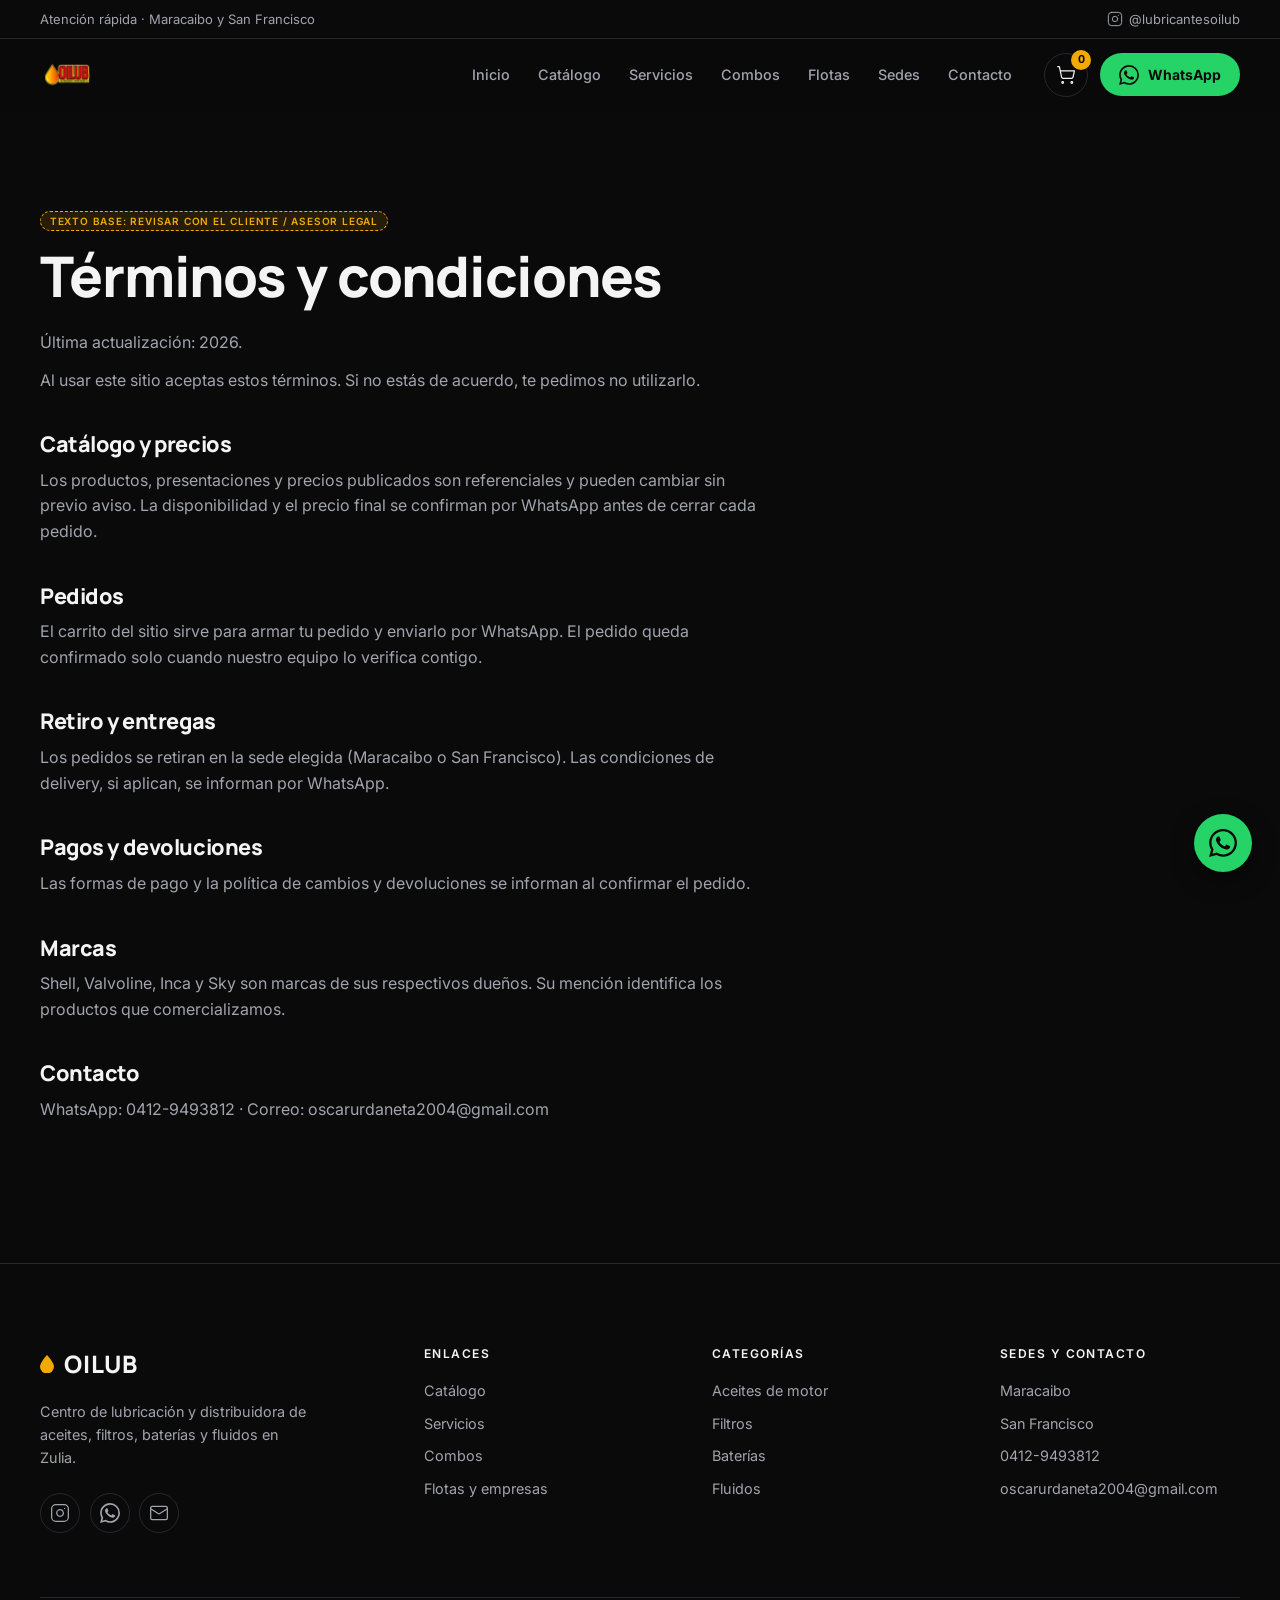
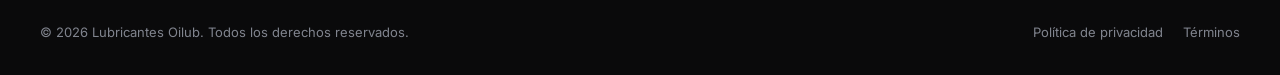
<file: terminos.html>
<!DOCTYPE html>
<html lang="es-VE" class="no-js">
<head>
  <meta charset="utf-8">
  <meta name="viewport" content="width=device-width, initial-scale=1">
  <title>Términos y condiciones | Lubricantes Oilub</title>
  <meta name="description" content="Condiciones de uso del sitio, catálogo y pedidos de Lubricantes Oilub.">
  <meta name="theme-color" content="#0A0A0B">
  <!-- [[DOMINIO]]: reemplazar en todo el sitio al tener el dominio definitivo -->
  <link rel="canonical" href="https://[[DOMINIO]]/terminos">
  <link rel="icon" href="assets/icons/favicon.svg" type="image/svg+xml">

  <!-- Open Graph / Twitter -->
  <meta property="og:type" content="website">
  <meta property="og:locale" content="es_VE">
  <meta property="og:site_name" content="Lubricantes Oilub">
  <meta property="og:title" content="Términos y condiciones | Lubricantes Oilub">
  <meta property="og:description" content="Condiciones de uso del sitio, catálogo y pedidos de Lubricantes Oilub.">
  <meta property="og:url" content="https://[[DOMINIO]]/terminos">
  <meta property="og:image" content="https://[[DOMINIO]]/assets/img/og-oilub.jpg">
  <meta property="og:image:width" content="1200">
  <meta property="og:image:height" content="630">
  <meta name="twitter:card" content="summary_large_image">
  <meta name="twitter:title" content="Términos y condiciones | Lubricantes Oilub">
  <meta name="twitter:description" content="Condiciones de uso del sitio, catálogo y pedidos de Lubricantes Oilub.">
  <meta name="twitter:image" content="https://[[DOMINIO]]/assets/img/og-oilub.jpg">

  <!-- Tipografías provisionales (se reemplazan por [[TIPOGRAFIA_CORPORATIVA]]) -->
  <link rel="preconnect" href="https://fonts.googleapis.com">
  <link rel="preconnect" href="https://fonts.gstatic.com" crossorigin>
  <link rel="stylesheet" href="https://fonts.googleapis.com/css2?family=Inter:wght@400;500;600;700&family=Manrope:wght@700;800&display=swap">

  <link rel="stylesheet" href="css/variables.css">
  <link rel="stylesheet" href="css/base.css">
  <link rel="stylesheet" href="css/componentes.css">
  <link rel="stylesheet" href="css/paginas.css">
</head>
<body>
  <a class="saltar-contenido" href="#contenido">Saltar al contenido</a>

  <!-- ================= BARRA SUPERIOR ================= -->
  <div class="barra-superior">
    <div class="contenedor">
      <p data-c="barraSuperior.texto">Atención rápida · Maracaibo y San Francisco</p>
      <a href="https://instagram.com/lubricantesoilub" target="_blank" rel="noopener" aria-label="Instagram de Lubricantes Oilub">
        <svg class="icono" viewBox="0 0 24 24" aria-hidden="true"><rect x="2" y="2" width="20" height="20" rx="5"/><path d="M16 11.37A4 4 0 1 1 12.63 8 4 4 0 0 1 16 11.37z"/><path d="M17.5 6.5h.01"/></svg>
        <span class="barra-superior__texto-largo">@lubricantesoilub</span>
      </a>
    </div>
  </div>

  <!-- ================= HEADER ================= -->
  <header class="header">
    <div class="contenedor">
      <!-- LOGO PROVISIONAL: reemplazar por <img src="assets/logos/oilub.svg" alt="Lubricantes Oilub" width="…" height="…"> -->
      <a href="index.html" class="logo" aria-label="Lubricantes Oilub, inicio">
        <img src="assets/img/logo-oilub.png" alt="Lubricantes Oilub" style="height:40px;width:auto;border-radius:4px">
      </a>

      <nav class="nav" aria-label="Principal">
        <ul class="nav__lista">
          <li><a class="nav__enlace" href="index.html">Inicio</a></li>
          <li><a class="nav__enlace" href="catalogo.html">Catálogo</a></li>
          <li><a class="nav__enlace" href="index.html#servicios">Servicios</a></li>
          <li><a class="nav__enlace" href="index.html#combos">Combos</a></li>
          <li><a class="nav__enlace" href="index.html#flotas">Flotas</a></li>
          <li><a class="nav__enlace" href="index.html#sedes">Sedes</a></li>
          <li><a class="nav__enlace" href="index.html#contacto">Contacto</a></li>
        </ul>
      </nav>

      <div class="header__acciones">
        <button class="btn-carrito" type="button" aria-label="Abrir carrito, 0 productos" aria-controls="carrito">
          <svg class="icono" viewBox="0 0 24 24" aria-hidden="true"><circle cx="8" cy="21" r="1"/><circle cx="19" cy="21" r="1"/><path d="M2.05 2.05h2l2.66 12.42a2 2 0 0 0 2 1.58h9.78a2 2 0 0 0 1.95-1.57l1.65-7.43H5.12"/></svg>
          <span class="btn-carrito__contador num" aria-hidden="true">0</span>
        </button>
        <a class="btn btn--whatsapp btn--pequeno" data-wa href="https://wa.me/584129493812">
          <svg class="icono icono--relleno" viewBox="0 0 24 24" aria-hidden="true"><use href="#i-whatsapp"/></svg>
          WhatsApp
        </a>
        <button class="btn-menu" type="button" aria-label="Abrir menú" aria-expanded="false" aria-controls="menu-movil">
          <svg class="icono" viewBox="0 0 24 24" aria-hidden="true"><path d="M4 7h16M4 12h16M4 17h10"/></svg>
        </button>
      </div>
    </div>
  </header>

  <!-- Menú móvil -->
  <div class="menu-movil" id="menu-movil" aria-hidden="true">
    <ul class="menu-movil__lista">
      <li><a href="index.html">Inicio</a></li>
      <li><a href="catalogo.html">Catálogo</a></li>
      <li><a href="index.html#servicios">Servicios</a></li>
      <li><a href="index.html#combos">Combos</a></li>
      <li><a href="index.html#flotas">Flotas</a></li>
      <li><a href="index.html#sedes">Sedes</a></li>
      <li><a href="index.html#contacto">Contacto</a></li>
    </ul>
    <a class="btn btn--whatsapp" data-wa href="https://wa.me/584129493812">
      <svg class="icono icono--relleno" viewBox="0 0 24 24" aria-hidden="true"><use href="#i-whatsapp"/></svg>
      Escribir por WhatsApp
    </a>
  </div>

  <main id="contenido">
    <section class="pagina-simple">
      <div class="contenedor">
        <span class="marca-dev" style="margin-bottom:1rem">Texto base: revisar con el cliente / asesor legal</span>
        <h1>Términos y condiciones</h1>
        <div class="texto-legal">
          <p>Última actualización: <span data-anio>2026</span>.</p>
          <p>Al usar este sitio aceptas estos términos. Si no estás de acuerdo, te pedimos no utilizarlo.</p>
          <h2>Catálogo y precios</h2>
          <p>Los productos, presentaciones y precios publicados son referenciales y pueden cambiar sin previo aviso. La disponibilidad y el precio final se confirman por WhatsApp antes de cerrar cada pedido.</p>
          <h2>Pedidos</h2>
          <p>El carrito del sitio sirve para armar tu pedido y enviarlo por WhatsApp. El pedido queda confirmado solo cuando nuestro equipo lo verifica contigo.</p>
          <h2>Retiro y entregas</h2>
          <p>Los pedidos se retiran en la sede elegida (Maracaibo o San Francisco). Las condiciones de delivery, si aplican, se informan por WhatsApp.</p>
          <h2>Pagos y devoluciones</h2>
          <p>Las formas de pago y la política de cambios y devoluciones se informan al confirmar el pedido.</p>
          <h2>Marcas</h2>
          <p>Shell, Valvoline, Inca y Sky son marcas de sus respectivos dueños. Su mención identifica los productos que comercializamos.</p>
          <h2>Contacto</h2>
          <p>WhatsApp: 0412-9493812 · Correo: oscarurdaneta2004@gmail.com</p>
        </div>
      </div>
    </section>
  </main>

  <!-- ================= FOOTER ================= -->
  <footer class="footer">
    <div class="contenedor">
      <div class="footer__grid">
        <div class="footer__marca">
          <a href="index.html" class="logo" aria-label="Lubricantes Oilub, inicio">
            <svg class="logo__gota" viewBox="0 0 14 18" aria-hidden="true"><path d="M7 0C7 0 0 7.6 0 11.5A7 7 0 0 0 14 11.5C14 7.6 7 0 7 0Z" fill="currentColor"/></svg>
            <span class="logo__texto">OILUB</span>
          </a>
          <p data-c="footer.descripcion">Centro de lubricación y distribuidora de aceites, filtros, baterías y fluidos en Zulia.</p>
          <div class="footer__redes">
            <a href="https://instagram.com/lubricantesoilub" target="_blank" rel="noopener" aria-label="Instagram"><svg class="icono" viewBox="0 0 24 24" aria-hidden="true"><rect x="2" y="2" width="20" height="20" rx="5"/><path d="M16 11.37A4 4 0 1 1 12.63 8 4 4 0 0 1 16 11.37z"/><path d="M17.5 6.5h.01"/></svg></a>
            <a data-wa href="https://wa.me/584129493812" aria-label="WhatsApp"><svg class="icono icono--relleno" viewBox="0 0 24 24" aria-hidden="true"><use href="#i-whatsapp"/></svg></a>
            <a href="mailto:oscarurdaneta2004@gmail.com" aria-label="Correo electrónico"><svg class="icono" viewBox="0 0 24 24" aria-hidden="true"><rect x="2" y="4" width="20" height="16" rx="2"/><path d="m22 7-8.97 5.7a1.94 1.94 0 0 1-2.06 0L2 7"/></svg></a>
          </div>
        </div>
        <div>
          <p class="footer__titulo">Enlaces</p>
          <ul class="footer__lista">
            <li><a href="catalogo.html">Catálogo</a></li>
            <li><a href="index.html#servicios">Servicios</a></li>
            <li><a href="index.html#combos">Combos</a></li>
            <li><a href="index.html#flotas">Flotas y empresas</a></li>
          </ul>
        </div>
        <div>
          <p class="footer__titulo">Categorías</p>
          <ul class="footer__lista">
            <li><a href="catalogo.html#aceites-motor">Aceites de motor</a></li>
            <li><a href="catalogo.html#filtros">Filtros</a></li>
            <li><a href="catalogo.html#baterias">Baterías</a></li>
            <li><a href="catalogo.html#fluidos">Fluidos</a></li>
          </ul>
        </div>
        <div>
          <p class="footer__titulo">Sedes y contacto</p>
          <ul class="footer__lista">
            <li><a href="index.html#sedes">Maracaibo</a></li>
            <li><a href="index.html#sedes">San Francisco</a></li>
            <li><a data-wa href="https://wa.me/584129493812">0412-9493812</a></li>
            <li><a href="mailto:oscarurdaneta2004@gmail.com">oscarurdaneta2004@gmail.com</a></li>
          </ul>
        </div>
      </div>
      <div class="footer__legal">
        <p>© <span data-anio>2026</span> Lubricantes Oilub. Todos los derechos reservados.</p>
        <nav aria-label="Legal">
          <a href="privacidad.html">Política de privacidad</a>
          <a href="terminos.html">Términos</a>
        </nav>
      </div>
    </div>
  </footer>

  <!-- ================= ELEMENTOS GLOBALES ================= -->
  <a class="wa-flotante" data-wa href="https://wa.me/584129493812" aria-label="Escribir por WhatsApp">
    <svg class="icono icono--relleno" viewBox="0 0 24 24" aria-hidden="true"><use href="#i-whatsapp"/></svg>
  </a>
  <button class="volver-arriba" type="button" aria-label="Volver arriba">
    <svg class="icono" viewBox="0 0 24 24" aria-hidden="true"><path d="m6 15 6-6 6 6"/></svg>
  </button>

  <!-- Sprite: icono oficial de WhatsApp -->
  <svg width="0" height="0" style="position:absolute" aria-hidden="true">
    <symbol id="i-whatsapp" viewBox="0 0 24 24">
      <path d="M17.472 14.382c-.297-.149-1.758-.867-2.03-.967-.273-.099-.471-.148-.67.15-.197.297-.767.966-.94 1.164-.173.199-.347.223-.644.075-.297-.15-1.255-.463-2.39-1.475-.883-.788-1.48-1.761-1.653-2.059-.173-.297-.018-.458.13-.606.134-.133.298-.347.446-.52.149-.174.198-.298.298-.497.099-.198.05-.371-.025-.52-.075-.149-.669-1.612-.916-2.207-.242-.579-.487-.5-.669-.51-.173-.008-.371-.01-.57-.01-.198 0-.52.074-.792.372-.272.297-1.04 1.016-1.04 2.479 0 1.462 1.065 2.875 1.213 3.074.149.198 2.096 3.2 5.077 4.487.709.306 1.262.489 1.694.625.712.227 1.36.195 1.871.118.571-.085 1.758-.719 2.006-1.413.248-.694.248-1.289.173-1.413-.074-.124-.272-.198-.57-.347m-5.421 7.403h-.004a9.87 9.87 0 0 1-5.031-1.378l-.361-.214-3.741.982.998-3.648-.235-.374a9.86 9.86 0 0 1-1.51-5.26c.001-5.45 4.436-9.884 9.888-9.884 2.64 0 5.122 1.03 6.988 2.898a9.825 9.825 0 0 1 2.893 6.994c-.003 5.45-4.437 9.884-9.885 9.884m8.413-18.297A11.815 11.815 0 0 0 12.05 0C5.495 0 .16 5.335.157 11.892c0 2.096.547 4.142 1.588 5.945L.057 24l6.305-1.654a11.882 11.882 0 0 0 5.683 1.448h.005c6.554 0 11.89-5.335 11.893-11.893a11.821 11.821 0 0 0-3.48-8.413Z"/>
    </symbol>
  </svg>
  <script src="js/config.js"></script>
  <script src="js/catalogo.js"></script>
  <script src="js/carrito.js"></script>
  <script src="js/ui.js"></script>
</body>
</html>
</file>
<file: css/variables.css>
/* ==========================================================================
   LUBRICANTES OILUB — VARIABLES GLOBALES
   --------------------------------------------------------------------------
   Este es el ÚNICO archivo que hay que tocar para cambiar colores,
   tipografías y espaciados de todo el sitio.

   IMPORTANTE: la paleta y la tipografía de abajo son PROVISIONALES.
   Cuando el cliente entregue su manual de marca ([[PALETA_CORPORATIVA]] y
   [[TIPOGRAFIA_CORPORATIVA]]), se reemplazan aquí y el sitio se actualiza solo.
   ========================================================================== */

/* Tipografía corporativa: descomentar cuando llegue el archivo WOFF2
@font-face {
  font-family: "OilubCorporativa";
  src: url("../assets/fonts/[[TIPOGRAFIA_CORPORATIVA]].woff2") format("woff2");
  font-weight: 700 800;
  font-display: swap;
}
*/

:root {
  /* ---------- Fondos ---------- */
  --bg-base:        #0A0A0B;  /* negro carbón, fondo general */
  --bg-elevated:    #121316;  /* secciones alternas */
  --bg-card:        #17181C;  /* tarjetas, productos */
  --bg-card-hover:  #1E2026;

  /* ---------- Líneas y bordes ---------- */
  --border-subtle:  #26282E;
  --border-strong:  #3A3D46;

  /* ---------- Texto ---------- */
  --text-primary:   #F4F4F5;
  --text-secondary: #A1A4AD;  /* contraste 7.9:1 sobre --bg-base (AA ok) */
  --text-muted:     #80848E;  /* textos secundarios pequeños (contraste 5.3:1) */

  /* ---------- Acento de marca (tono aceite / ámbar) ---------- */
  --accent:         #F2A900;
  --accent-hover:   #FFC233;
  --accent-soft:    rgba(242, 169, 0, 0.12);
  --accent-glow:    rgba(242, 169, 0, 0.28);
  --text-on-accent: #0A0A0B;

  /* ---------- Funcionales ---------- */
  --whatsapp:       #25D366;  /* SOLO para botones de WhatsApp */
  --whatsapp-hover: #3BE07A;
  --danger:         #E5484D;
  --success:        #30A46C;

  /* ---------- Tipografía ---------- */
  /* Cuando llegue la corporativa: --font-titulos: "OilubCorporativa", "Manrope", sans-serif; */
  --font-titulos: "Manrope", system-ui, -apple-system, "Segoe UI", sans-serif;
  --font-cuerpo:  "Inter", system-ui, -apple-system, "Segoe UI", sans-serif;

  --fs-h1:       clamp(2.5rem, 6vw, 5rem);
  --fs-h2:       clamp(1.75rem, 3.5vw, 3rem);
  --fs-h3:       1.25rem;
  --fs-body:     1rem;
  --fs-lead:     clamp(1.05rem, 1.4vw, 1.25rem);
  --fs-label:    0.75rem;
  --lh-body:     1.6;
  --lh-titulo:   1.05;
  --tracking-titulo: -0.02em;
  --tracking-label:  0.12em;

  /* ---------- Espaciado y layout ---------- */
  --max-width:       1200px;
  --gutter:          clamp(1.25rem, 4vw, 2rem);
  --section-space:   clamp(4rem, 10vw, 8rem);
  --header-height:   72px;

  /* ---------- Formas ---------- */
  --radius-card:  14px;
  --radius-pill:  999px;
  --border-w:     1px;

  /* ---------- Movimiento ---------- */
  --dur-fast:  200ms;
  --dur-base:  300ms;
  --ease-out:  cubic-bezier(0.22, 1, 0.36, 1);
  --reveal-y:  16px;
}
</file>
<file: css/base.css>
/* ==========================================================================
   BASE — reset, tipografía, contenedor y utilidades
   ========================================================================== */

*,
*::before,
*::after { box-sizing: border-box; }

html {
  -webkit-text-size-adjust: 100%;
  scroll-behavior: smooth;
  scroll-padding-top: var(--header-height);
}

body {
  margin: 0;
  background: var(--bg-base);
  color: var(--text-primary);
  font-family: var(--font-cuerpo);
  font-size: var(--fs-body);
  line-height: var(--lh-body);
  -webkit-font-smoothing: antialiased;
  text-rendering: optimizeLegibility;
  overflow-x: hidden;
}

img, svg, video, picture { display: block; max-width: 100%; }
img { height: auto; }

h1, h2, h3, h4 {
  margin: 0;
  font-family: var(--font-titulos);
  font-weight: 800;
  line-height: var(--lh-titulo);
  letter-spacing: var(--tracking-titulo);
}
h1 { font-size: var(--fs-h1); }
h2 { font-size: var(--fs-h2); }
h3 { font-size: var(--fs-h3); font-weight: 700; letter-spacing: -0.01em; }

p { margin: 0; }
a { color: inherit; text-decoration: none; }
ul, ol { margin: 0; padding: 0; list-style: none; }
button { font: inherit; color: inherit; background: none; border: 0; padding: 0; cursor: pointer; }
button:disabled { opacity: .5; cursor: not-allowed; }

/* Foco visible con el color de acento (navegación con teclado) */
:focus-visible {
  outline: 2px solid var(--accent);
  outline-offset: 3px;
  border-radius: 4px;
}

::selection { background: var(--accent); color: var(--text-on-accent); }

/* ---------- Contenedor ---------- */
.contenedor {
  width: 100%;
  max-width: calc(var(--max-width) + var(--gutter) * 2);
  margin-inline: auto;
  padding-inline: var(--gutter);
}

/* ---------- Utilidades ---------- */
.etiqueta {
  font-size: var(--fs-label);
  font-weight: 600;
  text-transform: uppercase;
  letter-spacing: var(--tracking-label);
  color: var(--accent);
}

.num { font-variant-numeric: tabular-nums; }

.solo-lectores {
  position: absolute !important;
  width: 1px; height: 1px;
  padding: 0; margin: -1px;
  overflow: hidden; clip: rect(0 0 0 0);
  white-space: nowrap; border: 0;
}

.saltar-contenido {
  position: absolute;
  left: 1rem; top: -100px;
  z-index: 1000;
  padding: .75rem 1.25rem;
  background: var(--accent);
  color: var(--text-on-accent);
  font-weight: 600;
  border-radius: var(--radius-pill);
}
.saltar-contenido:focus { top: 1rem; }

/* ---------- Aparición al hacer scroll ---------- */
.revelar {
  opacity: 0;
  transform: translateY(var(--reveal-y));
  transition: opacity 700ms var(--ease-out), transform 700ms var(--ease-out);
  transition-delay: var(--retraso, 0ms);
}
.revelar.visible { opacity: 1; transform: none; }

/* Sin JavaScript, todo se muestra */
.no-js .revelar { opacity: 1; transform: none; }

/* ---------- Marcas de desarrollo (datos provisionales) ----------
   Solo se ven cuando <body> tiene la clase "modo-desarrollo"
   (se controla desde js/config.js → modoDesarrollo). */
.marca-dev { display: none; }
.modo-desarrollo .marca-dev {
  display: inline-flex;
  align-items: center;
  gap: .35rem;
  padding: .2rem .55rem;
  font: 600 .625rem/1.2 var(--font-cuerpo);
  letter-spacing: .08em;
  text-transform: uppercase;
  color: var(--accent);
  border: 1px dashed var(--accent);
  border-radius: var(--radius-pill);
  background: var(--accent-soft);
}

/* ---------- Respeto por prefers-reduced-motion ---------- */
@media (prefers-reduced-motion: reduce) {
  html { scroll-behavior: auto; }
  *, *::before, *::after {
    animation-duration: 0.01ms !important;
    animation-iteration-count: 1 !important;
    transition-duration: 0.01ms !important;
  }
  .revelar { opacity: 1; transform: none; }
}
</file>
<file: css/componentes.css>
/* ==========================================================================
   COMPONENTES — botones, barra superior, header, hero, datos, WhatsApp flotante
   ========================================================================== */

/* --------------------------------------------------------------------------
   Iconos (set de línea fina estilo Lucide, stroke 1.5)
   -------------------------------------------------------------------------- */
.icono {
  width: 1.25rem; height: 1.25rem;
  flex-shrink: 0;
  fill: none;
  stroke: currentColor;
  stroke-width: 1.5;
  stroke-linecap: round;
  stroke-linejoin: round;
}
.icono--relleno { fill: currentColor; stroke: none; }

/* --------------------------------------------------------------------------
   Botones
   -------------------------------------------------------------------------- */
.btn {
  display: inline-flex;
  align-items: center;
  justify-content: center;
  gap: .6rem;
  min-height: 52px;
  padding: .9rem 1.6rem;
  font-weight: 600;
  font-size: .975rem;
  line-height: 1;
  border-radius: var(--radius-pill);
  border: var(--border-w) solid transparent;
  transition:
    background-color var(--dur-fast) var(--ease-out),
    border-color var(--dur-fast) var(--ease-out),
    color var(--dur-fast) var(--ease-out),
    transform var(--dur-fast) var(--ease-out);
  white-space: nowrap;
}
.btn:hover { transform: translateY(-2px); }
.btn:active { transform: translateY(0); }

.btn--primario { background: var(--accent); color: var(--text-on-accent); }
.btn--primario:hover { background: var(--accent-hover); }

.btn--whatsapp { background: var(--whatsapp); color: #0A0A0B; font-weight: 700; }
.btn--whatsapp:hover { background: var(--whatsapp-hover); }

.btn--secundario { border-color: var(--border-strong); color: var(--text-primary); }
.btn--secundario:hover { border-color: var(--text-secondary); }

.btn--pequeno { min-height: 42px; padding: .65rem 1.1rem; font-size: .875rem; }

/* --------------------------------------------------------------------------
   Barra superior
   -------------------------------------------------------------------------- */
.barra-superior {
  position: relative;
  z-index: 60;
  border-bottom: var(--border-w) solid var(--border-subtle);
  font-size: .8125rem;
  color: var(--text-secondary);
}
.barra-superior .contenedor {
  display: flex;
  align-items: center;
  justify-content: space-between;
  gap: 1rem;
  min-height: 38px;
}
.barra-superior a {
  display: inline-flex; align-items: center; gap: .4rem;
  transition: color var(--dur-fast);
}
.barra-superior a:hover { color: var(--accent); }
.barra-superior .icono { width: 1rem; height: 1rem; }

/* --------------------------------------------------------------------------
   Header fijo translúcido
   -------------------------------------------------------------------------- */
.header {
  position: sticky;
  top: 0;
  z-index: 50;
  height: var(--header-height);
  background: rgba(10, 10, 11, 0.55);
  -webkit-backdrop-filter: saturate(140%) blur(16px);
  backdrop-filter: saturate(140%) blur(16px);
  border-bottom: var(--border-w) solid transparent;
  transition: border-color var(--dur-base), background-color var(--dur-base);
}
.header.con-scroll {
  background: rgba(10, 10, 11, 0.82);
  border-bottom-color: var(--border-subtle);
}
.header .contenedor {
  height: 100%;
  display: flex;
  align-items: center;
  gap: 2rem;
}

/* Logo (placeholder de texto hasta recibir [[LOGO_ARCHIVO]]) */
.logo {
  display: inline-flex;
  align-items: center;
  gap: .6rem;
  flex-shrink: 0;
  white-space: nowrap;
  padding: .5rem 0; /* zona de respeto */
}
.logo__texto {
  font-family: var(--font-titulos);
  font-weight: 800;
  font-size: 1.5rem;
  letter-spacing: .04em;
  line-height: 1;
}
.logo__gota { width: 14px; height: 18px; flex-shrink: 0; color: var(--accent); }

.nav { margin-left: auto; }
.nav__lista { display: flex; gap: 1.75rem; }
.nav__enlace {
  position: relative;
  font-size: .9rem;
  font-weight: 500;
  color: var(--text-secondary);
  transition: color var(--dur-fast);
  padding-block: .5rem;
}
.nav__enlace::after {
  content: "";
  position: absolute;
  left: 0; right: 0; bottom: 0;
  height: 1px;
  background: var(--accent);
  transform: scaleX(0);
  transform-origin: left;
  transition: transform var(--dur-base) var(--ease-out);
}
.nav__enlace:hover,
.nav__enlace[aria-current="page"] { color: var(--text-primary); }
.nav__enlace:hover::after,
.nav__enlace[aria-current="page"]::after { transform: scaleX(1); }

.header__acciones { display: flex; align-items: center; gap: .75rem; }

.btn-carrito {
  position: relative;
  width: 44px; height: 44px;
  display: grid; place-items: center;
  border-radius: var(--radius-pill);
  border: var(--border-w) solid var(--border-subtle);
  transition: border-color var(--dur-fast);
}
.btn-carrito:hover { border-color: var(--border-strong); }
.btn-carrito__contador {
  position: absolute;
  top: -4px; right: -4px;
  min-width: 20px; height: 20px;
  padding: 0 5px;
  display: grid; place-items: center;
  font-size: .6875rem; font-weight: 700;
  color: var(--text-on-accent);
  background: var(--accent);
  border-radius: var(--radius-pill);
}

.btn-menu { display: none; width: 44px; height: 44px; place-items: center; }

/* Menú móvil a pantalla completa */
.menu-movil {
  position: fixed;
  inset: 0;
  z-index: 49;
  padding: calc(var(--header-height) + 2rem) var(--gutter) 2rem;
  background: var(--bg-base);
  display: flex;
  flex-direction: column;
  gap: 2rem;
  opacity: 0;
  visibility: hidden;
  transition: opacity var(--dur-base) var(--ease-out), visibility var(--dur-base);
}
.menu-movil.abierto { opacity: 1; visibility: visible; }
.menu-movil__lista { display: grid; gap: .25rem; }
.menu-movil__lista a {
  display: block;
  padding: .6rem 0;
  font-family: var(--font-titulos);
  font-size: 2rem;
  font-weight: 700;
  letter-spacing: var(--tracking-titulo);
  border-bottom: var(--border-w) solid var(--border-subtle);
}
.menu-movil .btn { width: 100%; }

@media (max-width: 1024px) {
  .nav, .header__acciones .btn--whatsapp { display: none; }
  .btn-menu { display: grid; }
  .header__acciones { margin-left: auto; }
}

/* --------------------------------------------------------------------------
   HERO
   -------------------------------------------------------------------------- */
.hero {
  position: relative;
  isolation: isolate;
  overflow: hidden;
  min-height: calc(100svh - var(--header-height) - 38px);
  display: flex;
  flex-direction: column;
  justify-content: center;
  padding-block: clamp(3rem, 8vw, 6rem) clamp(2rem, 5vw, 3.5rem);
  background:
    linear-gradient(180deg, var(--bg-base) 0%, var(--bg-elevated) 100%);
}

/* Textura de ruido muy sutil para dar materia al negro */
.hero::before {
  content: "";
  position: absolute; inset: 0;
  z-index: -1;
  opacity: .035;
  background-image: url("data:image/svg+xml,%3Csvg xmlns='http://www.w3.org/2000/svg' width='160' height='160'%3E%3Cfilter id='n'%3E%3CfeTurbulence type='fractalNoise' baseFrequency='.9' numOctaves='2' stitchTiles='stitch'/%3E%3C/filter%3E%3Crect width='100%25' height='100%25' filter='url(%23n)'/%3E%3C/svg%3E");
  pointer-events: none;
}

.hero__grid {
  display: grid;
  grid-template-columns: repeat(12, minmax(0, 1fr));
  align-items: center;
  gap: var(--gutter);
}

.hero__texto { grid-column: 1 / span 6; position: relative; z-index: 2; }

.hero__etiqueta {
  display: inline-flex;
  align-items: center;
  gap: .6rem;
  margin-bottom: 1.5rem;
}
.hero__etiqueta::before {
  content: "";
  width: 28px; height: 1px;
  background: var(--accent);
}

.hero__titulo { max-width: 11ch; }
.hero__titulo em {
  font-style: normal;
  color: var(--accent);
}

.hero__subtitulo {
  max-width: 34ch;
  margin-top: 1.5rem;
  font-size: var(--fs-lead);
  color: var(--text-secondary);
}

.hero__botones {
  display: flex;
  flex-wrap: wrap;
  gap: .75rem;
  margin-top: 2.5rem;
}

/* Visual del hero */
.hero__media {
  grid-column: 7 / span 6;
  position: relative;
  aspect-ratio: 6 / 7;
  max-height: 72svh;
  justify-self: center;
  width: 100%;
}
.hero__media::before {
  /* Halo radial del acento detrás del producto */
  content: "";
  position: absolute;
  inset: 8% 0 0;
  z-index: -1;
  background: radial-gradient(closest-side, var(--accent-glow), var(--accent-soft) 45%, transparent 75%);
  filter: blur(20px);
}
.hero__media svg,
.hero__media img { width: 100%; height: 100%; object-fit: contain; }

.hero__credito {
  position: absolute;
  right: 0; bottom: 0;
}

/* Brillo que recorre el chorro de aceite */
.chorro-brillo {
  animation: chorro 2.8s linear infinite;
}
@keyframes chorro {
  from { transform: translateY(-260px); }
  to   { transform: translateY(620px); }
}
.onda { transform-origin: 300px 600px; animation: onda 3.6s var(--ease-out) infinite; }
.onda--2 { animation-delay: 1.2s; }
.onda--3 { animation-delay: 2.4s; }
@keyframes onda {
  0%   { transform: scale(.55); opacity: 0; }
  20%  { opacity: .35; }
  100% { transform: scale(1.25); opacity: 0; }
}

/* Datos de confianza bajo el hero */
.hero__datos {
  display: grid;
  grid-template-columns: repeat(3, minmax(0, 1fr));
  margin-top: clamp(3rem, 7vw, 5rem);
  border-top: var(--border-w) solid var(--border-subtle);
}
.dato {
  display: flex;
  align-items: center;
  gap: .9rem;
  padding: 1.5rem 1rem 0 0;
}
.dato + .dato { padding-left: 1.5rem; border-left: var(--border-w) solid var(--border-subtle); }
.dato__icono {
  width: 44px; height: 44px;
  display: grid; place-items: center;
  border-radius: 12px;
  color: var(--accent);
  background: var(--accent-soft);
}
.dato__texto { font-weight: 600; font-size: .95rem; }

@media (max-width: 900px) {
  .hero { min-height: auto; padding-top: 2rem; }
  .hero__texto, .hero__media { grid-column: 1 / -1; }
  .hero__media { order: -1; max-width: 360px; max-height: 46svh; margin-bottom: -1rem; }
  .hero__titulo { max-width: 12ch; }
}

@media (max-width: 640px) {
  .hero__botones .btn { width: 100%; }
  .hero__datos { grid-template-columns: 1fr; }
  .dato { padding: 1.1rem 0; }
  .dato + .dato { padding-left: 0; border-left: 0; border-top: var(--border-w) solid var(--border-subtle); }
  .barra-superior__texto-largo { display: none; }
}

/* --------------------------------------------------------------------------
   Botón flotante de WhatsApp + volver arriba
   -------------------------------------------------------------------------- */
.wa-flotante {
  position: fixed;
  right: clamp(1rem, 3vw, 1.75rem);
  bottom: clamp(1rem, 3vw, 1.75rem);
  z-index: 40;
  width: 58px; height: 58px;
  display: grid; place-items: center;
  border-radius: 50%;
  background: var(--whatsapp);
  color: #0A0A0B;
  box-shadow: 0 8px 24px rgba(0, 0, 0, .45);
  transition: transform var(--dur-fast) var(--ease-out), background-color var(--dur-fast);
}
.wa-flotante:hover { transform: translateY(-2px) scale(1.04); background: var(--whatsapp-hover); }
.wa-flotante .icono { width: 28px; height: 28px; }

.volver-arriba {
  position: fixed;
  right: clamp(1rem, 3vw, 1.75rem);
  bottom: calc(clamp(1rem, 3vw, 1.75rem) + 72px);
  z-index: 40;
  width: 44px; height: 44px;
  display: grid; place-items: center;
  border-radius: 50%;
  background: var(--bg-card);
  border: var(--border-w) solid var(--border-strong);
  opacity: 0; visibility: hidden;
  transform: translateY(8px);
  transition: opacity var(--dur-base), visibility var(--dur-base), transform var(--dur-base) var(--ease-out);
}
.volver-arriba.visible { opacity: 1; visibility: visible; transform: none; }

/* En pantallas pequeñas la marca de "logo provisional" pasa debajo del logo */
@media (max-width: 480px) {
  .logo { position: relative; }
  .logo .marca-dev { position: absolute; left: 0; top: calc(100% - 6px); font-size: .5625rem; padding: .1rem .45rem; }
}

/* --------------------------------------------------------------------------
   Encabezado de sección
   -------------------------------------------------------------------------- */
.seccion { padding-block: var(--section-space); position: relative; }
.seccion--elevada { background: var(--bg-elevated); }
.seccion__cabecera {
  display: flex;
  align-items: flex-end;
  justify-content: space-between;
  gap: 1.5rem;
  flex-wrap: wrap;
  margin-bottom: clamp(2rem, 5vw, 3.5rem);
}
.seccion__cabecera .etiqueta { display: block; margin-bottom: .9rem; }
.seccion__titulo { max-width: 18ch; }
.seccion__descripcion { max-width: 44ch; margin-top: 1rem; color: var(--text-secondary); }

/* --------------------------------------------------------------------------
   Chips
   -------------------------------------------------------------------------- */
.chip {
  display: inline-flex;
  align-items: center;
  gap: .35rem;
  padding: .3rem .7rem;
  font-size: .75rem;
  font-weight: 500;
  color: var(--text-secondary);
  border: var(--border-w) solid var(--border-subtle);
  border-radius: var(--radius-pill);
  white-space: nowrap;
}
.chip--marca {
  color: var(--accent);
  border-color: transparent;
  background: var(--accent-soft);
  font-weight: 600;
  text-transform: uppercase;
  letter-spacing: .08em;
  font-size: .6875rem;
}

/* Botón chip (filtros) */
.chip-btn {
  display: inline-flex; align-items: center; gap: .4rem;
  min-height: 40px;
  padding: .5rem 1rem;
  font-size: .875rem; font-weight: 500;
  color: var(--text-secondary);
  border: var(--border-w) solid var(--border-subtle);
  border-radius: var(--radius-pill);
  transition: color var(--dur-fast), border-color var(--dur-fast), background-color var(--dur-fast);
  white-space: nowrap;
}
.chip-btn:hover { color: var(--text-primary); border-color: var(--border-strong); }
.chip-btn[aria-pressed="true"] {
  color: var(--text-on-accent);
  background: var(--accent);
  border-color: var(--accent);
  font-weight: 600;
}

/* --------------------------------------------------------------------------
   Tarjeta de producto
   -------------------------------------------------------------------------- */
.productos-grid {
  display: grid;
  grid-template-columns: repeat(4, minmax(0, 1fr));
  gap: clamp(.75rem, 2vw, 1.25rem);
}
@media (max-width: 1024px) { .productos-grid { grid-template-columns: repeat(3, minmax(0, 1fr)); } }
@media (max-width: 760px)  { .productos-grid { grid-template-columns: repeat(2, minmax(0, 1fr)); } }

.producto {
  position: relative;
  display: flex;
  flex-direction: column;
  background: var(--bg-card);
  border: var(--border-w) solid var(--border-subtle);
  border-radius: var(--radius-card);
  overflow: hidden;
  transition: border-color var(--dur-base) var(--ease-out), background-color var(--dur-base);
}
.producto:hover { border-color: rgba(242, 169, 0, .35); background: var(--bg-card-hover); }
.producto__media {
  position: relative;
  aspect-ratio: 1;
  overflow: hidden;
  background: #101114;
}
.producto__media img {
  width: 100%; height: 100%;
  object-fit: cover;
  transition: transform 500ms var(--ease-out);
}
.producto:hover .producto__media img { transform: scale(1.03); }
.producto__ejemplo { position: absolute; top: .6rem; left: .6rem; }
.producto__agotado {
  position: absolute; top: .6rem; right: .6rem;
  padding: .25rem .6rem; font-size: .6875rem; font-weight: 600;
  color: var(--text-primary); background: rgba(10,10,11,.8);
  border: 1px solid var(--border-strong); border-radius: var(--radius-pill);
}
.producto__cuerpo {
  display: flex;
  flex-direction: column;
  gap: .6rem;
  flex: 1;
  padding: 1rem 1rem 1.1rem;
}
.producto__marca { align-self: flex-start; }
.producto__nombre {
  font-family: var(--font-cuerpo);
  font-size: .95rem;
  font-weight: 600;
  line-height: 1.35;
  letter-spacing: 0;
  display: -webkit-box;
  -webkit-line-clamp: 2;
  -webkit-box-orient: vertical;
  overflow: hidden;
  min-height: 2.7em;
}
.producto__chips { display: flex; flex-wrap: wrap; gap: .35rem; }
.producto__precio {
  margin-top: auto;
  padding-top: .35rem;
  font-weight: 700;
  font-size: 1.15rem;
  color: var(--accent);
  font-variant-numeric: tabular-nums;
}
.producto__precio--consultar { font-size: .95rem; font-weight: 600; }
.producto__precio small { display: block; font-size: .75rem; font-weight: 500; color: var(--text-secondary); }
.producto__acciones { display: grid; grid-template-columns: 1fr auto; gap: .5rem; }
.producto__acciones .btn { min-height: 42px; padding: .6rem .9rem; font-size: .85rem; }
.btn-wa-icono {
  width: 42px; height: 42px;
  display: grid; place-items: center;
  border-radius: var(--radius-pill);
  border: var(--border-w) solid var(--border-strong);
  color: var(--whatsapp);
  transition: border-color var(--dur-fast), background-color var(--dur-fast);
}
.btn-wa-icono:hover { border-color: var(--whatsapp); background: rgba(37, 211, 102, .08); }

@media (max-width: 420px) {
  .producto__cuerpo { padding: .8rem; }
  .producto__nombre { font-size: .875rem; }
  .producto__chips .chip:nth-child(n+2) { display: none; }
}

/* Esqueleto de carga */
.producto--cargando { min-height: 360px; background: linear-gradient(100deg, var(--bg-card) 40%, var(--bg-card-hover) 50%, var(--bg-card) 60%) 0 0/200% 100%; animation: brillo-carga 1.4s linear infinite; }
@keyframes brillo-carga { to { background-position: -200% 0; } }

/* --------------------------------------------------------------------------
   Formularios
   -------------------------------------------------------------------------- */
.campo { display: grid; gap: .4rem; }
.campo label { font-size: .8125rem; font-weight: 500; color: var(--text-secondary); }
.input, .select, .textarea {
  width: 100%;
  min-height: 48px;
  padding: .75rem 1rem;
  font: inherit;
  font-size: 1rem; /* evita zoom en iOS */
  color: var(--text-primary);
  background: var(--bg-base);
  border: var(--border-w) solid var(--border-strong);
  border-radius: 12px;
  transition: border-color var(--dur-fast);
}
.input::placeholder, .textarea::placeholder { color: var(--text-muted); }
.input:focus, .select:focus, .textarea:focus { outline: none; border-color: var(--accent); box-shadow: 0 0 0 3px var(--accent-soft); }
.textarea { min-height: 88px; resize: vertical; }
.select {
  appearance: none;
  padding-right: 2.5rem;
  background-image: url("data:image/svg+xml,%3Csvg xmlns='http://www.w3.org/2000/svg' width='16' height='16' fill='none' stroke='%23A1A4AD' stroke-width='1.5' stroke-linecap='round' stroke-linejoin='round'%3E%3Cpath d='m4 6 4 4 4-4'/%3E%3C/svg%3E");
  background-repeat: no-repeat;
  background-position: right 1rem center;
}
.campo--error .input, .campo--error .select { border-color: var(--danger); }
.campo__error { font-size: .75rem; color: #FF8A8E; min-height: 1em; }
/* Campo señuelo anti-spam: invisible para personas */
.campo-senuelo { position: absolute; left: -9999px; width: 1px; height: 1px; overflow: hidden; }

/* --------------------------------------------------------------------------
   Carrito lateral
   -------------------------------------------------------------------------- */
.carrito-fondo {
  position: fixed; inset: 0; z-index: 80;
  background: rgba(0, 0, 0, .6);
  opacity: 0; visibility: hidden;
  transition: opacity var(--dur-base), visibility var(--dur-base);
}
.carrito {
  position: fixed; top: 0; right: 0; bottom: 0; z-index: 90;
  width: min(440px, 100%);
  display: flex; flex-direction: column;
  background: var(--bg-elevated);
  border-left: var(--border-w) solid var(--border-subtle);
  transform: translateX(100%);
  visibility: hidden;
  transition: transform 350ms var(--ease-out), visibility 350ms;
}
.carrito-abierto .carrito { transform: none; visibility: visible; }
.carrito-abierto .carrito-fondo { opacity: 1; visibility: visible; }
.carrito__cabecera {
  display: flex; align-items: center; justify-content: space-between;
  padding: 1.25rem 1.5rem;
  border-bottom: var(--border-w) solid var(--border-subtle);
}
.carrito__cabecera h2 { font-size: 1.25rem; }
.btn-cerrar {
  width: 40px; height: 40px; display: grid; place-items: center;
  border-radius: 50%; border: var(--border-w) solid var(--border-subtle);
}
.btn-cerrar:hover { border-color: var(--border-strong); }
.carrito__lista { flex: 1; overflow-y: auto; padding: .5rem 1.5rem; }
.carrito__vacio { display: grid; place-items: center; gap: 1rem; text-align: center; padding: 3rem 1rem; color: var(--text-secondary); }
.carrito__vacio .icono { width: 40px; height: 40px; color: var(--text-muted); }
.item-carrito {
  display: grid;
  grid-template-columns: 64px 1fr auto;
  gap: .9rem;
  align-items: center;
  padding: 1rem 0;
  border-bottom: var(--border-w) solid var(--border-subtle);
}
.item-carrito img { width: 64px; height: 64px; border-radius: 10px; object-fit: cover; background: var(--bg-card); }
.item-carrito__nombre { font-size: .875rem; font-weight: 600; line-height: 1.35; }
.item-carrito__precio { font-size: .8125rem; color: var(--accent); margin-top: .2rem; font-variant-numeric: tabular-nums; }
.item-carrito__quitar { font-size: .75rem; color: var(--text-muted); text-decoration: underline; margin-top: .3rem; }
.item-carrito__quitar:hover { color: var(--danger); }
.cantidad {
  display: inline-flex; align-items: center;
  border: var(--border-w) solid var(--border-strong);
  border-radius: var(--radius-pill);
}
.cantidad button { width: 32px; height: 32px; display: grid; place-items: center; font-size: 1.1rem; color: var(--text-secondary); }
.cantidad button:hover { color: var(--text-primary); }
.cantidad span { min-width: 1.5rem; text-align: center; font-size: .875rem; font-weight: 600; font-variant-numeric: tabular-nums; }
.carrito__pie {
  display: grid; gap: 1rem;
  padding: 1.25rem 1.5rem calc(1.25rem + env(safe-area-inset-bottom));
  border-top: var(--border-w) solid var(--border-subtle);
  background: var(--bg-base);
}
.carrito__total { display: flex; justify-content: space-between; align-items: baseline; font-weight: 600; }
.carrito__total strong { font-size: 1.25rem; color: var(--accent); font-variant-numeric: tabular-nums; }
.carrito__nota { font-size: .75rem; color: var(--text-secondary); }
.carrito__pie .btn { width: 100%; }

/* --------------------------------------------------------------------------
   Aviso emergente (toast)
   -------------------------------------------------------------------------- */
.aviso {
  position: fixed;
  left: 50%; bottom: 1.5rem; z-index: 100;
  transform: translate(-50%, 20px);
  display: flex; align-items: center; gap: .6rem;
  padding: .8rem 1.2rem;
  font-size: .875rem; font-weight: 500;
  background: var(--bg-card);
  border: var(--border-w) solid var(--border-strong);
  border-radius: var(--radius-pill);
  opacity: 0; visibility: hidden;
  transition: opacity var(--dur-base), transform var(--dur-base) var(--ease-out), visibility var(--dur-base);
  max-width: calc(100% - 2rem);
}
.aviso.visible { opacity: 1; visibility: visible; transform: translate(-50%, 0); }
.aviso .icono { color: var(--success); }

/* --------------------------------------------------------------------------
   Footer
   -------------------------------------------------------------------------- */
.footer {
  padding-block: clamp(3.5rem, 8vw, 5rem) 2rem;
  border-top: var(--border-w) solid var(--border-subtle);
  font-size: .9rem;
  color: var(--text-secondary);
}
.footer__grid {
  display: grid;
  grid-template-columns: 1.4fr repeat(3, 1fr);
  gap: clamp(2rem, 5vw, 3rem);
}
.footer__marca p { margin-top: 1rem; max-width: 30ch; }
.footer__titulo {
  margin-bottom: 1rem;
  font-family: var(--font-cuerpo);
  font-size: var(--fs-label);
  font-weight: 600;
  text-transform: uppercase;
  letter-spacing: var(--tracking-label);
  color: var(--text-primary);
}
.footer__lista { display: grid; gap: .6rem; }
.footer__lista a { transition: color var(--dur-fast); }
.footer__lista a:hover { color: var(--accent); }
.footer__redes { display: flex; gap: .6rem; margin-top: 1.5rem; }
.footer__redes a {
  width: 40px; height: 40px; display: grid; place-items: center;
  border-radius: 50%; border: var(--border-w) solid var(--border-subtle);
  transition: border-color var(--dur-fast), color var(--dur-fast);
}
.footer__redes a:hover { border-color: var(--accent); color: var(--accent); }
.footer__legal {
  display: flex; flex-wrap: wrap; justify-content: space-between; gap: 1rem;
  margin-top: clamp(2.5rem, 6vw, 4rem);
  padding-top: 1.5rem;
  border-top: var(--border-w) solid var(--border-subtle);
  font-size: .8125rem;
  color: var(--text-muted);
}
.footer__legal nav { display: flex; gap: 1.25rem; }
.footer__legal a:hover { color: var(--text-primary); }
@media (max-width: 900px) { .footer__grid { grid-template-columns: 1fr 1fr; } .footer__marca { grid-column: 1 / -1; } }
@media (max-width: 480px) { .footer__grid { grid-template-columns: 1fr; } }
.footer .logo__texto { color: var(--text-primary); }

/* Tarjeta de producto en pantallas muy angostas (2 columnas en 360 px) */
@media (max-width: 420px) {
  .producto__acciones { grid-template-columns: 1fr 38px; gap: .4rem; }
  .producto__acciones .btn { min-height: 38px; padding: .5rem .6rem; font-size: .8125rem; gap: .3rem; }
  .producto__acciones .btn .icono { display: none; }
  .btn-wa-icono { width: 38px; height: 38px; }
  .producto__precio--consultar { font-size: .875rem; }
}
</file>
<file: css/paginas.css>
/* ==========================================================================
   PÁGINAS — estilos de cada sección de la home y del catálogo
   ========================================================================== */

/* --------------------------------------------------------------------------
   Franja de marcas
   -------------------------------------------------------------------------- */
.marcas {
  padding-block: clamp(2.5rem, 6vw, 4rem);
  border-block: var(--border-w) solid var(--border-subtle);
}
.marcas__titulo {
  text-align: center;
  font-family: var(--font-cuerpo);
  font-size: var(--fs-label);
  font-weight: 600;
  letter-spacing: var(--tracking-label);
  text-transform: uppercase;
  color: var(--text-secondary);
  margin-bottom: 1.75rem;
}
.marcas__lista {
  display: grid;
  grid-template-columns: repeat(4, 1fr);
  align-items: center;
  gap: 1rem;
}
/* Mientras no lleguen los logos oficiales se muestra el nombre en texto.
   Para usar el logo: <img src="assets/logos/shell.svg" alt="Shell" ...> dentro del <li>. */
.marca {
  display: grid; place-items: center;
  min-height: 64px;
  font-family: var(--font-titulos);
  font-weight: 800;
  font-size: clamp(1.35rem, 2.6vw, 2rem);
  letter-spacing: -0.01em;
  color: var(--text-primary);
  opacity: .6;
  transition: opacity var(--dur-base);
}
.marca:hover { opacity: 1; }
.marca img { max-height: 40px; width: auto; filter: grayscale(1) brightness(2.2); }
@media (max-width: 560px) { .marcas__lista { grid-template-columns: repeat(2, 1fr); row-gap: .5rem; } }

/* --------------------------------------------------------------------------
   Categorías
   -------------------------------------------------------------------------- */
.categorias-grid {
  display: grid;
  grid-template-columns: repeat(4, minmax(0, 1fr));
  gap: clamp(.75rem, 2vw, 1.25rem);
}
.categoria {
  position: relative;
  display: block;
  aspect-ratio: 4 / 5;
  overflow: hidden;
  border-radius: var(--radius-card);
  border: var(--border-w) solid var(--border-subtle);
  background: var(--bg-card);
  isolation: isolate;
}
.categoria img {
  position: absolute; inset: 0;
  width: 100%; height: 100%;
  object-fit: cover;
  z-index: -2;
  transition: transform 600ms var(--ease-out);
}
.categoria::after {
  content: "";
  position: absolute; inset: 40% 0 0;
  z-index: -1;
  background: linear-gradient(180deg, transparent, rgba(10,10,11,.92));
}
.categoria:hover img { transform: scale(1.04); }
.categoria:hover { border-color: rgba(242, 169, 0, .35); }
.categoria__info {
  position: absolute; left: 0; right: 0; bottom: 0;
  display: flex; align-items: flex-end; justify-content: space-between; gap: 1rem;
  padding: 1.25rem;
}
.categoria__nombre { font-size: clamp(1.1rem, 1.6vw, 1.35rem); max-width: 12ch; }
.categoria__flecha {
  flex-shrink: 0;
  width: 40px; height: 40px;
  display: grid; place-items: center;
  border-radius: 50%;
  border: var(--border-w) solid var(--border-strong);
  transition: background-color var(--dur-base), color var(--dur-base), border-color var(--dur-base);
}
.categoria:hover .categoria__flecha { background: var(--accent); border-color: var(--accent); color: var(--text-on-accent); }
@media (max-width: 900px) { .categorias-grid { grid-template-columns: repeat(2, minmax(0, 1fr)); } }

/* --------------------------------------------------------------------------
   Servicios (pasos)
   -------------------------------------------------------------------------- */
.servicios__grid {
  display: grid;
  grid-template-columns: 5fr 7fr;
  gap: clamp(2rem, 6vw, 5rem);
  align-items: center;
}
.servicios__media {
  position: relative;
  border-radius: var(--radius-card);
  overflow: hidden;
  border: var(--border-w) solid var(--border-subtle);
  aspect-ratio: 3 / 2;
}
.servicios__media img { width: 100%; height: 100%; object-fit: cover; }
.pasos {
  display: grid;
  grid-template-columns: repeat(2, 1fr);
  gap: 1px;
  margin-top: 2.5rem;
  background: var(--border-subtle);
  border: var(--border-w) solid var(--border-subtle);
  border-radius: var(--radius-card);
  overflow: hidden;
  counter-reset: paso;
}
.paso {
  padding: 1.5rem;
  background: var(--bg-base);
  counter-increment: paso;
}
.paso__cabeza { display: flex; align-items: center; justify-content: space-between; margin-bottom: 1rem; }
.paso__cabeza .icono { width: 26px; height: 26px; color: var(--accent); }
.paso__cabeza::after {
  content: "0" counter(paso);
  font-size: .8125rem; font-weight: 600;
  color: var(--text-muted);
  font-variant-numeric: tabular-nums;
}
.paso h3 { margin-bottom: .4rem; }
.paso p { font-size: .9rem; color: var(--text-secondary); }
@media (max-width: 900px) {
  .servicios__grid { grid-template-columns: 1fr; }
  .servicios__media { order: 2; }
}
@media (max-width: 520px) { .pasos { grid-template-columns: 1fr; } }

/* --------------------------------------------------------------------------
   Combos
   -------------------------------------------------------------------------- */
.combos-lista { display: grid; grid-template-columns: repeat(2, minmax(0, 1fr)); gap: 1.25rem; }
.combo {
  display: grid;
  grid-template-columns: 2fr 3fr;
  overflow: hidden;
  background: var(--bg-card);
  border: var(--border-w) solid var(--border-subtle);
  border-radius: var(--radius-card);
  transition: border-color var(--dur-base);
}
.combo:hover { border-color: rgba(242, 169, 0, .35); }
.combo__media { position: relative; min-height: 220px; background: #101114; }
.combo__media img { position: absolute; inset: 0; width: 100%; height: 100%; object-fit: cover; }
.combo__etiqueta {
  position: absolute; top: .9rem; left: .9rem;
  padding: .3rem .75rem;
  font-size: .6875rem; font-weight: 800; letter-spacing: .14em;
  color: var(--text-on-accent);
  background: var(--accent);
  border-radius: var(--radius-pill);
}
.combo__cuerpo { display: flex; flex-direction: column; gap: 1rem; padding: 1.5rem; }
.combo__cuerpo h3 { font-size: 1.35rem; }
.combo__incluye { display: grid; gap: .45rem; font-size: .9rem; color: var(--text-secondary); }
.combo__incluye li { display: flex; gap: .55rem; align-items: center; }
.combo__incluye .icono { width: 1rem; height: 1rem; color: var(--accent); }
.combo__precios { margin-top: auto; display: flex; align-items: baseline; gap: .75rem; flex-wrap: wrap; }
.combo__precio { font-size: 1.5rem; font-weight: 700; color: var(--accent); font-variant-numeric: tabular-nums; }
.combo__precio--consultar { font-size: 1rem; font-weight: 600; }
.combo__antes { font-size: .9rem; color: var(--text-muted); text-decoration: line-through; font-variant-numeric: tabular-nums; }
.combo__acciones { display: flex; flex-wrap: wrap; gap: .5rem; }
.combo__acciones .btn { min-height: 44px; padding: .7rem 1.1rem; font-size: .875rem; }
@media (max-width: 1024px) { .combos-lista { grid-template-columns: 1fr; } }
@media (max-width: 560px) {
  .combo { grid-template-columns: 1fr; }
  .combo__media { aspect-ratio: 16 / 10; min-height: 0; }
  .combo__acciones .btn { flex: 1; }
}

/* --------------------------------------------------------------------------
   Flotas y empresas
   -------------------------------------------------------------------------- */
.flotas { overflow: hidden; }
.flotas__banner {
  position: relative;
  aspect-ratio: 21 / 9;
  max-height: 420px;
  width: 100%;
  border-radius: var(--radius-card);
  overflow: hidden;
  border: var(--border-w) solid var(--border-subtle);
  margin-bottom: clamp(2.5rem, 6vw, 4rem);
}
.flotas__banner img { width: 100%; height: 100%; object-fit: cover; }
.flotas__grid { display: grid; grid-template-columns: 1fr 1fr; gap: clamp(2rem, 6vw, 5rem); align-items: start; }
.ventajas { display: grid; gap: 1px; margin-top: 2rem; background: var(--border-subtle); border-radius: var(--radius-card); overflow: hidden; border: 1px solid var(--border-subtle); }
.ventaja { display: flex; align-items: center; gap: 1rem; padding: 1.1rem 1.25rem; background: var(--bg-elevated); font-weight: 600; }
.ventaja .dato__icono { width: 40px; height: 40px; }
.form-flotas {
  position: relative;
  display: grid; gap: 1rem;
  padding: clamp(1.5rem, 4vw, 2rem);
  background: var(--bg-card);
  border: var(--border-w) solid var(--border-subtle);
  border-radius: var(--radius-card);
}
.form-flotas h3 { font-size: 1.35rem; margin-bottom: .25rem; }
.form-flotas__fila { display: grid; grid-template-columns: 1fr 1fr; gap: 1rem; }
.form-flotas .btn { width: 100%; margin-top: .5rem; }
@media (max-width: 900px) { .flotas__grid { grid-template-columns: 1fr; } .flotas__banner { aspect-ratio: 16 / 9; } }
@media (max-width: 480px) { .form-flotas__fila { grid-template-columns: 1fr; } }

/* --------------------------------------------------------------------------
   Por qué elegirnos
   -------------------------------------------------------------------------- */
.porque-grid { display: grid; grid-template-columns: repeat(4, minmax(0, 1fr)); gap: clamp(.75rem, 2vw, 1.25rem); }
.porque {
  display: grid; gap: 1.5rem; align-content: space-between;
  min-height: 180px;
  padding: 1.5rem;
  background: var(--bg-card);
  border: var(--border-w) solid var(--border-subtle);
  border-radius: var(--radius-card);
}
.porque .dato__icono { width: 48px; height: 48px; }
.porque p { font-family: var(--font-titulos); font-weight: 700; font-size: 1.15rem; line-height: 1.25; letter-spacing: -0.01em; }
@media (max-width: 900px) { .porque-grid { grid-template-columns: repeat(2, minmax(0, 1fr)); } }
@media (max-width: 480px) { .porque { min-height: 150px; padding: 1.25rem; } .porque p { font-size: 1rem; } }

/* --------------------------------------------------------------------------
   Sedes
   -------------------------------------------------------------------------- */
.sedes-grid { display: grid; grid-template-columns: repeat(2, minmax(0, 1fr)); gap: 1.25rem; }
.sede {
  overflow: hidden;
  background: var(--bg-card);
  border: var(--border-w) solid var(--border-subtle);
  border-radius: var(--radius-card);
}
.sede__media { position: relative; aspect-ratio: 16 / 10; background: #101114; }
.sede__media img { width: 100%; height: 100%; object-fit: cover; }
.sede__media .marca-dev { position: absolute; top: .9rem; left: .9rem; }
.sede__cuerpo { padding: 1.5rem; display: grid; gap: 1.25rem; }
.sede__cuerpo h3 { font-size: 1.5rem; }
.sede__datos { display: grid; gap: .75rem; font-size: .925rem; color: var(--text-secondary); }
.sede__datos li { display: flex; gap: .7rem; align-items: flex-start; }
.sede__datos .icono { width: 1.1rem; height: 1.1rem; margin-top: .2rem; color: var(--accent); }
.sede__acciones { display: flex; flex-wrap: wrap; gap: .6rem; }
.sede__acciones .btn { flex: 1; min-height: 46px; padding: .7rem 1rem; font-size: .875rem; }
@media (max-width: 760px) { .sedes-grid { grid-template-columns: 1fr; } }

/* --------------------------------------------------------------------------
   Instagram
   -------------------------------------------------------------------------- */
.instagram-grid { display: grid; grid-template-columns: repeat(6, minmax(0, 1fr)); gap: .5rem; }
.instagram-grid a { position: relative; aspect-ratio: 1; overflow: hidden; border-radius: 10px; background: var(--bg-card); }
.instagram-grid img { width: 100%; height: 100%; object-fit: cover; transition: transform 500ms var(--ease-out), opacity var(--dur-base); }
.instagram-grid a:hover img { transform: scale(1.05); opacity: .8; }
@media (max-width: 760px) { .instagram-grid { grid-template-columns: repeat(3, minmax(0, 1fr)); } }

/* --------------------------------------------------------------------------
   CTA final
   -------------------------------------------------------------------------- */
.cta-final {
  position: relative;
  isolation: isolate;
  overflow: hidden;
  text-align: center;
  padding-block: clamp(5rem, 12vw, 9rem);
}
.cta-final::before {
  content: "";
  position: absolute;
  left: 50%; top: 50%;
  width: min(900px, 140vw); aspect-ratio: 1;
  transform: translate(-50%, -50%);
  z-index: -1;
  background: radial-gradient(closest-side, var(--accent-glow), var(--accent-soft) 40%, transparent 72%);
  opacity: .7;
}
.cta-final h2 { max-width: 16ch; margin-inline: auto; font-size: clamp(2rem, 5vw, 3.75rem); }
.cta-final p { margin-top: 1.25rem; color: var(--text-secondary); font-size: var(--fs-lead); }
.cta-final .btn { margin-top: 2.5rem; min-height: 60px; padding-inline: 2.25rem; font-size: 1.05rem; }

/* --------------------------------------------------------------------------
   CATÁLOGO
   -------------------------------------------------------------------------- */
.catalogo-cabecera {
  padding-block: clamp(2.5rem, 6vw, 4.5rem) clamp(1.5rem, 4vw, 2.5rem);
  background: linear-gradient(180deg, var(--bg-base), var(--bg-elevated));
  border-bottom: var(--border-w) solid var(--border-subtle);
}
.migas { display: flex; gap: .5rem; font-size: .8125rem; color: var(--text-secondary); margin-bottom: 1.25rem; }
.migas a:hover { color: var(--accent); }
.catalogo-cabecera h1 { font-size: clamp(2.25rem, 5vw, 3.75rem); }
.catalogo-cabecera p { margin-top: .9rem; color: var(--text-secondary); max-width: 46ch; }

.catalogo-tabs {
  display: flex; gap: .5rem;
  overflow-x: auto;
  scrollbar-width: none;
  margin-top: 2rem;
  padding-bottom: .25rem;
  margin-inline: calc(var(--gutter) * -1);
  padding-inline: var(--gutter);
}
.catalogo-tabs::-webkit-scrollbar { display: none; }

.catalogo { padding-block: clamp(2rem, 5vw, 3rem) var(--section-space); }
.catalogo__layout { display: grid; grid-template-columns: 260px 1fr; gap: clamp(1.5rem, 4vw, 3rem); align-items: start; }

.filtros { position: sticky; top: calc(var(--header-height) + 1.5rem); display: grid; gap: 1.5rem; }
.filtros__grupo { display: grid; gap: .6rem; }
.filtros__grupo > span { font-size: var(--fs-label); font-weight: 600; letter-spacing: var(--tracking-label); text-transform: uppercase; color: var(--text-secondary); }
.filtros__opciones { display: flex; flex-wrap: wrap; gap: .4rem; }
.filtros__opciones .chip-btn { min-height: 36px; padding: .4rem .85rem; font-size: .8125rem; }
.filtros__limpiar { justify-self: start; font-size: .8125rem; color: var(--text-secondary); text-decoration: underline; }
.filtros__limpiar:hover { color: var(--accent); }
.filtros__cabecera-movil { display: none; }

.catalogo__barra { display: flex; gap: .75rem; align-items: center; flex-wrap: wrap; margin-bottom: 1.5rem; }
.buscador { position: relative; flex: 1 1 260px; }
.buscador .icono { position: absolute; left: 1rem; top: 50%; transform: translateY(-50%); color: var(--text-muted); pointer-events: none; }
.buscador .input { padding-left: 2.75rem; border-radius: var(--radius-pill); }
.catalogo__orden { flex: 0 0 auto; width: auto; min-width: 190px; border-radius: var(--radius-pill); }
.btn-filtros { display: none; }
.catalogo__conteo { font-size: .875rem; color: var(--text-secondary); margin-bottom: 1rem; }
.catalogo__vacio {
  display: grid; place-items: center; gap: 1rem; text-align: center;
  padding: 4rem 1rem;
  border: 1px dashed var(--border-strong); border-radius: var(--radius-card);
  color: var(--text-secondary);
}
.catalogo .productos-grid { grid-template-columns: repeat(3, minmax(0, 1fr)); }

@media (max-width: 1024px) {
  .catalogo__layout { grid-template-columns: 1fr; }
  .btn-filtros { display: inline-flex; }
  .filtros {
    position: fixed; inset: auto 0 0 0; top: auto; z-index: 85;
    max-height: 85svh; overflow-y: auto;
    padding: 1.5rem var(--gutter) calc(1.5rem + env(safe-area-inset-bottom));
    background: var(--bg-elevated);
    border-top: var(--border-w) solid var(--border-strong);
    border-radius: 20px 20px 0 0;
    transform: translateY(100%); visibility: hidden;
    transition: transform 350ms var(--ease-out), visibility 350ms;
  }
  .filtros.abierto { transform: none; visibility: visible; }
  .filtros__cabecera-movil { display: flex; justify-content: space-between; align-items: center; }
  .filtros__cabecera-movil h2 { font-size: 1.25rem; }
  .filtros__aplicar { width: 100%; }
  .catalogo .productos-grid { grid-template-columns: repeat(3, minmax(0, 1fr)); }
}
@media (min-width: 1025px) { .filtros__aplicar { display: none; } }
@media (max-width: 760px) { .catalogo .productos-grid { grid-template-columns: repeat(2, minmax(0, 1fr)); } .catalogo__orden { flex: 1; min-width: 0; } }

/* --------------------------------------------------------------------------
   Páginas simples (404, legales)
   -------------------------------------------------------------------------- */
.pagina-simple { padding-block: clamp(3rem, 8vw, 6rem) var(--section-space); }
.pagina-simple h1 { font-size: clamp(2.25rem, 5vw, 3.5rem); margin-bottom: 1.5rem; }
.texto-legal { max-width: 72ch; color: var(--text-secondary); }
.texto-legal h2 { font-size: 1.35rem; color: var(--text-primary); margin: 2.5rem 0 .75rem; }
.texto-legal p, .texto-legal li { margin-bottom: .75rem; }
.texto-legal ul { list-style: disc; padding-left: 1.25rem; }

.error-404 {
  min-height: 70svh;
  display: grid; place-items: center; text-align: center;
  position: relative; isolation: isolate; overflow: hidden;
}
.error-404::before {
  content: ""; position: absolute; left: 50%; top: 45%;
  width: min(700px, 120vw); aspect-ratio: 1; transform: translate(-50%, -50%); z-index: -1;
  background: radial-gradient(closest-side, var(--accent-soft), transparent 70%);
}
.error-404__numero {
  font-family: var(--font-titulos); font-weight: 800;
  font-size: clamp(6rem, 22vw, 12rem); line-height: 1; letter-spacing: -0.04em;
  color: var(--accent);
  background-image: linear-gradient(180deg, var(--accent-hover) 10%, #8A5200 90%);
  -webkit-background-clip: text; background-clip: text;
  -webkit-text-fill-color: transparent;
}
.error-404 h1 { font-size: clamp(1.75rem, 4vw, 2.5rem); margin-top: 1rem; }
.error-404 p { margin-top: .9rem; color: var(--text-secondary); }
.error-404__botones { display: flex; flex-wrap: wrap; justify-content: center; gap: .75rem; margin-top: 2rem; }

/* Nombre de categoría con la tipografía de títulos */
.categoria__nombre { font-family: var(--font-titulos); font-weight: 800; line-height: 1.15; letter-spacing: -0.01em; }

@media (max-width: 560px) {
  .categoria__info { padding: .9rem; gap: .5rem; }
  .categoria__nombre { font-size: 1rem; max-width: none; }
  .categoria__flecha { width: 32px; height: 32px; }
  .categoria__flecha .icono { width: 1rem; height: 1rem; }
}
</file>
